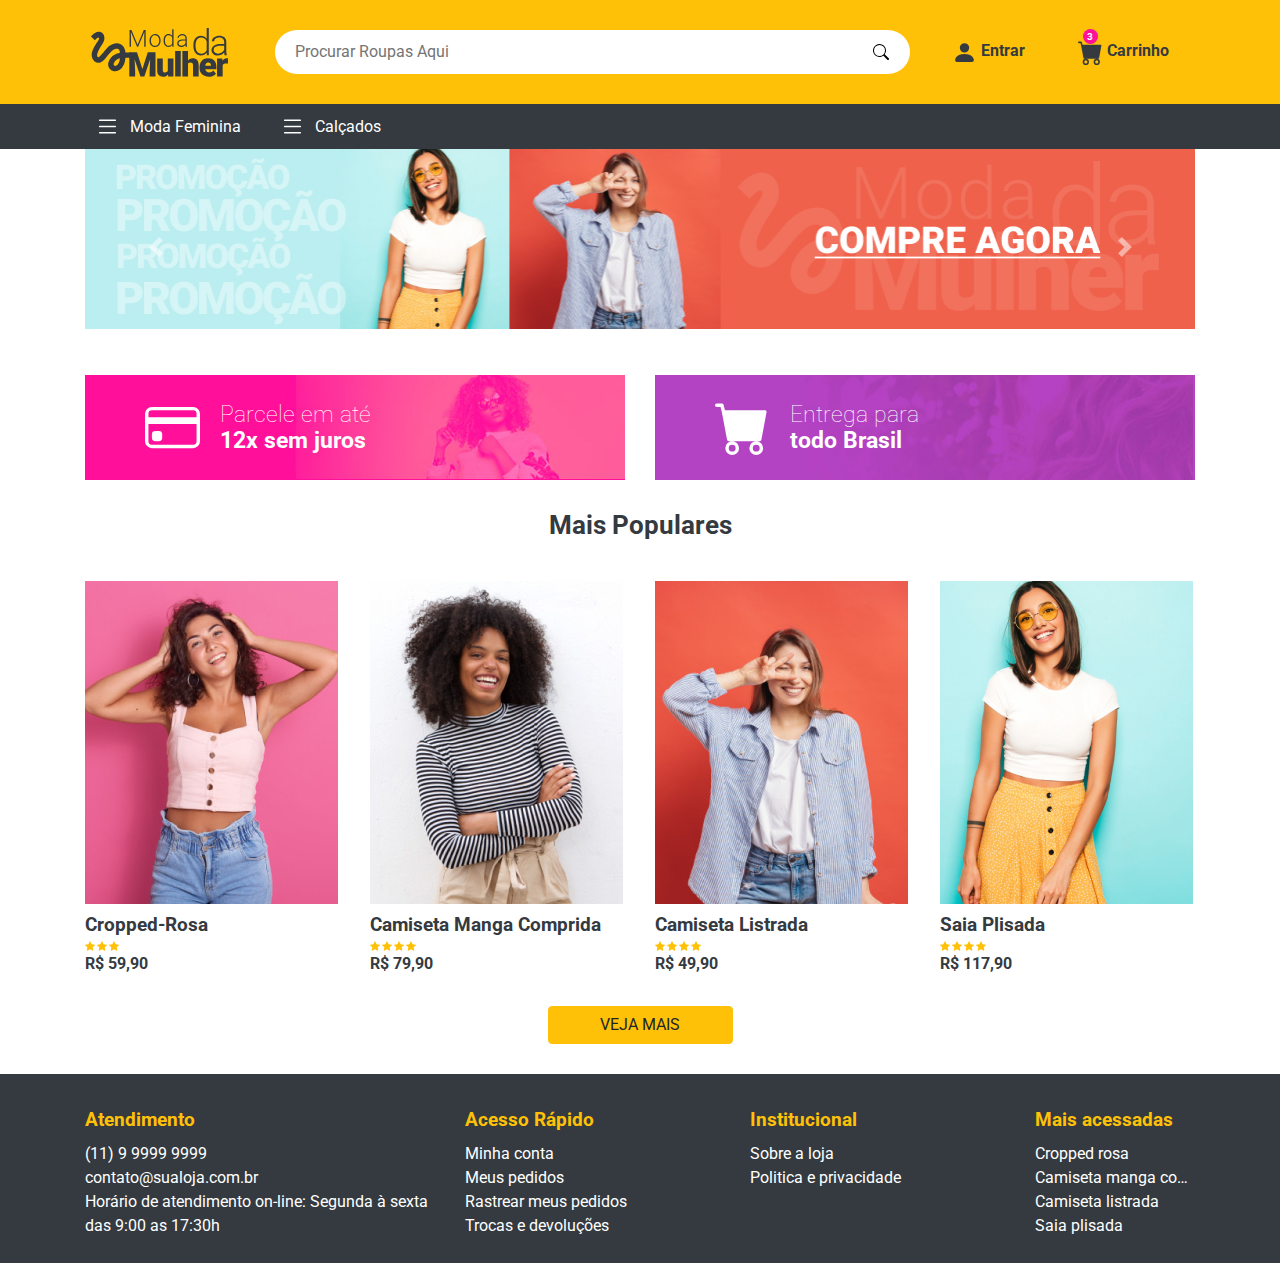
<file: index.html>
<!DOCTYPE html>
<html lang="pr-br">
<head>
  <meta charset="UTF-8">
  <meta name="viewport" content="width=device-width, initial-scale=1.0">
  <title>Loja Virtual</title>
  <link rel="stylesheet" href="./assets/css/style.css">
  <link rel="apple-touch-icon" sizes="57x57" href="./assets/images/favicons/apple-icon-57x57.png">
  <link rel="apple-touch-icon" sizes="60x60" href="./assets/images/favicons/apple-icon-60x60.png">
  <link rel="apple-touch-icon" sizes="72x72" href="./assets/images/favicons/apple-icon-72x72.png">
  <link rel="apple-touch-icon" sizes="76x76" href="./assets/images/favicons/apple-icon-76x76.png">
  <link rel="apple-touch-icon" sizes="114x114" href="./assets/images/favicons/apple-icon-114x114.png">
  <link rel="apple-touch-icon" sizes="120x120" href="./assets/images/favicons/apple-icon-120x120.png">
  <link rel="apple-touch-icon" sizes="144x144" href="./assets/images/favicons/apple-icon-144x144.png">
  <link rel="apple-touch-icon" sizes="152x152" href="./assets/images/favicons/apple-icon-152x152.png">
  <link rel="apple-touch-icon" sizes="180x180" href="./assets/images/favicons/apple-icon-180x180.png">
  <link rel="icon" type="image/png" sizes="192x192"  href="./assets/images/favicons/android-icon-192x192.png">
  <link rel="icon" type="image/png" sizes="32x32" href="./assets/images/favicons/favicon-32x32.png">
  <link rel="icon" type="image/png" sizes="96x96" href="./assets/images/favicons/favicon-96x96.png">
  <link rel="icon" type="image/png" sizes="16x16" href="./assets/images/favicons/favicon-16x16.png">
  <link rel="manifest" href="./assets/images/favicons/manifest.json">
  <meta name="msapplication-TileColor" content="#FFC107">
  <meta name="msapplication-TileImage" content="./assets/images/favicons/ms-icon-144x144.png">
  <meta name="theme-color" content="#FFC107">
</head>
<body>
  
  <header class="container-fluid">
    <section class="container">
      <article class="row d-flex align-items-center">
        <a href="#"
         class="col-md-2">
         <img src="./assets/images/logo.svg" alt="Logo Moda de Mulher">
        </a>
        <form action="#" class="col-md-7 d-flex align-items-center">
          <input type="text" name="name" placeholder="Procurar Roupas Aqui">
          <button class="d-flex align-items-center">
            <svg xmlns="http://www.w3.org/2000/svg" width="1em" height="1em" fill="currentColor" class="bi bi-search" viewBox="0 0 16 16">
              <path d="M11.742 10.344a6.5 6.5 0 1 0-1.397 1.398h-.001q.044.06.098.115l3.85 3.85a1 1 0 0 0 1.415-1.414l-3.85-3.85a1 1 0 0 0-.115-.1zM12 6.5a5.5 5.5 0 1 1-11 0 5.5 5.5 0 0 1 11 0"/>
            </svg>
          </button>
        </form>
        <ul class="col-md-3 nav align-items-center justify-content-around">
          <li class="nav-item">
            <a href="#">
              <svg xmlns="http://www.w3.org/2000/svg" width="1em" height="1em" fill="currentColor" class="bi bi-person-fill" viewBox="0 0 16 16">
                <path d="M3 14s-1 0-1-1 1-4 6-4 6 3 6 4-1 1-1 1zm5-6a3 3 0 1 0 0-6 3 3 0 0 0 0 6"/>
              </svg>
              Entrar
            </a>
          </li>
          <li class="nav-item">
            <a href="#">
              <span class="notificacao d-flex align-items-center justify-content-center">3</span>
              <svg xmlns="http://www.w3.org/2000/svg" width="1em" height="1em" fill="currentColor" class="bi bi-cart-fill" viewBox="0 0 16 16">
                <path d="M0 1.5A.5.5 0 0 1 .5 1H2a.5.5 0 0 1 .485.379L2.89 3H14.5a.5.5 0 0 1 .491.592l-1.5 8A.5.5 0 0 1 13 12H4a.5.5 0 0 1-.491-.408L2.01 3.607 1.61 2H.5a.5.5 0 0 1-.5-.5M5 12a2 2 0 1 0 0 4 2 2 0 0 0 0-4m7 0a2 2 0 1 0 0 4 2 2 0 0 0 0-4m-7 1a1 1 0 1 1 0 2 1 1 0 0 1 0-2m7 0a1 1 0 1 1 0 2 1 1 0 0 1 0-2"/>
              </svg>
              Carrinho
            </a>
          </li>
        </ul>
      </article>
    </section>
  </header>

  <nav class="container-fluid nav-produtos">
    <section class="container">
      <ul class="nav">
        <li class="col-md-2 nav-item d-flex align-items-center">
          <svg xmlns="http://www.w3.org/2000/svg" width="1em" height="1em" fill="currentColor" class="bi bi-list" viewBox="0 0 16 16">
            <path fill-rule="evenodd" d="M2.5 12a.5.5 0 0 1 .5-.5h10a.5.5 0 0 1 0 1H3a.5.5 0 0 1-.5-.5m0-4a.5.5 0 0 1 .5-.5h10a.5.5 0 0 1 0 1H3a.5.5 0 0 1-.5-.5m0-4a.5.5 0 0 1 .5-.5h10a.5.5 0 0 1 0 1H3a.5.5 0 0 1-.5-.5"/>
          </svg>
          Moda Feminina
          <ul class="nav flex-column">
            <li class="nav-item">
              <a href="#">
            Lançamentos
              </a>
            </li>
            <li class="nav-item">
              <a href="#">
            Plus Size
              </a>
            </li>
            <li class="nav-item">
              <a href="#">
            Moda Praia
              </a>
            </li>
            <li class="nav-item">
              <a href="#">
            Acessórios
              </a>
            </li>
            <li class="nav-item">
              <a href="#">
            Promoção
              </a>
            </li>
          </ul>
        </li>
        <li class="ncol-md-2 av-item d-flex align-items-center">
          <svg xmlns="http://www.w3.org/2000/svg" width="1em" height="1em" fill="currentColor" class="bi bi-list" viewBox="0 0 16 16">
            <path fill-rule="evenodd" d="M2.5 12a.5.5 0 0 1 .5-.5h10a.5.5 0 0 1 0 1H3a.5.5 0 0 1-.5-.5m0-4a.5.5 0 0 1 .5-.5h10a.5.5 0 0 1 0 1H3a.5.5 0 0 1-.5-.5m0-4a.5.5 0 0 1 .5-.5h10a.5.5 0 0 1 0 1H3a.5.5 0 0 1-.5-.5"/>
          </svg>
          Calçados
        </li>
      </ul>
    </section>
  </nav>

  <main>
    <section id="banner-promocionais" class="container carousel slide" data-ride="carousel">
      <article class="carousel-inner">
        <figure class="carousel-item active">
          <img src="./assets/images/banner-1.jpg" class="d-block w-100" alt="Banner Promocional Lançamento Verão">
        </figure>

        <figure class="carousel-item">
          <img src="./assets/images/banner-2.jpg" class="d-block w-100" alt="Banner Promocional Diversos itens da Loja">
        </figure>
      </article>
    <button class="carousel-control-prev" type="button" data-target="#banner-promocionais" data-slide="prev">
        <span class="carousel-control-prev-icon" aria-hidden="true"></span>
        <span class="sr-only">Previous</span>
      </button>
      <button class="carousel-control-next" type="button" data-target="#banner-promocionais" data-slide="next">
        <span class="carousel-control-next-icon" aria-hidden="true"></span>
        <span class="sr-only">Next</span>
      </button>
    </section>

    <section class="container banner-promocionais-statico">
      <section class="row">
        
          <article class="col-md-6">
            <div class="banner-promocionais-statico-12x d-flex align-items-center">
              <svg xmlns="http://www.w3.org/2000/svg" width="1em" height="1em" fill="currentColor" class="bi bi-credit-card" viewBox="0 0 16 16">
                <path d="M0 4a2 2 0 0 1 2-2h12a2 2 0 0 1 2 2v8a2 2 0 0 1-2 2H2a2 2 0 0 1-2-2zm2-1a1 1 0 0 0-1 1v1h14V4a1 1 0 0 0-1-1zm13 4H1v5a1 1 0 0 0 1 1h12a1 1 0 0 0 1-1z"/>
                <path d="M2 10a1 1 0 0 1 1-1h1a1 1 0 0 1 1 1v1a1 1 0 0 1-1 1H3a1 1 0 0 1-1-1z"/>
              </svg>
              <p>
                Parcele em até<br>
                <strong>
                  12x sem juros
                </strong>
              </p>
            </div>
          </article>
          <article class="col-md-6">
            <div class="banner-promocionais-statico-todo-br d-flex align-items-center">
              <svg xmlns="http://www.w3.org/2000/svg" width="1em" height="1em" fill="currentColor" class="bi bi-cart-fill" viewBox="0 0 16 16">
                <path d="M0 1.5A.5.5 0 0 1 .5 1H2a.5.5 0 0 1 .485.379L2.89 3H14.5a.5.5 0 0 1 .491.592l-1.5 8A.5.5 0 0 1 13 12H4a.5.5 0 0 1-.491-.408L2.01 3.607 1.61 2H.5a.5.5 0 0 1-.5-.5M5 12a2 2 0 1 0 0 4 2 2 0 0 0 0-4m7 0a2 2 0 1 0 0 4 2 2 0 0 0 0-4m-7 1a1 1 0 1 1 0 2 1 1 0 0 1 0-2m7 0a1 1 0 1 1 0 2 1 1 0 0 1 0-2"/>
              </svg>
              <p>
                Entrega para<br>
                <strong>
                  todo Brasil
                </strong>
              </p>
            </div>
          </article>
      </section>
    </section>

    <section class="container produtos">
      <h1 class="text-center">Mais Populares</h1>
      
      <article class="row">
        <a href="#" class="col-md-3 produtos-container">
        <img src="./assets/images/cropped-rosa.jpg" class="img-fluid" alt="Cropped Rosa">
          <article class="produtos-item">
            <h2>Cropped-Rosa</h2>
            <div class="produtos-stars">
              <svg xmlns="http://www.w3.org/2000/svg" width="1em" height="1em" fill="currentColor" class="bi bi-star-fill" viewBox="0 0 16 16">
                <path d="M3.612 15.443c-.386.198-.824-.149-.746-.592l.83-4.73L.173 6.765c-.329-.314-.158-.888.283-.95l4.898-.696L7.538.792c.197-.39.73-.39.927 0l2.184 4.327 4.898.696c.441.062.612.636.282.95l-3.522 3.356.83 4.73c.078.443-.36.79-.746.592L8 13.187l-4.389 2.256z"/>
              </svg>
              <svg xmlns="http://www.w3.org/2000/svg" width="1em" height="1em" fill="currentColor" class="bi bi-star-fill" viewBox="0 0 16 16">
                <path d="M3.612 15.443c-.386.198-.824-.149-.746-.592l.83-4.73L.173 6.765c-.329-.314-.158-.888.283-.95l4.898-.696L7.538.792c.197-.39.73-.39.927 0l2.184 4.327 4.898.696c.441.062.612.636.282.95l-3.522 3.356.83 4.73c.078.443-.36.79-.746.592L8 13.187l-4.389 2.256z"/>
              </svg>
              <svg xmlns="http://www.w3.org/2000/svg" width="1em" height="1em" fill="currentColor" class="bi bi-star-fill" viewBox="0 0 16 16">
                <path d="M3.612 15.443c-.386.198-.824-.149-.746-.592l.83-4.73L.173 6.765c-.329-.314-.158-.888.283-.95l4.898-.696L7.538.792c.197-.39.73-.39.927 0l2.184 4.327 4.898.696c.441.062.612.636.282.95l-3.522 3.356.83 4.73c.078.443-.36.79-.746.592L8 13.187l-4.389 2.256z"/>
              </svg>
            </div>
            <strong class="produtos-preco">
              R$ 59,90
            </strong>
          </article>
        </a>
        <a href="#" class="col-md-3 produtos-container">
          <img src="./assets/images/camiseta-manga-comprida.jpg" class="img-fluid" alt="Camiseta Manga Comprida">
          <article class="produtos-item">
            <h2>Camiseta Manga Comprida</h2>
            <div class="produtos-stars">
              <svg xmlns="http://www.w3.org/2000/svg" width="1em" height="1em" fill="currentColor" class="bi bi-star-fill" viewBox="0 0 16 16">
                <path d="M3.612 15.443c-.386.198-.824-.149-.746-.592l.83-4.73L.173 6.765c-.329-.314-.158-.888.283-.95l4.898-.696L7.538.792c.197-.39.73-.39.927 0l2.184 4.327 4.898.696c.441.062.612.636.282.95l-3.522 3.356.83 4.73c.078.443-.36.79-.746.592L8 13.187l-4.389 2.256z"/>
              </svg>
              <svg xmlns="http://www.w3.org/2000/svg" width="1em" height="1em" fill="currentColor" class="bi bi-star-fill" viewBox="0 0 16 16">
                <path d="M3.612 15.443c-.386.198-.824-.149-.746-.592l.83-4.73L.173 6.765c-.329-.314-.158-.888.283-.95l4.898-.696L7.538.792c.197-.39.73-.39.927 0l2.184 4.327 4.898.696c.441.062.612.636.282.95l-3.522 3.356.83 4.73c.078.443-.36.79-.746.592L8 13.187l-4.389 2.256z"/>
              </svg>
              <svg xmlns="http://www.w3.org/2000/svg" width="1em" height="1em" fill="currentColor" class="bi bi-star-fill" viewBox="0 0 16 16">
                <path d="M3.612 15.443c-.386.198-.824-.149-.746-.592l.83-4.73L.173 6.765c-.329-.314-.158-.888.283-.95l4.898-.696L7.538.792c.197-.39.73-.39.927 0l2.184 4.327 4.898.696c.441.062.612.636.282.95l-3.522 3.356.83 4.73c.078.443-.36.79-.746.592L8 13.187l-4.389 2.256z"/>
              </svg>
              <svg xmlns="http://www.w3.org/2000/svg" width="1em" height="1em" fill="currentColor" class="bi bi-star-fill" viewBox="0 0 16 16">
                <path d="M3.612 15.443c-.386.198-.824-.149-.746-.592l.83-4.73L.173 6.765c-.329-.314-.158-.888.283-.95l4.898-.696L7.538.792c.197-.39.73-.39.927 0l2.184 4.327 4.898.696c.441.062.612.636.282.95l-3.522 3.356.83 4.73c.078.443-.36.79-.746.592L8 13.187l-4.389 2.256z"/>
              </svg>
            </div>
            <strong class="produtos-preco">
              R$ 79,90
            </strong>
          </article>
        </a>
        <a href="#" class="col-md-3 produtos-container">
          <img src="./assets/images/camiseta-listrada.jpg" class="img-fluid" alt="Camiseta Listrada">
          <article class="produtos-item">
            <h2>Camiseta Listrada</h2>
            <div class="produtos-stars">
              <svg xmlns="http://www.w3.org/2000/svg" width="1em" height="1em" fill="currentColor" class="bi bi-star-fill" viewBox="0 0 16 16">
                <path d="M3.612 15.443c-.386.198-.824-.149-.746-.592l.83-4.73L.173 6.765c-.329-.314-.158-.888.283-.95l4.898-.696L7.538.792c.197-.39.73-.39.927 0l2.184 4.327 4.898.696c.441.062.612.636.282.95l-3.522 3.356.83 4.73c.078.443-.36.79-.746.592L8 13.187l-4.389 2.256z"/>
              </svg>
              <svg xmlns="http://www.w3.org/2000/svg" width="1em" height="1em" fill="currentColor" class="bi bi-star-fill" viewBox="0 0 16 16">
                <path d="M3.612 15.443c-.386.198-.824-.149-.746-.592l.83-4.73L.173 6.765c-.329-.314-.158-.888.283-.95l4.898-.696L7.538.792c.197-.39.73-.39.927 0l2.184 4.327 4.898.696c.441.062.612.636.282.95l-3.522 3.356.83 4.73c.078.443-.36.79-.746.592L8 13.187l-4.389 2.256z"/>
              </svg>
              <svg xmlns="http://www.w3.org/2000/svg" width="1em" height="1em" fill="currentColor" class="bi bi-star-fill" viewBox="0 0 16 16">
                <path d="M3.612 15.443c-.386.198-.824-.149-.746-.592l.83-4.73L.173 6.765c-.329-.314-.158-.888.283-.95l4.898-.696L7.538.792c.197-.39.73-.39.927 0l2.184 4.327 4.898.696c.441.062.612.636.282.95l-3.522 3.356.83 4.73c.078.443-.36.79-.746.592L8 13.187l-4.389 2.256z"/>
              </svg>
              <svg xmlns="http://www.w3.org/2000/svg" width="1em" height="1em" fill="currentColor" class="bi bi-star-fill" viewBox="0 0 16 16">
                <path d="M3.612 15.443c-.386.198-.824-.149-.746-.592l.83-4.73L.173 6.765c-.329-.314-.158-.888.283-.95l4.898-.696L7.538.792c.197-.39.73-.39.927 0l2.184 4.327 4.898.696c.441.062.612.636.282.95l-3.522 3.356.83 4.73c.078.443-.36.79-.746.592L8 13.187l-4.389 2.256z"/>
              </svg>
            </div>
            <strong class="produtos-preco">
              R$ 49,90
            </strong>
          </article>
        </a>
        <a href="#" class="col-md-3 produtos-container">
          <img src="./assets/images/saia-plisada.jpg" class="img-fluid" alt="Saia Plisada">
          <article class="produtos-item">
            <h2>Saia Plisada</h2>
            <div class="produtos-stars">
              <svg xmlns="http://www.w3.org/2000/svg" width="1em" height="1em" fill="currentColor" class="bi bi-star-fill" viewBox="0 0 16 16">
                <path d="M3.612 15.443c-.386.198-.824-.149-.746-.592l.83-4.73L.173 6.765c-.329-.314-.158-.888.283-.95l4.898-.696L7.538.792c.197-.39.73-.39.927 0l2.184 4.327 4.898.696c.441.062.612.636.282.95l-3.522 3.356.83 4.73c.078.443-.36.79-.746.592L8 13.187l-4.389 2.256z"/>
              </svg>
              <svg xmlns="http://www.w3.org/2000/svg" width="1em" height="1em" fill="currentColor" class="bi bi-star-fill" viewBox="0 0 16 16">
                <path d="M3.612 15.443c-.386.198-.824-.149-.746-.592l.83-4.73L.173 6.765c-.329-.314-.158-.888.283-.95l4.898-.696L7.538.792c.197-.39.73-.39.927 0l2.184 4.327 4.898.696c.441.062.612.636.282.95l-3.522 3.356.83 4.73c.078.443-.36.79-.746.592L8 13.187l-4.389 2.256z"/>
              </svg>
              <svg xmlns="http://www.w3.org/2000/svg" width="1em" height="1em" fill="currentColor" class="bi bi-star-fill" viewBox="0 0 16 16">
                <path d="M3.612 15.443c-.386.198-.824-.149-.746-.592l.83-4.73L.173 6.765c-.329-.314-.158-.888.283-.95l4.898-.696L7.538.792c.197-.39.73-.39.927 0l2.184 4.327 4.898.696c.441.062.612.636.282.95l-3.522 3.356.83 4.73c.078.443-.36.79-.746.592L8 13.187l-4.389 2.256z"/>
              </svg>
              <svg xmlns="http://www.w3.org/2000/svg" width="1em" height="1em" fill="currentColor" class="bi bi-star-fill" viewBox="0 0 16 16">
                <path d="M3.612 15.443c-.386.198-.824-.149-.746-.592l.83-4.73L.173 6.765c-.329-.314-.158-.888.283-.95l4.898-.696L7.538.792c.197-.39.73-.39.927 0l2.184 4.327 4.898.696c.441.062.612.636.282.95l-3.522 3.356.83 4.73c.078.443-.36.79-.746.592L8 13.187l-4.389 2.256z"/>
              </svg>
            </div>
            <strong class="produtos-preco">
              R$ 117,90
            </strong>
          </article>
        </a>
      </article>      <div class="d-flex justify-content-center">
      <button type="button" class="btn btn-warning col-md-2">VEJA MAIS</button>
      </div>
    </section>

  </main>
  
  <footer class="container-fluid">
    <section class="container">
      <section class="row">
        <article class="col-md-4">
          <h4>Atendimento</h4>
          <ul class="nav flex-column">
            <li class="nav-item">
              <a href="tel:+5511999999999">(11) 9 9999 9999</a>
            </li>
            <li class="nav-item">
              <a href="mailto:contato@sualoja.com.br">contato@sualoja.com.br</a>
            </li>
            <li class="nav-item">
             Horário de atendimento on-line: Segunda à sexta das 9:00 as 17:30h
            </li>
          </ul>
        </article>
        <article class="col-md-3">
          <h4>Acesso Rápido</h4>
          <ul class="nav flex-column">
            <li class="nav-item">
              <a href="#">Minha conta</a>
            </li>
            <li class="nav-item">
              <a href="#">Meus pedidos</a>
            </li>
            <li class="nav-item">
              <a href="#">Rastrear meus pedidos</a>
            </li>
            <li class="nav-item">
              <a href="#">Trocas e devoluções</a>
            </li>
          </ul>
        </article>
        <article class="col-md-3">
          <h4>Institucional</h4>
          <ul class="nav flex-column">
            <li class="nav-item">
              <a href="#">Sobre a loja</a>
            </li>
            <li class="nav-item">
              <a href="#">Politica e privacidade</a>
            </li>
          </ul>
        </article>
        <article class="col-md-2">
          <h4>Mais acessadas</h4>
          <ul class="nav flex-column">
            <li class="nav-item">
              <a href="#">Cropped rosa</a>
            </li>
            <li class="nav-item ellipsis">
              <a href="#">Camiseta manga comprida</a>
            </li>
            <li class="nav-item">
              <a href="#">Camiseta listrada</a>
            </li>
            <li class="nav-item">
              <a href="#">Saia plisada</a>
            </li>
          </ul>
        </article>
      </section>
    </section>
  </footer>



<script src="./assets/js/jquery.slim.min.js"></script>
<script src="./assets/js/popper.min.js"></script>
<script src="./assets/js/bootstrap.bundle.min.js"></script>
</body>
</html>
</file>
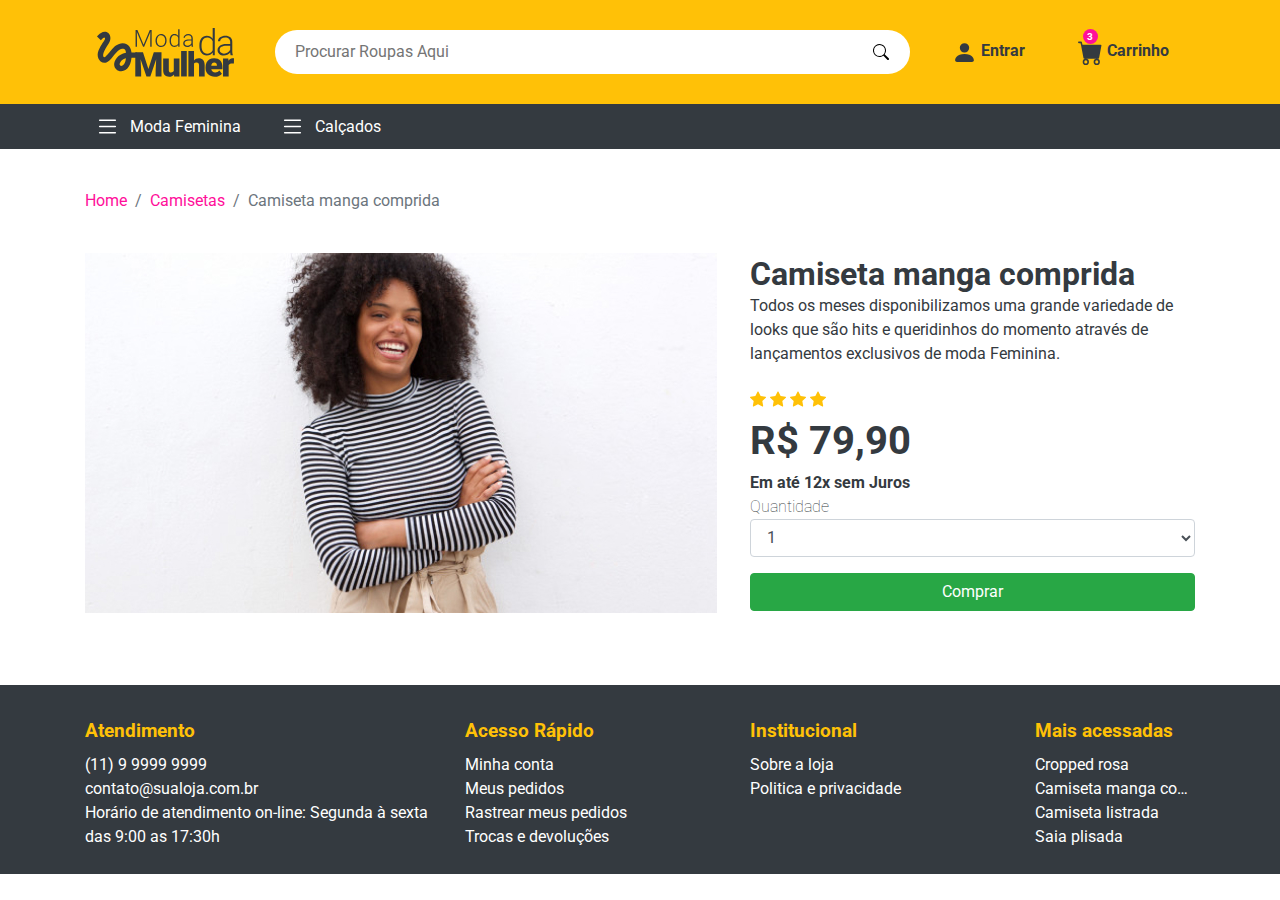
<file: camiseta-manga-comprida.html>
<!DOCTYPE html>
<html lang="pr-br">
<head>
  <meta charset="UTF-8">
  <meta name="viewport" content="width=device-width, initial-scale=1.0">
  <title>Loja Virtual - Camiseta Manga Comprida</title>
  <link rel="stylesheet" href="./assets/css/style.css">
  <link rel="apple-touch-icon" sizes="57x57" href="./assets/images/favicons/apple-icon-57x57.png">
  <link rel="apple-touch-icon" sizes="60x60" href="./assets/images/favicons/apple-icon-60x60.png">
  <link rel="apple-touch-icon" sizes="72x72" href="./assets/images/favicons/apple-icon-72x72.png">
  <link rel="apple-touch-icon" sizes="76x76" href="./assets/images/favicons/apple-icon-76x76.png">
  <link rel="apple-touch-icon" sizes="114x114" href="./assets/images/favicons/apple-icon-114x114.png">
  <link rel="apple-touch-icon" sizes="120x120" href="./assets/images/favicons/apple-icon-120x120.png">
  <link rel="apple-touch-icon" sizes="144x144" href="./assets/images/favicons/apple-icon-144x144.png">
  <link rel="apple-touch-icon" sizes="152x152" href="./assets/images/favicons/apple-icon-152x152.png">
  <link rel="apple-touch-icon" sizes="180x180" href="./assets/images/favicons/apple-icon-180x180.png">
  <link rel="icon" type="image/png" sizes="192x192"  href="./assets/images/favicons/android-icon-192x192.png">
  <link rel="icon" type="image/png" sizes="32x32" href="./assets/images/favicons/favicon-32x32.png">
  <link rel="icon" type="image/png" sizes="96x96" href="./assets/images/favicons/favicon-96x96.png">
  <link rel="icon" type="image/png" sizes="16x16" href="./assets/images/favicons/favicon-16x16.png">
  <link rel="manifest" href="./assets/images/favicons/manifest.json">
  <meta name="msapplication-TileColor" content="#FFC107">
  <meta name="msapplication-TileImage" content="./assets/images/favicons/ms-icon-144x144.png">
  <meta name="theme-color" content="#FFC107">
</head>
<body>
  
  <header class="container-fluid">
    <section class="container">
      <article class="row d-flex align-items-center">
        <a href="./index.html" class="col-md-2 d-flex justify-content-center">
         <img src="./assets/images/logo.svg" class="img-fluid" alt="Logo Moda de Mulher">
        </a>
        <form action="#" class="col-md-7 d-flex align-items-center">
          <input type="text" name="name" placeholder="Procurar Roupas Aqui">
          <button class="d-flex align-items-center">
            <svg xmlns="http://www.w3.org/2000/svg" width="1em" height="1em" fill="currentColor" class="bi bi-search" viewBox="0 0 16 16">
              <path d="M11.742 10.344a6.5 6.5 0 1 0-1.397 1.398h-.001q.044.06.098.115l3.85 3.85a1 1 0 0 0 1.415-1.414l-3.85-3.85a1 1 0 0 0-.115-.1zM12 6.5a5.5 5.5 0 1 1-11 0 5.5 5.5 0 0 1 11 0"/>
            </svg>
          </button>
        </form>
        <ul class="col-md-3 nav align-items-center justify-content-around">
          <li class="nav-item">
            <a href="#">
              <svg xmlns="http://www.w3.org/2000/svg" width="1em" height="1em" fill="currentColor" class="bi bi-person-fill" viewBox="0 0 16 16">
                <path d="M3 14s-1 0-1-1 1-4 6-4 6 3 6 4-1 1-1 1zm5-6a3 3 0 1 0 0-6 3 3 0 0 0 0 6"/>
              </svg>
              Entrar
            </a>
          </li>
          <li class="nav-item">
            <a href="#">
              <span class="notificacao d-flex align-items-center justify-content-center">3</span>
              <svg xmlns="http://www.w3.org/2000/svg" width="1em" height="1em" fill="currentColor" class="bi bi-cart-fill" viewBox="0 0 16 16">
                <path d="M0 1.5A.5.5 0 0 1 .5 1H2a.5.5 0 0 1 .485.379L2.89 3H14.5a.5.5 0 0 1 .491.592l-1.5 8A.5.5 0 0 1 13 12H4a.5.5 0 0 1-.491-.408L2.01 3.607 1.61 2H.5a.5.5 0 0 1-.5-.5M5 12a2 2 0 1 0 0 4 2 2 0 0 0 0-4m7 0a2 2 0 1 0 0 4 2 2 0 0 0 0-4m-7 1a1 1 0 1 1 0 2 1 1 0 0 1 0-2m7 0a1 1 0 1 1 0 2 1 1 0 0 1 0-2"/>
              </svg>
              Carrinho
            </a>
          </li>
        </ul>
      </article>
    </section>
  </header>

  <nav class="container-fluid nav-produtos">
    <section class="container">
      <ul class="nav">
        <li class="col-xl-2 col-lg-3 col-md-12 nav-item d-flex align-items-center">
          <svg xmlns="http://www.w3.org/2000/svg" width="1em" height="1em" fill="currentColor" class="bi bi-list" viewBox="0 0 16 16">
            <path fill-rule="evenodd" d="M2.5 12a.5.5 0 0 1 .5-.5h10a.5.5 0 0 1 0 1H3a.5.5 0 0 1-.5-.5m0-4a.5.5 0 0 1 .5-.5h10a.5.5 0 0 1 0 1H3a.5.5 0 0 1-.5-.5m0-4a.5.5 0 0 1 .5-.5h10a.5.5 0 0 1 0 1H3a.5.5 0 0 1-.5-.5"/>
          </svg>
          Moda Feminina
          <ul class="nav flex-column">
            <li class="nav-item">
              <a href="#">
            Lançamentos
              </a>
            </li>
            <li class="nav-item">
              <a href="#">
            Plus Size
              </a>
            </li>
            <li class="nav-item">
              <a href="#">
            Moda Praia
              </a>
            </li>
            <li class="nav-item">
              <a href="#">
            Acessórios
              </a>
            </li>
            <li class="nav-item">
              <a href="#">
            Promoção
              </a>
            </li>
          </ul>
        </li>
        <li class="col-xl-2 col-lg-3 col-md-12 av-item d-flex align-items-center">
          <svg xmlns="http://www.w3.org/2000/svg" width="1em" height="1em" fill="currentColor" class="bi bi-list" viewBox="0 0 16 16">
            <path fill-rule="evenodd" d="M2.5 12a.5.5 0 0 1 .5-.5h10a.5.5 0 0 1 0 1H3a.5.5 0 0 1-.5-.5m0-4a.5.5 0 0 1 .5-.5h10a.5.5 0 0 1 0 1H3a.5.5 0 0 1-.5-.5m0-4a.5.5 0 0 1 .5-.5h10a.5.5 0 0 1 0 1H3a.5.5 0 0 1-.5-.5"/>
          </svg>
          Calçados
        </li>
      </ul>
    </section>
  </nav>

  <main>
    
    <section class="container">
      <nav aria-label="breadcrumb">
        <ol class="breadcrumb">
          <li class="breadcrumb-item"><a href="./index.html">Home</a></li>
          <li class="breadcrumb-item"><a href="./camisetas.html">Camisetas</a></li>
          <li class="breadcrumb-item active" aria-current="page">Camiseta manga comprida</li>
        </ol>
      </nav>

      <article class="row produtos-compra">
        <figure class="col-md-7 mb-3">
          <img src="./assets/images/foto-carrinho-camiseta-manga-comprida.jpg" class="img-fluid" alt="Camiseta manga comprida">
        </figure>
        <section class="col-md-5 mb-3 d-flex flex-column justify-content-around">
          <article class="produtos-conteudo">
            <h1>Camiseta manga comprida</h1>
            <p>Todos os meses disponibilizamos uma grande variedade de looks que são hits e queridinhos do momento através de lançamentos exclusivos de moda Feminina.
            </p>
          </article>
          <article class="produtos-preco">
            <div class="produtos-stars">
              <svg xmlns="http://www.w3.org/2000/svg" width="1em" height="1em" fill="currentColor" class="bi bi-star-fill" viewBox="0 0 16 16">
                <path d="M3.612 15.443c-.386.198-.824-.149-.746-.592l.83-4.73L.173 6.765c-.329-.314-.158-.888.283-.95l4.898-.696L7.538.792c.197-.39.73-.39.927 0l2.184 4.327 4.898.696c.441.062.612.636.282.95l-3.522 3.356.83 4.73c.078.443-.36.79-.746.592L8 13.187l-4.389 2.256z"/>
              </svg>
              <svg xmlns="http://www.w3.org/2000/svg" width="1em" height="1em" fill="currentColor" class="bi bi-star-fill" viewBox="0 0 16 16">
                <path d="M3.612 15.443c-.386.198-.824-.149-.746-.592l.83-4.73L.173 6.765c-.329-.314-.158-.888.283-.95l4.898-.696L7.538.792c.197-.39.73-.39.927 0l2.184 4.327 4.898.696c.441.062.612.636.282.95l-3.522 3.356.83 4.73c.078.443-.36.79-.746.592L8 13.187l-4.389 2.256z"/>
              </svg>
              <svg xmlns="http://www.w3.org/2000/svg" width="1em" height="1em" fill="currentColor" class="bi bi-star-fill" viewBox="0 0 16 16">
                <path d="M3.612 15.443c-.386.198-.824-.149-.746-.592l.83-4.73L.173 6.765c-.329-.314-.158-.888.283-.95l4.898-.696L7.538.792c.197-.39.73-.39.927 0l2.184 4.327 4.898.696c.441.062.612.636.282.95l-3.522 3.356.83 4.73c.078.443-.36.79-.746.592L8 13.187l-4.389 2.256z"/>
              </svg>
              <svg xmlns="http://www.w3.org/2000/svg" width="1em" height="1em" fill="currentColor" class="bi bi-star-fill" viewBox="0 0 16 16">
                <path d="M3.612 15.443c-.386.198-.824-.149-.746-.592l.83-4.73L.173 6.765c-.329-.314-.158-.888.283-.95l4.898-.696L7.538.792c.197-.39.73-.39.927 0l2.184 4.327 4.898.696c.441.062.612.636.282.95l-3.522 3.356.83 4.73c.078.443-.36.79-.746.592L8 13.187l-4.389 2.256z"/>
              </svg>
            </div>
            <strong>
              R$ 79,90
              <span class="d-block">
                Em até 12x sem Juros
              </span>
            </strong>
            <form action="#">
              <div class="form-group">
                <label for="produtos-quantidade-itens">Quantidade</label>
                <select class="form-control" id="produtos-quantidade-itens">
                  <option>1</option>
                  <option>2</option>
                  <option>3</option>
                  <option>4</option>
                  <option>5</option>
                </select>
              </div>
              <button type="submit" class="btn btn-success col-md-12">Comprar</button>
            </form>
          </article>
        </section>
        <div class="fb-comments col-md-12 mt-2 mb-5" data-href="http://127.0.0.1:5500/Ecommerce/camiseta-manga-comprida.html" data-width="100%" data-numposts="5"></div>
      </article>
    </section>

  </main>
  
  <footer class="container-fluid">
    <section class="container">
      <section class="row">
        <article class="col-md-4">
          <h4>Atendimento</h4>
          <ul class="nav flex-column">
            <li class="nav-item">
              <a href="tel:+5511999999999">(11) 9 9999 9999</a>
            </li>
            <li class="nav-item">
              <a href="mailto:contato@sualoja.com.br">contato@sualoja.com.br</a>
            </li>
            <li class="nav-item">
             Horário de atendimento on-line: Segunda à sexta das 9:00 as 17:30h
            </li>
          </ul>
        </article>
        <article class="col-md-3">
          <h4>Acesso Rápido</h4>
          <ul class="nav flex-column">
            <li class="nav-item">
              <a href="#">Minha conta</a>
            </li>
            <li class="nav-item">
              <a href="#">Meus pedidos</a>
            </li>
            <li class="nav-item">
              <a href="#">Rastrear meus pedidos</a>
            </li>
            <li class="nav-item">
              <a href="#">Trocas e devoluções</a>
            </li>
          </ul>
        </article>
        <article class="col-md-3">
          <h4>Institucional</h4>
          <ul class="nav flex-column">
            <li class="nav-item">
              <a href="#">Sobre a loja</a>
            </li>
            <li class="nav-item">
              <a href="#">Politica e privacidade</a>
            </li>
          </ul>
        </article>
        <article class="col-md-2">
          <h4>Mais acessadas</h4>
          <ul class="nav flex-column">
            <li class="nav-item">
              <a href="#">Cropped rosa</a>
            </li>
            <li class="nav-item ellipsis">
              <a href="#">Camiseta manga comprida</a>
            </li>
            <li class="nav-item">
              <a href="#">Camiseta listrada</a>
            </li>
            <li class="nav-item">
              <a href="#">Saia plisada</a>
            </li>
          </ul>
        </article>
      </section>
    </section>
  </footer>



<script src="./assets/js/jquery.slim.min.js"></script>
<script src="./assets/js/popper.min.js"></script>
<script src="./assets/js/bootstrap.bundle.min.js"></script>
<div id="fb-root"></div>
<script async defer crossorigin="anonymous" src="https://connect.facebook.net/pt_BR/sdk.js#xfbml=1&version=v19.0" nonce="B4TWkwOI"></script>
</body>
</html>
</file>
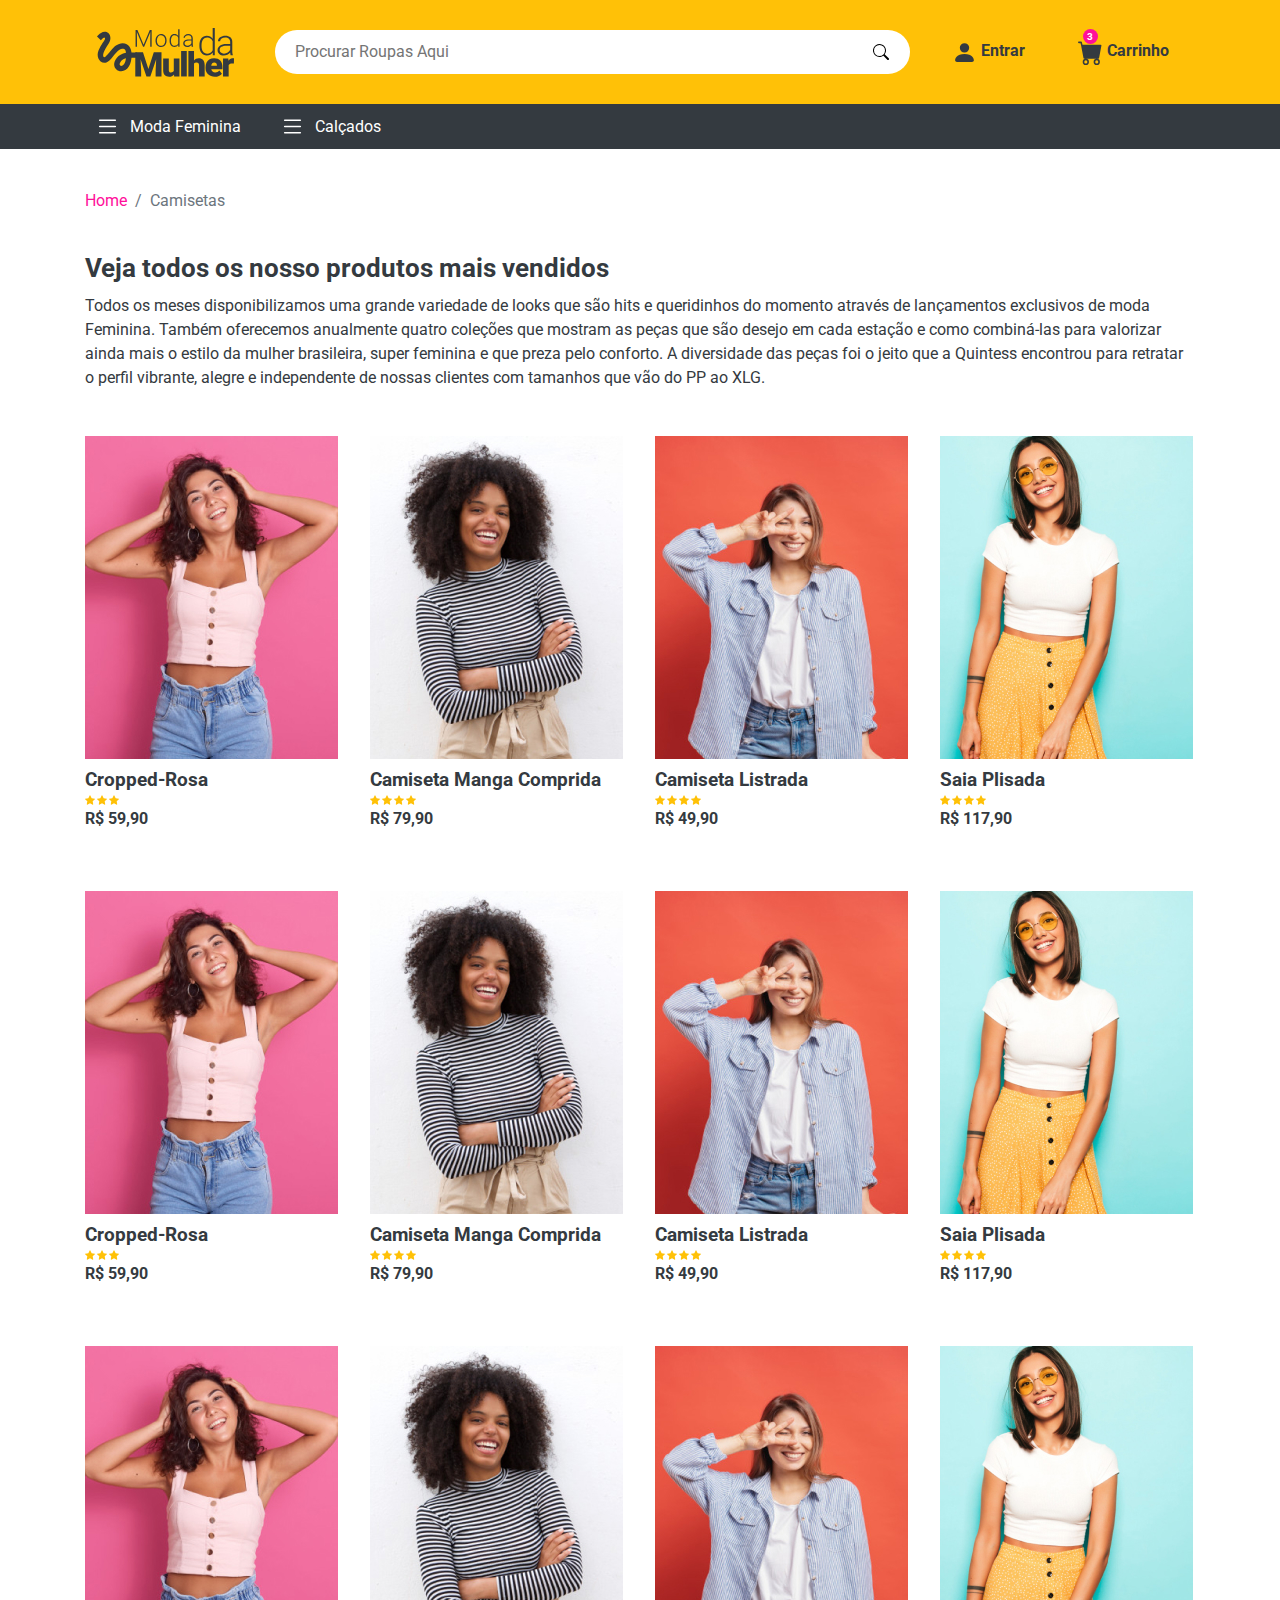
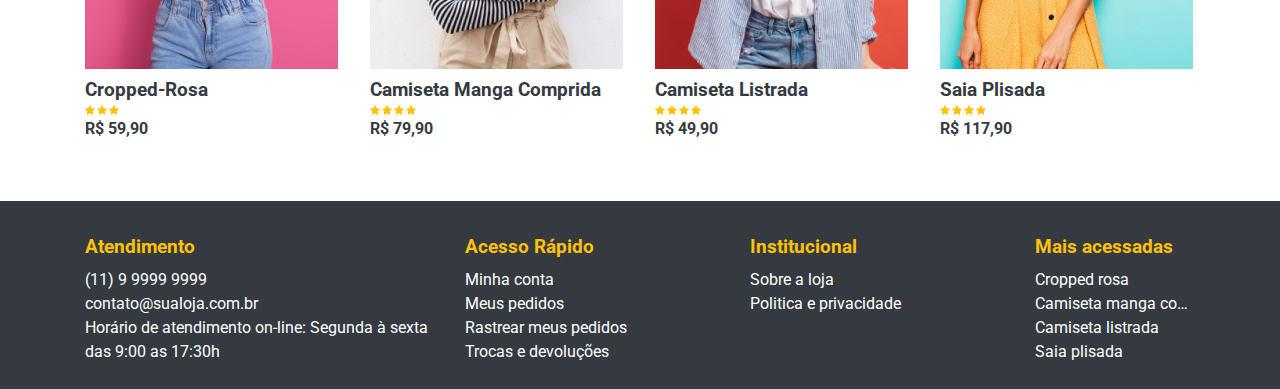
<file: camisetas.html>
<!DOCTYPE html>
<html lang="pr-br">
<head>
  <meta charset="UTF-8">
  <meta name="viewport" content="width=device-width, initial-scale=1.0">
  <title>Loja Virtual - Camisetas</title>
  <link rel="stylesheet" href="./assets/css/style.css">
  <link rel="apple-touch-icon" sizes="57x57" href="./assets/images/favicons/apple-icon-57x57.png">
  <link rel="apple-touch-icon" sizes="60x60" href="./assets/images/favicons/apple-icon-60x60.png">
  <link rel="apple-touch-icon" sizes="72x72" href="./assets/images/favicons/apple-icon-72x72.png">
  <link rel="apple-touch-icon" sizes="76x76" href="./assets/images/favicons/apple-icon-76x76.png">
  <link rel="apple-touch-icon" sizes="114x114" href="./assets/images/favicons/apple-icon-114x114.png">
  <link rel="apple-touch-icon" sizes="120x120" href="./assets/images/favicons/apple-icon-120x120.png">
  <link rel="apple-touch-icon" sizes="144x144" href="./assets/images/favicons/apple-icon-144x144.png">
  <link rel="apple-touch-icon" sizes="152x152" href="./assets/images/favicons/apple-icon-152x152.png">
  <link rel="apple-touch-icon" sizes="180x180" href="./assets/images/favicons/apple-icon-180x180.png">
  <link rel="icon" type="image/png" sizes="192x192"  href="./assets/images/favicons/android-icon-192x192.png">
  <link rel="icon" type="image/png" sizes="32x32" href="./assets/images/favicons/favicon-32x32.png">
  <link rel="icon" type="image/png" sizes="96x96" href="./assets/images/favicons/favicon-96x96.png">
  <link rel="icon" type="image/png" sizes="16x16" href="./assets/images/favicons/favicon-16x16.png">
  <link rel="manifest" href="./assets/images/favicons/manifest.json">
  <meta name="msapplication-TileColor" content="#FFC107">
  <meta name="msapplication-TileImage" content="./assets/images/favicons/ms-icon-144x144.png">
  <meta name="theme-color" content="#FFC107">
</head>
<body>
  
  <header class="container-fluid">
    <section class="container">
      <article class="row d-flex align-items-center">
        <a href="./index.html" class="col-md-2 d-flex justify-content-center">
         <img src="./assets/images/logo.svg" class="img-fluid" alt="Logo Moda de Mulher">
        </a>
        <form action="#" class="col-md-7 d-flex align-items-center">
          <input type="text" name="name" placeholder="Procurar Roupas Aqui">
          <button class="d-flex align-items-center">
            <svg xmlns="http://www.w3.org/2000/svg" width="1em" height="1em" fill="currentColor" class="bi bi-search" viewBox="0 0 16 16">
              <path d="M11.742 10.344a6.5 6.5 0 1 0-1.397 1.398h-.001q.044.06.098.115l3.85 3.85a1 1 0 0 0 1.415-1.414l-3.85-3.85a1 1 0 0 0-.115-.1zM12 6.5a5.5 5.5 0 1 1-11 0 5.5 5.5 0 0 1 11 0"/>
            </svg>
          </button>
        </form>
        <ul class="col-md-3 nav align-items-center justify-content-around">
          <li class="nav-item">
            <a href="#">
              <svg xmlns="http://www.w3.org/2000/svg" width="1em" height="1em" fill="currentColor" class="bi bi-person-fill" viewBox="0 0 16 16">
                <path d="M3 14s-1 0-1-1 1-4 6-4 6 3 6 4-1 1-1 1zm5-6a3 3 0 1 0 0-6 3 3 0 0 0 0 6"/>
              </svg>
              Entrar
            </a>
          </li>
          <li class="nav-item">
            <a href="#">
              <span class="notificacao d-flex align-items-center justify-content-center">3</span>
              <svg xmlns="http://www.w3.org/2000/svg" width="1em" height="1em" fill="currentColor" class="bi bi-cart-fill" viewBox="0 0 16 16">
                <path d="M0 1.5A.5.5 0 0 1 .5 1H2a.5.5 0 0 1 .485.379L2.89 3H14.5a.5.5 0 0 1 .491.592l-1.5 8A.5.5 0 0 1 13 12H4a.5.5 0 0 1-.491-.408L2.01 3.607 1.61 2H.5a.5.5 0 0 1-.5-.5M5 12a2 2 0 1 0 0 4 2 2 0 0 0 0-4m7 0a2 2 0 1 0 0 4 2 2 0 0 0 0-4m-7 1a1 1 0 1 1 0 2 1 1 0 0 1 0-2m7 0a1 1 0 1 1 0 2 1 1 0 0 1 0-2"/>
              </svg>
              Carrinho
            </a>
          </li>
        </ul>
      </article>
    </section>
  </header>

  <nav class="container-fluid nav-produtos">
    <section class="container">
      <ul class="nav">
        <li class="col-xl-2 col-lg-3 col-md-12 nav-item d-flex align-items-center">
          <svg xmlns="http://www.w3.org/2000/svg" width="1em" height="1em" fill="currentColor" class="bi bi-list" viewBox="0 0 16 16">
            <path fill-rule="evenodd" d="M2.5 12a.5.5 0 0 1 .5-.5h10a.5.5 0 0 1 0 1H3a.5.5 0 0 1-.5-.5m0-4a.5.5 0 0 1 .5-.5h10a.5.5 0 0 1 0 1H3a.5.5 0 0 1-.5-.5m0-4a.5.5 0 0 1 .5-.5h10a.5.5 0 0 1 0 1H3a.5.5 0 0 1-.5-.5"/>
          </svg>
          Moda Feminina
          <ul class="nav flex-column">
            <li class="nav-item">
              <a href="#">
            Lançamentos
              </a>
            </li>
            <li class="nav-item">
              <a href="#">
            Plus Size
              </a>
            </li>
            <li class="nav-item">
              <a href="#">
            Moda Praia
              </a>
            </li>
            <li class="nav-item">
              <a href="#">
            Acessórios
              </a>
            </li>
            <li class="nav-item">
              <a href="#">
            Promoção
              </a>
            </li>
          </ul>
        </li>
        <li class="col-xl-2 col-lg-3 col-md-12 av-item d-flex align-items-center">
          <svg xmlns="http://www.w3.org/2000/svg" width="1em" height="1em" fill="currentColor" class="bi bi-list" viewBox="0 0 16 16">
            <path fill-rule="evenodd" d="M2.5 12a.5.5 0 0 1 .5-.5h10a.5.5 0 0 1 0 1H3a.5.5 0 0 1-.5-.5m0-4a.5.5 0 0 1 .5-.5h10a.5.5 0 0 1 0 1H3a.5.5 0 0 1-.5-.5m0-4a.5.5 0 0 1 .5-.5h10a.5.5 0 0 1 0 1H3a.5.5 0 0 1-.5-.5"/>
          </svg>
          Calçados
        </li>
      </ul>
    </section>
  </nav>

  <main>
    
    <section class="container produtos">
      <nav aria-label="breadcrumb">
        <ol class="breadcrumb">
          <li class="breadcrumb-item"><a href="./index.html">Home</a></li>
          <li class="breadcrumb-item active" aria-current="page">Camisetas</li>
        </ol>
      </nav>
      <h1>Veja todos os nosso produtos mais vendidos</h1>
      <p>Todos os meses disponibilizamos uma grande variedade de looks que são hits e queridinhos do momento através de lançamentos exclusivos de moda Feminina. Também oferecemos anualmente quatro coleções que mostram as peças que são desejo em cada estação e como combiná-las para valorizar ainda mais o estilo da mulher brasileira, super feminina e que preza pelo conforto. A diversidade das peças foi o jeito que a Quintess encontrou para retratar o perfil vibrante, alegre e independente de nossas clientes com tamanhos que vão do PP ao XLG.</p>

      
      <article class="row">
        <a href="#" class="col-md-3 produtos-container">
        <img src="./assets/images/cropped-rosa.jpg" class="img-fluid" alt="Cropped Rosa">
          <article class="produtos-item">
            <h2>Cropped-Rosa</h2>
            <div class="produtos-stars">
              <svg xmlns="http://www.w3.org/2000/svg" width="1em" height="1em" fill="currentColor" class="bi bi-star-fill" viewBox="0 0 16 16">
                <path d="M3.612 15.443c-.386.198-.824-.149-.746-.592l.83-4.73L.173 6.765c-.329-.314-.158-.888.283-.95l4.898-.696L7.538.792c.197-.39.73-.39.927 0l2.184 4.327 4.898.696c.441.062.612.636.282.95l-3.522 3.356.83 4.73c.078.443-.36.79-.746.592L8 13.187l-4.389 2.256z"/>
              </svg>
              <svg xmlns="http://www.w3.org/2000/svg" width="1em" height="1em" fill="currentColor" class="bi bi-star-fill" viewBox="0 0 16 16">
                <path d="M3.612 15.443c-.386.198-.824-.149-.746-.592l.83-4.73L.173 6.765c-.329-.314-.158-.888.283-.95l4.898-.696L7.538.792c.197-.39.73-.39.927 0l2.184 4.327 4.898.696c.441.062.612.636.282.95l-3.522 3.356.83 4.73c.078.443-.36.79-.746.592L8 13.187l-4.389 2.256z"/>
              </svg>
              <svg xmlns="http://www.w3.org/2000/svg" width="1em" height="1em" fill="currentColor" class="bi bi-star-fill" viewBox="0 0 16 16">
                <path d="M3.612 15.443c-.386.198-.824-.149-.746-.592l.83-4.73L.173 6.765c-.329-.314-.158-.888.283-.95l4.898-.696L7.538.792c.197-.39.73-.39.927 0l2.184 4.327 4.898.696c.441.062.612.636.282.95l-3.522 3.356.83 4.73c.078.443-.36.79-.746.592L8 13.187l-4.389 2.256z"/>
              </svg>
            </div>
            <strong class="produtos-preco">
              R$ 59,90
            </strong>
          </article>
        </a>
        <a href="./camiseta-manga-comprida.html" class="col-md-3 produtos-container">
          <img src="./assets/images/camiseta-manga-comprida.jpg" class="img-fluid" alt="Camiseta Manga Comprida">
          <article class="produtos-item">
            <h2>Camiseta Manga Comprida</h2>
            <div class="produtos-stars">
              <svg xmlns="http://www.w3.org/2000/svg" width="1em" height="1em" fill="currentColor" class="bi bi-star-fill" viewBox="0 0 16 16">
                <path d="M3.612 15.443c-.386.198-.824-.149-.746-.592l.83-4.73L.173 6.765c-.329-.314-.158-.888.283-.95l4.898-.696L7.538.792c.197-.39.73-.39.927 0l2.184 4.327 4.898.696c.441.062.612.636.282.95l-3.522 3.356.83 4.73c.078.443-.36.79-.746.592L8 13.187l-4.389 2.256z"/>
              </svg>
              <svg xmlns="http://www.w3.org/2000/svg" width="1em" height="1em" fill="currentColor" class="bi bi-star-fill" viewBox="0 0 16 16">
                <path d="M3.612 15.443c-.386.198-.824-.149-.746-.592l.83-4.73L.173 6.765c-.329-.314-.158-.888.283-.95l4.898-.696L7.538.792c.197-.39.73-.39.927 0l2.184 4.327 4.898.696c.441.062.612.636.282.95l-3.522 3.356.83 4.73c.078.443-.36.79-.746.592L8 13.187l-4.389 2.256z"/>
              </svg>
              <svg xmlns="http://www.w3.org/2000/svg" width="1em" height="1em" fill="currentColor" class="bi bi-star-fill" viewBox="0 0 16 16">
                <path d="M3.612 15.443c-.386.198-.824-.149-.746-.592l.83-4.73L.173 6.765c-.329-.314-.158-.888.283-.95l4.898-.696L7.538.792c.197-.39.73-.39.927 0l2.184 4.327 4.898.696c.441.062.612.636.282.95l-3.522 3.356.83 4.73c.078.443-.36.79-.746.592L8 13.187l-4.389 2.256z"/>
              </svg>
              <svg xmlns="http://www.w3.org/2000/svg" width="1em" height="1em" fill="currentColor" class="bi bi-star-fill" viewBox="0 0 16 16">
                <path d="M3.612 15.443c-.386.198-.824-.149-.746-.592l.83-4.73L.173 6.765c-.329-.314-.158-.888.283-.95l4.898-.696L7.538.792c.197-.39.73-.39.927 0l2.184 4.327 4.898.696c.441.062.612.636.282.95l-3.522 3.356.83 4.73c.078.443-.36.79-.746.592L8 13.187l-4.389 2.256z"/>
              </svg>
            </div>
            <strong class="produtos-preco">
              R$ 79,90
            </strong>
          </article>
        </a>
        <a href="#" class="col-md-3 produtos-container">
          <img src="./assets/images/camiseta-listrada.jpg" class="img-fluid" alt="Camiseta Listrada">
          <article class="produtos-item">
            <h2>Camiseta Listrada</h2>
            <div class="produtos-stars">
              <svg xmlns="http://www.w3.org/2000/svg" width="1em" height="1em" fill="currentColor" class="bi bi-star-fill" viewBox="0 0 16 16">
                <path d="M3.612 15.443c-.386.198-.824-.149-.746-.592l.83-4.73L.173 6.765c-.329-.314-.158-.888.283-.95l4.898-.696L7.538.792c.197-.39.73-.39.927 0l2.184 4.327 4.898.696c.441.062.612.636.282.95l-3.522 3.356.83 4.73c.078.443-.36.79-.746.592L8 13.187l-4.389 2.256z"/>
              </svg>
              <svg xmlns="http://www.w3.org/2000/svg" width="1em" height="1em" fill="currentColor" class="bi bi-star-fill" viewBox="0 0 16 16">
                <path d="M3.612 15.443c-.386.198-.824-.149-.746-.592l.83-4.73L.173 6.765c-.329-.314-.158-.888.283-.95l4.898-.696L7.538.792c.197-.39.73-.39.927 0l2.184 4.327 4.898.696c.441.062.612.636.282.95l-3.522 3.356.83 4.73c.078.443-.36.79-.746.592L8 13.187l-4.389 2.256z"/>
              </svg>
              <svg xmlns="http://www.w3.org/2000/svg" width="1em" height="1em" fill="currentColor" class="bi bi-star-fill" viewBox="0 0 16 16">
                <path d="M3.612 15.443c-.386.198-.824-.149-.746-.592l.83-4.73L.173 6.765c-.329-.314-.158-.888.283-.95l4.898-.696L7.538.792c.197-.39.73-.39.927 0l2.184 4.327 4.898.696c.441.062.612.636.282.95l-3.522 3.356.83 4.73c.078.443-.36.79-.746.592L8 13.187l-4.389 2.256z"/>
              </svg>
              <svg xmlns="http://www.w3.org/2000/svg" width="1em" height="1em" fill="currentColor" class="bi bi-star-fill" viewBox="0 0 16 16">
                <path d="M3.612 15.443c-.386.198-.824-.149-.746-.592l.83-4.73L.173 6.765c-.329-.314-.158-.888.283-.95l4.898-.696L7.538.792c.197-.39.73-.39.927 0l2.184 4.327 4.898.696c.441.062.612.636.282.95l-3.522 3.356.83 4.73c.078.443-.36.79-.746.592L8 13.187l-4.389 2.256z"/>
              </svg>
            </div>
            <strong class="produtos-preco">
              R$ 49,90
            </strong>
          </article>
        </a>
        <a href="#" class="col-md-3 produtos-container">
          <img src="./assets/images/saia-plisada.jpg" class="img-fluid" alt="Saia Plisada">
          <article class="produtos-item">
            <h2>Saia Plisada</h2>
            <div class="produtos-stars">
              <svg xmlns="http://www.w3.org/2000/svg" width="1em" height="1em" fill="currentColor" class="bi bi-star-fill" viewBox="0 0 16 16">
                <path d="M3.612 15.443c-.386.198-.824-.149-.746-.592l.83-4.73L.173 6.765c-.329-.314-.158-.888.283-.95l4.898-.696L7.538.792c.197-.39.73-.39.927 0l2.184 4.327 4.898.696c.441.062.612.636.282.95l-3.522 3.356.83 4.73c.078.443-.36.79-.746.592L8 13.187l-4.389 2.256z"/>
              </svg>
              <svg xmlns="http://www.w3.org/2000/svg" width="1em" height="1em" fill="currentColor" class="bi bi-star-fill" viewBox="0 0 16 16">
                <path d="M3.612 15.443c-.386.198-.824-.149-.746-.592l.83-4.73L.173 6.765c-.329-.314-.158-.888.283-.95l4.898-.696L7.538.792c.197-.39.73-.39.927 0l2.184 4.327 4.898.696c.441.062.612.636.282.95l-3.522 3.356.83 4.73c.078.443-.36.79-.746.592L8 13.187l-4.389 2.256z"/>
              </svg>
              <svg xmlns="http://www.w3.org/2000/svg" width="1em" height="1em" fill="currentColor" class="bi bi-star-fill" viewBox="0 0 16 16">
                <path d="M3.612 15.443c-.386.198-.824-.149-.746-.592l.83-4.73L.173 6.765c-.329-.314-.158-.888.283-.95l4.898-.696L7.538.792c.197-.39.73-.39.927 0l2.184 4.327 4.898.696c.441.062.612.636.282.95l-3.522 3.356.83 4.73c.078.443-.36.79-.746.592L8 13.187l-4.389 2.256z"/>
              </svg>
              <svg xmlns="http://www.w3.org/2000/svg" width="1em" height="1em" fill="currentColor" class="bi bi-star-fill" viewBox="0 0 16 16">
                <path d="M3.612 15.443c-.386.198-.824-.149-.746-.592l.83-4.73L.173 6.765c-.329-.314-.158-.888.283-.95l4.898-.696L7.538.792c.197-.39.73-.39.927 0l2.184 4.327 4.898.696c.441.062.612.636.282.95l-3.522 3.356.83 4.73c.078.443-.36.79-.746.592L8 13.187l-4.389 2.256z"/>
              </svg>
            </div>
            <strong class="produtos-preco">
              R$ 117,90
            </strong>
          </article>
        </a>
        <a href="#" class="col-md-3 produtos-container">
        <img src="./assets/images/cropped-rosa.jpg" class="img-fluid" alt="Cropped Rosa">
          <article class="produtos-item">
            <h2>Cropped-Rosa</h2>
            <div class="produtos-stars">
              <svg xmlns="http://www.w3.org/2000/svg" width="1em" height="1em" fill="currentColor" class="bi bi-star-fill" viewBox="0 0 16 16">
                <path d="M3.612 15.443c-.386.198-.824-.149-.746-.592l.83-4.73L.173 6.765c-.329-.314-.158-.888.283-.95l4.898-.696L7.538.792c.197-.39.73-.39.927 0l2.184 4.327 4.898.696c.441.062.612.636.282.95l-3.522 3.356.83 4.73c.078.443-.36.79-.746.592L8 13.187l-4.389 2.256z"/>
              </svg>
              <svg xmlns="http://www.w3.org/2000/svg" width="1em" height="1em" fill="currentColor" class="bi bi-star-fill" viewBox="0 0 16 16">
                <path d="M3.612 15.443c-.386.198-.824-.149-.746-.592l.83-4.73L.173 6.765c-.329-.314-.158-.888.283-.95l4.898-.696L7.538.792c.197-.39.73-.39.927 0l2.184 4.327 4.898.696c.441.062.612.636.282.95l-3.522 3.356.83 4.73c.078.443-.36.79-.746.592L8 13.187l-4.389 2.256z"/>
              </svg>
              <svg xmlns="http://www.w3.org/2000/svg" width="1em" height="1em" fill="currentColor" class="bi bi-star-fill" viewBox="0 0 16 16">
                <path d="M3.612 15.443c-.386.198-.824-.149-.746-.592l.83-4.73L.173 6.765c-.329-.314-.158-.888.283-.95l4.898-.696L7.538.792c.197-.39.73-.39.927 0l2.184 4.327 4.898.696c.441.062.612.636.282.95l-3.522 3.356.83 4.73c.078.443-.36.79-.746.592L8 13.187l-4.389 2.256z"/>
              </svg>
            </div>
            <strong class="produtos-preco">
              R$ 59,90
            </strong>
          </article>
        </a>
        <a href="./camiseta-manga-comprida.html" class="col-md-3 produtos-container">
          <img src="./assets/images/camiseta-manga-comprida.jpg" class="img-fluid" alt="Camiseta Manga Comprida">
          <article class="produtos-item">
            <h2>Camiseta Manga Comprida</h2>
            <div class="produtos-stars">
              <svg xmlns="http://www.w3.org/2000/svg" width="1em" height="1em" fill="currentColor" class="bi bi-star-fill" viewBox="0 0 16 16">
                <path d="M3.612 15.443c-.386.198-.824-.149-.746-.592l.83-4.73L.173 6.765c-.329-.314-.158-.888.283-.95l4.898-.696L7.538.792c.197-.39.73-.39.927 0l2.184 4.327 4.898.696c.441.062.612.636.282.95l-3.522 3.356.83 4.73c.078.443-.36.79-.746.592L8 13.187l-4.389 2.256z"/>
              </svg>
              <svg xmlns="http://www.w3.org/2000/svg" width="1em" height="1em" fill="currentColor" class="bi bi-star-fill" viewBox="0 0 16 16">
                <path d="M3.612 15.443c-.386.198-.824-.149-.746-.592l.83-4.73L.173 6.765c-.329-.314-.158-.888.283-.95l4.898-.696L7.538.792c.197-.39.73-.39.927 0l2.184 4.327 4.898.696c.441.062.612.636.282.95l-3.522 3.356.83 4.73c.078.443-.36.79-.746.592L8 13.187l-4.389 2.256z"/>
              </svg>
              <svg xmlns="http://www.w3.org/2000/svg" width="1em" height="1em" fill="currentColor" class="bi bi-star-fill" viewBox="0 0 16 16">
                <path d="M3.612 15.443c-.386.198-.824-.149-.746-.592l.83-4.73L.173 6.765c-.329-.314-.158-.888.283-.95l4.898-.696L7.538.792c.197-.39.73-.39.927 0l2.184 4.327 4.898.696c.441.062.612.636.282.95l-3.522 3.356.83 4.73c.078.443-.36.79-.746.592L8 13.187l-4.389 2.256z"/>
              </svg>
              <svg xmlns="http://www.w3.org/2000/svg" width="1em" height="1em" fill="currentColor" class="bi bi-star-fill" viewBox="0 0 16 16">
                <path d="M3.612 15.443c-.386.198-.824-.149-.746-.592l.83-4.73L.173 6.765c-.329-.314-.158-.888.283-.95l4.898-.696L7.538.792c.197-.39.73-.39.927 0l2.184 4.327 4.898.696c.441.062.612.636.282.95l-3.522 3.356.83 4.73c.078.443-.36.79-.746.592L8 13.187l-4.389 2.256z"/>
              </svg>
            </div>
            <strong class="produtos-preco">
              R$ 79,90
            </strong>
          </article>
        </a>
        <a href="#" class="col-md-3 produtos-container">
          <img src="./assets/images/camiseta-listrada.jpg" class="img-fluid" alt="Camiseta Listrada">
          <article class="produtos-item">
            <h2>Camiseta Listrada</h2>
            <div class="produtos-stars">
              <svg xmlns="http://www.w3.org/2000/svg" width="1em" height="1em" fill="currentColor" class="bi bi-star-fill" viewBox="0 0 16 16">
                <path d="M3.612 15.443c-.386.198-.824-.149-.746-.592l.83-4.73L.173 6.765c-.329-.314-.158-.888.283-.95l4.898-.696L7.538.792c.197-.39.73-.39.927 0l2.184 4.327 4.898.696c.441.062.612.636.282.95l-3.522 3.356.83 4.73c.078.443-.36.79-.746.592L8 13.187l-4.389 2.256z"/>
              </svg>
              <svg xmlns="http://www.w3.org/2000/svg" width="1em" height="1em" fill="currentColor" class="bi bi-star-fill" viewBox="0 0 16 16">
                <path d="M3.612 15.443c-.386.198-.824-.149-.746-.592l.83-4.73L.173 6.765c-.329-.314-.158-.888.283-.95l4.898-.696L7.538.792c.197-.39.73-.39.927 0l2.184 4.327 4.898.696c.441.062.612.636.282.95l-3.522 3.356.83 4.73c.078.443-.36.79-.746.592L8 13.187l-4.389 2.256z"/>
              </svg>
              <svg xmlns="http://www.w3.org/2000/svg" width="1em" height="1em" fill="currentColor" class="bi bi-star-fill" viewBox="0 0 16 16">
                <path d="M3.612 15.443c-.386.198-.824-.149-.746-.592l.83-4.73L.173 6.765c-.329-.314-.158-.888.283-.95l4.898-.696L7.538.792c.197-.39.73-.39.927 0l2.184 4.327 4.898.696c.441.062.612.636.282.95l-3.522 3.356.83 4.73c.078.443-.36.79-.746.592L8 13.187l-4.389 2.256z"/>
              </svg>
              <svg xmlns="http://www.w3.org/2000/svg" width="1em" height="1em" fill="currentColor" class="bi bi-star-fill" viewBox="0 0 16 16">
                <path d="M3.612 15.443c-.386.198-.824-.149-.746-.592l.83-4.73L.173 6.765c-.329-.314-.158-.888.283-.95l4.898-.696L7.538.792c.197-.39.73-.39.927 0l2.184 4.327 4.898.696c.441.062.612.636.282.95l-3.522 3.356.83 4.73c.078.443-.36.79-.746.592L8 13.187l-4.389 2.256z"/>
              </svg>
            </div>
            <strong class="produtos-preco">
              R$ 49,90
            </strong>
          </article>
        </a>
        <a href="#" class="col-md-3 produtos-container">
          <img src="./assets/images/saia-plisada.jpg" class="img-fluid" alt="Saia Plisada">
          <article class="produtos-item">
            <h2>Saia Plisada</h2>
            <div class="produtos-stars">
              <svg xmlns="http://www.w3.org/2000/svg" width="1em" height="1em" fill="currentColor" class="bi bi-star-fill" viewBox="0 0 16 16">
                <path d="M3.612 15.443c-.386.198-.824-.149-.746-.592l.83-4.73L.173 6.765c-.329-.314-.158-.888.283-.95l4.898-.696L7.538.792c.197-.39.73-.39.927 0l2.184 4.327 4.898.696c.441.062.612.636.282.95l-3.522 3.356.83 4.73c.078.443-.36.79-.746.592L8 13.187l-4.389 2.256z"/>
              </svg>
              <svg xmlns="http://www.w3.org/2000/svg" width="1em" height="1em" fill="currentColor" class="bi bi-star-fill" viewBox="0 0 16 16">
                <path d="M3.612 15.443c-.386.198-.824-.149-.746-.592l.83-4.73L.173 6.765c-.329-.314-.158-.888.283-.95l4.898-.696L7.538.792c.197-.39.73-.39.927 0l2.184 4.327 4.898.696c.441.062.612.636.282.95l-3.522 3.356.83 4.73c.078.443-.36.79-.746.592L8 13.187l-4.389 2.256z"/>
              </svg>
              <svg xmlns="http://www.w3.org/2000/svg" width="1em" height="1em" fill="currentColor" class="bi bi-star-fill" viewBox="0 0 16 16">
                <path d="M3.612 15.443c-.386.198-.824-.149-.746-.592l.83-4.73L.173 6.765c-.329-.314-.158-.888.283-.95l4.898-.696L7.538.792c.197-.39.73-.39.927 0l2.184 4.327 4.898.696c.441.062.612.636.282.95l-3.522 3.356.83 4.73c.078.443-.36.79-.746.592L8 13.187l-4.389 2.256z"/>
              </svg>
              <svg xmlns="http://www.w3.org/2000/svg" width="1em" height="1em" fill="currentColor" class="bi bi-star-fill" viewBox="0 0 16 16">
                <path d="M3.612 15.443c-.386.198-.824-.149-.746-.592l.83-4.73L.173 6.765c-.329-.314-.158-.888.283-.95l4.898-.696L7.538.792c.197-.39.73-.39.927 0l2.184 4.327 4.898.696c.441.062.612.636.282.95l-3.522 3.356.83 4.73c.078.443-.36.79-.746.592L8 13.187l-4.389 2.256z"/>
              </svg>
            </div>
            <strong class="produtos-preco">
              R$ 117,90
            </strong>
          </article>
        </a>
        <a href="#" class="col-md-3 produtos-container">
        <img src="./assets/images/cropped-rosa.jpg" class="img-fluid" alt="Cropped Rosa">
          <article class="produtos-item">
            <h2>Cropped-Rosa</h2>
            <div class="produtos-stars">
              <svg xmlns="http://www.w3.org/2000/svg" width="1em" height="1em" fill="currentColor" class="bi bi-star-fill" viewBox="0 0 16 16">
                <path d="M3.612 15.443c-.386.198-.824-.149-.746-.592l.83-4.73L.173 6.765c-.329-.314-.158-.888.283-.95l4.898-.696L7.538.792c.197-.39.73-.39.927 0l2.184 4.327 4.898.696c.441.062.612.636.282.95l-3.522 3.356.83 4.73c.078.443-.36.79-.746.592L8 13.187l-4.389 2.256z"/>
              </svg>
              <svg xmlns="http://www.w3.org/2000/svg" width="1em" height="1em" fill="currentColor" class="bi bi-star-fill" viewBox="0 0 16 16">
                <path d="M3.612 15.443c-.386.198-.824-.149-.746-.592l.83-4.73L.173 6.765c-.329-.314-.158-.888.283-.95l4.898-.696L7.538.792c.197-.39.73-.39.927 0l2.184 4.327 4.898.696c.441.062.612.636.282.95l-3.522 3.356.83 4.73c.078.443-.36.79-.746.592L8 13.187l-4.389 2.256z"/>
              </svg>
              <svg xmlns="http://www.w3.org/2000/svg" width="1em" height="1em" fill="currentColor" class="bi bi-star-fill" viewBox="0 0 16 16">
                <path d="M3.612 15.443c-.386.198-.824-.149-.746-.592l.83-4.73L.173 6.765c-.329-.314-.158-.888.283-.95l4.898-.696L7.538.792c.197-.39.73-.39.927 0l2.184 4.327 4.898.696c.441.062.612.636.282.95l-3.522 3.356.83 4.73c.078.443-.36.79-.746.592L8 13.187l-4.389 2.256z"/>
              </svg>
            </div>
            <strong class="produtos-preco">
              R$ 59,90
            </strong>
          </article>
        </a>
        <a href="./camiseta-manga-comprida.html" class="col-md-3 produtos-container">
          <img src="./assets/images/camiseta-manga-comprida.jpg" class="img-fluid" alt="Camiseta Manga Comprida">
          <article class="produtos-item">
            <h2>Camiseta Manga Comprida</h2>
            <div class="produtos-stars">
              <svg xmlns="http://www.w3.org/2000/svg" width="1em" height="1em" fill="currentColor" class="bi bi-star-fill" viewBox="0 0 16 16">
                <path d="M3.612 15.443c-.386.198-.824-.149-.746-.592l.83-4.73L.173 6.765c-.329-.314-.158-.888.283-.95l4.898-.696L7.538.792c.197-.39.73-.39.927 0l2.184 4.327 4.898.696c.441.062.612.636.282.95l-3.522 3.356.83 4.73c.078.443-.36.79-.746.592L8 13.187l-4.389 2.256z"/>
              </svg>
              <svg xmlns="http://www.w3.org/2000/svg" width="1em" height="1em" fill="currentColor" class="bi bi-star-fill" viewBox="0 0 16 16">
                <path d="M3.612 15.443c-.386.198-.824-.149-.746-.592l.83-4.73L.173 6.765c-.329-.314-.158-.888.283-.95l4.898-.696L7.538.792c.197-.39.73-.39.927 0l2.184 4.327 4.898.696c.441.062.612.636.282.95l-3.522 3.356.83 4.73c.078.443-.36.79-.746.592L8 13.187l-4.389 2.256z"/>
              </svg>
              <svg xmlns="http://www.w3.org/2000/svg" width="1em" height="1em" fill="currentColor" class="bi bi-star-fill" viewBox="0 0 16 16">
                <path d="M3.612 15.443c-.386.198-.824-.149-.746-.592l.83-4.73L.173 6.765c-.329-.314-.158-.888.283-.95l4.898-.696L7.538.792c.197-.39.73-.39.927 0l2.184 4.327 4.898.696c.441.062.612.636.282.95l-3.522 3.356.83 4.73c.078.443-.36.79-.746.592L8 13.187l-4.389 2.256z"/>
              </svg>
              <svg xmlns="http://www.w3.org/2000/svg" width="1em" height="1em" fill="currentColor" class="bi bi-star-fill" viewBox="0 0 16 16">
                <path d="M3.612 15.443c-.386.198-.824-.149-.746-.592l.83-4.73L.173 6.765c-.329-.314-.158-.888.283-.95l4.898-.696L7.538.792c.197-.39.73-.39.927 0l2.184 4.327 4.898.696c.441.062.612.636.282.95l-3.522 3.356.83 4.73c.078.443-.36.79-.746.592L8 13.187l-4.389 2.256z"/>
              </svg>
            </div>
            <strong class="produtos-preco">
              R$ 79,90
            </strong>
          </article>
        </a>
        <a href="#" class="col-md-3 produtos-container">
          <img src="./assets/images/camiseta-listrada.jpg" class="img-fluid" alt="Camiseta Listrada">
          <article class="produtos-item">
            <h2>Camiseta Listrada</h2>
            <div class="produtos-stars">
              <svg xmlns="http://www.w3.org/2000/svg" width="1em" height="1em" fill="currentColor" class="bi bi-star-fill" viewBox="0 0 16 16">
                <path d="M3.612 15.443c-.386.198-.824-.149-.746-.592l.83-4.73L.173 6.765c-.329-.314-.158-.888.283-.95l4.898-.696L7.538.792c.197-.39.73-.39.927 0l2.184 4.327 4.898.696c.441.062.612.636.282.95l-3.522 3.356.83 4.73c.078.443-.36.79-.746.592L8 13.187l-4.389 2.256z"/>
              </svg>
              <svg xmlns="http://www.w3.org/2000/svg" width="1em" height="1em" fill="currentColor" class="bi bi-star-fill" viewBox="0 0 16 16">
                <path d="M3.612 15.443c-.386.198-.824-.149-.746-.592l.83-4.73L.173 6.765c-.329-.314-.158-.888.283-.95l4.898-.696L7.538.792c.197-.39.73-.39.927 0l2.184 4.327 4.898.696c.441.062.612.636.282.95l-3.522 3.356.83 4.73c.078.443-.36.79-.746.592L8 13.187l-4.389 2.256z"/>
              </svg>
              <svg xmlns="http://www.w3.org/2000/svg" width="1em" height="1em" fill="currentColor" class="bi bi-star-fill" viewBox="0 0 16 16">
                <path d="M3.612 15.443c-.386.198-.824-.149-.746-.592l.83-4.73L.173 6.765c-.329-.314-.158-.888.283-.95l4.898-.696L7.538.792c.197-.39.73-.39.927 0l2.184 4.327 4.898.696c.441.062.612.636.282.95l-3.522 3.356.83 4.73c.078.443-.36.79-.746.592L8 13.187l-4.389 2.256z"/>
              </svg>
              <svg xmlns="http://www.w3.org/2000/svg" width="1em" height="1em" fill="currentColor" class="bi bi-star-fill" viewBox="0 0 16 16">
                <path d="M3.612 15.443c-.386.198-.824-.149-.746-.592l.83-4.73L.173 6.765c-.329-.314-.158-.888.283-.95l4.898-.696L7.538.792c.197-.39.73-.39.927 0l2.184 4.327 4.898.696c.441.062.612.636.282.95l-3.522 3.356.83 4.73c.078.443-.36.79-.746.592L8 13.187l-4.389 2.256z"/>
              </svg>
            </div>
            <strong class="produtos-preco">
              R$ 49,90
            </strong>
          </article>
        </a>
        <a href="#" class="col-md-3 produtos-container">
          <img src="./assets/images/saia-plisada.jpg" class="img-fluid" alt="Saia Plisada">
          <article class="produtos-item">
            <h2>Saia Plisada</h2>
            <div class="produtos-stars">
              <svg xmlns="http://www.w3.org/2000/svg" width="1em" height="1em" fill="currentColor" class="bi bi-star-fill" viewBox="0 0 16 16">
                <path d="M3.612 15.443c-.386.198-.824-.149-.746-.592l.83-4.73L.173 6.765c-.329-.314-.158-.888.283-.95l4.898-.696L7.538.792c.197-.39.73-.39.927 0l2.184 4.327 4.898.696c.441.062.612.636.282.95l-3.522 3.356.83 4.73c.078.443-.36.79-.746.592L8 13.187l-4.389 2.256z"/>
              </svg>
              <svg xmlns="http://www.w3.org/2000/svg" width="1em" height="1em" fill="currentColor" class="bi bi-star-fill" viewBox="0 0 16 16">
                <path d="M3.612 15.443c-.386.198-.824-.149-.746-.592l.83-4.73L.173 6.765c-.329-.314-.158-.888.283-.95l4.898-.696L7.538.792c.197-.39.73-.39.927 0l2.184 4.327 4.898.696c.441.062.612.636.282.95l-3.522 3.356.83 4.73c.078.443-.36.79-.746.592L8 13.187l-4.389 2.256z"/>
              </svg>
              <svg xmlns="http://www.w3.org/2000/svg" width="1em" height="1em" fill="currentColor" class="bi bi-star-fill" viewBox="0 0 16 16">
                <path d="M3.612 15.443c-.386.198-.824-.149-.746-.592l.83-4.73L.173 6.765c-.329-.314-.158-.888.283-.95l4.898-.696L7.538.792c.197-.39.73-.39.927 0l2.184 4.327 4.898.696c.441.062.612.636.282.95l-3.522 3.356.83 4.73c.078.443-.36.79-.746.592L8 13.187l-4.389 2.256z"/>
              </svg>
              <svg xmlns="http://www.w3.org/2000/svg" width="1em" height="1em" fill="currentColor" class="bi bi-star-fill" viewBox="0 0 16 16">
                <path d="M3.612 15.443c-.386.198-.824-.149-.746-.592l.83-4.73L.173 6.765c-.329-.314-.158-.888.283-.95l4.898-.696L7.538.792c.197-.39.73-.39.927 0l2.184 4.327 4.898.696c.441.062.612.636.282.95l-3.522 3.356.83 4.73c.078.443-.36.79-.746.592L8 13.187l-4.389 2.256z"/>
              </svg>
            </div>
            <strong class="produtos-preco">
              R$ 117,90
            </strong>
          </article>
        </a>
      </article>
    </section>

  </main>
  
  <footer class="container-fluid">
    <section class="container">
      <section class="row">
        <article class="col-md-4">
          <h4>Atendimento</h4>
          <ul class="nav flex-column">
            <li class="nav-item">
              <a href="tel:+5511999999999">(11) 9 9999 9999</a>
            </li>
            <li class="nav-item">
              <a href="mailto:contato@sualoja.com.br">contato@sualoja.com.br</a>
            </li>
            <li class="nav-item">
             Horário de atendimento on-line: Segunda à sexta das 9:00 as 17:30h
            </li>
          </ul>
        </article>
        <article class="col-md-3">
          <h4>Acesso Rápido</h4>
          <ul class="nav flex-column">
            <li class="nav-item">
              <a href="#">Minha conta</a>
            </li>
            <li class="nav-item">
              <a href="#">Meus pedidos</a>
            </li>
            <li class="nav-item">
              <a href="#">Rastrear meus pedidos</a>
            </li>
            <li class="nav-item">
              <a href="#">Trocas e devoluções</a>
            </li>
          </ul>
        </article>
        <article class="col-md-3">
          <h4>Institucional</h4>
          <ul class="nav flex-column">
            <li class="nav-item">
              <a href="#">Sobre a loja</a>
            </li>
            <li class="nav-item">
              <a href="#">Politica e privacidade</a>
            </li>
          </ul>
        </article>
        <article class="col-md-2">
          <h4>Mais acessadas</h4>
          <ul class="nav flex-column">
            <li class="nav-item">
              <a href="#">Cropped rosa</a>
            </li>
            <li class="nav-item ellipsis">
              <a href="#">Camiseta manga comprida</a>
            </li>
            <li class="nav-item">
              <a href="#">Camiseta listrada</a>
            </li>
            <li class="nav-item">
              <a href="#">Saia plisada</a>
            </li>
          </ul>
        </article>
      </section>
    </section>
  </footer>



<script src="./assets/js/jquery.slim.min.js"></script>
<script src="./assets/js/popper.min.js"></script>
<script src="./assets/js/bootstrap.bundle.min.js"></script>
</body>
</html>
</file>
<file: assets/css/style.css>
﻿@import"https://fonts.googleapis.com/css2?family=Roboto:wght@300;500;900&display=swap";header{background:#ffc107;padding:25px}header form input[type=text]{background:#fff;width:100%;border-radius:100px;border:none;padding:10px 20px}header form button{background:none;border:none;position:absolute;right:30px}header ul li{position:relative}header ul li span.notificacao{color:#fff;background:#ff0f9a;position:absolute;top:-10px;left:5px;font-size:10px;width:15px;height:15px;border-radius:100%}header ul li a{font-size:16px;font-weight:bold;color:#343a40}header ul li a svg{font-size:25px}header ul li a:hover{color:initial}nav.nav-produtos{background:#343a40;color:#fff}nav.nav-produtos a{color:#fff}nav.nav-produtos ul.nav li{position:relative;padding:10px}nav.nav-produtos ul.nav li svg{margin-right:10px;font-size:25px}nav.nav-produtos ul.nav li:hover{background:#000}nav.nav-produtos ul.nav li:hover ul.nav{display:block}nav.nav-produtos ul.nav li ul.nav{z-index:999;display:none;position:absolute;top:45px;left:0;background:#343a40;border-top:solid #ffc107 10px;width:100%}nav.nav-produtos ul.nav li ul.nav li{padding:10px 25px}.banner-promocionais-statico{margin-top:30px}.banner-promocionais-statico .banner-promocionais-statico-12x{background:#ff0f9a;background-image:url("../images/parcele-em-12x.jpg")}.banner-promocionais-statico .banner-promocionais-statico-todo-br{background:#b343c3;background-image:url("../images/entrega-para-todo-brasil.jpg")}.banner-promocionais-statico .banner-promocionais-statico-todo-br,.banner-promocionais-statico .banner-promocionais-statico-12x{background-size:cover;height:105px;padding:20px 60px;color:#fff}.banner-promocionais-statico .banner-promocionais-statico-todo-br svg,.banner-promocionais-statico .banner-promocionais-statico-todo-br p,.banner-promocionais-statico .banner-promocionais-statico-12x svg,.banner-promocionais-statico .banner-promocionais-statico-12x p{margin:0;padding:0}.banner-promocionais-statico .banner-promocionais-statico-todo-br svg,.banner-promocionais-statico .banner-promocionais-statico-12x svg{font-size:55px}.banner-promocionais-statico .banner-promocionais-statico-todo-br p,.banner-promocionais-statico .banner-promocionais-statico-12x p{font-weight:100;font-size:23px;line-height:110%;margin-left:20px}.banner-promocionais-statico .banner-promocionais-statico-todo-br p strong,.banner-promocionais-statico .banner-promocionais-statico-12x p strong{font-weight:bold}.produtos{margin:30px 0}.produtos .produtos-container{margin:30px 0}.produtos .produtos-container .produtos-item{color:#343a40}.produtos .produtos-container .produtos-item h2{font-size:19px;margin:10px 0 0}.produtos .produtos-container .produtos-item .produtos-stars{font-size:10px}.produtos .produtos-container .produtos-item .produtos-stars svg{fill:#ffc107}.produtos .produtos-container .produtos-item .produtos-preco{font-size:16px}.produtos-compra figure{margin:0}.produtos-compra .produtos-conteudo h1{margin:0;font-size:32px}.produtos-compra .produtos-conteudo p{font-size:16px}.produtos-compra .produtos-preco .produtos-stars svg{fill:#ffc107}.produtos-compra .produtos-preco strong{font-size:40px}.produtos-compra .produtos-preco form{font-weight:100}.produtos-compra .produtos-preco form label{margin:0}.produtos-compra .produtos-preco .produtos-star svg,.produtos-compra .produtos-preco strong span,.produtos-compra .produtos-preco form{font-size:16px}footer{background:#343a40;padding:25px 0;color:#fff}footer a{color:#fff}footer a:hover{color:#fff}footer h4{color:#ffc107;font-size:19px}footer ul li.ellipsis{width:100%;overflow:hidden;text-overflow:ellipsis;white-space:nowrap}@media(max-width: 375px){.banner-promocionais-statico .banner-promocionais-statico-todo-br p,.banner-promocionais-statico .banner-promocionais-statico-12x p{font-size:14px}}@media(max-width: 767px){header form{margin:20px 0}#banner-promocionais{display:none}.produtos-container img{width:100%}}@media(max-width: 991px){header ul li{margin:7px 0}}/*!
 * Bootstrap v4.6.2 (https://getbootstrap.com/)
 * Copyright 2011-2022 The Bootstrap Authors
 * Copyright 2011-2022 Twitter, Inc.
 * Licensed under MIT (https://github.com/twbs/bootstrap/blob/main/LICENSE)
 */:root{--blue:#007bff;--indigo:#6610f2;--purple:#6f42c1;--pink:#e83e8c;--red:#dc3545;--orange:#fd7e14;--yellow:#ffc107;--green:#28a745;--teal:#20c997;--cyan:#17a2b8;--white:#fff;--gray:#6c757d;--gray-dark:#343a40;--primary:#007bff;--secondary:#6c757d;--success:#28a745;--info:#17a2b8;--warning:#ffc107;--danger:#dc3545;--light:#f8f9fa;--dark:#343a40;--breakpoint-xs:0;--breakpoint-sm:576px;--breakpoint-md:768px;--breakpoint-lg:992px;--breakpoint-xl:1200px;--font-family-sans-serif:-apple-system,BlinkMacSystemFont,"Segoe UI",Roboto,"Helvetica Neue",Arial,"Noto Sans","Liberation Sans",sans-serif,"Apple Color Emoji","Segoe UI Emoji","Segoe UI Symbol","Noto Color Emoji";--font-family-monospace:SFMono-Regular,Menlo,Monaco,Consolas,"Liberation Mono","Courier New",monospace}*,::after,::before{box-sizing:border-box}html{font-family:sans-serif;line-height:1.15;-webkit-text-size-adjust:100%;-webkit-tap-highlight-color:rgba(0,0,0,0)}article,aside,figcaption,figure,footer,header,hgroup,main,nav,section{display:block}body{margin:0;font-family:-apple-system,BlinkMacSystemFont,"Segoe UI",Roboto,"Helvetica Neue",Arial,"Noto Sans","Liberation Sans",sans-serif,"Apple Color Emoji","Segoe UI Emoji","Segoe UI Symbol","Noto Color Emoji";font-size:1rem;font-weight:400;line-height:1.5;color:#212529;text-align:left;background-color:#fff}[tabindex="-1"]:focus:not(:focus-visible){outline:0 !important}hr{box-sizing:content-box;height:0;overflow:visible}h1,h2,h3,h4,h5,h6{margin-top:0;margin-bottom:.5rem}p{margin-top:0;margin-bottom:1rem}abbr[data-original-title],abbr[title]{text-decoration:underline;-webkit-text-decoration:underline dotted;text-decoration:underline dotted;cursor:help;border-bottom:0;-webkit-text-decoration-skip-ink:none;text-decoration-skip-ink:none}address{margin-bottom:1rem;font-style:normal;line-height:inherit}dl,ol,ul{margin-top:0;margin-bottom:1rem}ol ol,ol ul,ul ol,ul ul{margin-bottom:0}dt{font-weight:700}dd{margin-bottom:.5rem;margin-left:0}blockquote{margin:0 0 1rem}b,strong{font-weight:bolder}small{font-size:80%}sub,sup{position:relative;font-size:75%;line-height:0;vertical-align:baseline}sub{bottom:-0.25em}sup{top:-0.5em}a{color:#007bff;text-decoration:none;background-color:rgba(0,0,0,0)}a:hover{color:#0056b3;text-decoration:underline}a:not([href]):not([class]){color:inherit;text-decoration:none}a:not([href]):not([class]):hover{color:inherit;text-decoration:none}code,kbd,pre,samp{font-family:SFMono-Regular,Menlo,Monaco,Consolas,"Liberation Mono","Courier New",monospace;font-size:1em}pre{margin-top:0;margin-bottom:1rem;overflow:auto;-ms-overflow-style:scrollbar}figure{margin:0 0 1rem}img{vertical-align:middle;border-style:none}svg{overflow:hidden;vertical-align:middle}table{border-collapse:collapse}caption{padding-top:.75rem;padding-bottom:.75rem;color:#6c757d;text-align:left;caption-side:bottom}th{text-align:inherit;text-align:-webkit-match-parent}label{display:inline-block;margin-bottom:.5rem}button{border-radius:0}button:focus:not(:focus-visible){outline:0}button,input,optgroup,select,textarea{margin:0;font-family:inherit;font-size:inherit;line-height:inherit}button,input{overflow:visible}button,select{text-transform:none}[role=button]{cursor:pointer}select{word-wrap:normal}[type=button],[type=reset],[type=submit],button{-webkit-appearance:button}[type=button]:not(:disabled),[type=reset]:not(:disabled),[type=submit]:not(:disabled),button:not(:disabled){cursor:pointer}[type=button]::-moz-focus-inner,[type=reset]::-moz-focus-inner,[type=submit]::-moz-focus-inner,button::-moz-focus-inner{padding:0;border-style:none}input[type=checkbox],input[type=radio]{box-sizing:border-box;padding:0}textarea{overflow:auto;resize:vertical}fieldset{min-width:0;padding:0;margin:0;border:0}legend{display:block;width:100%;max-width:100%;padding:0;margin-bottom:.5rem;font-size:1.5rem;line-height:inherit;color:inherit;white-space:normal}progress{vertical-align:baseline}[type=number]::-webkit-inner-spin-button,[type=number]::-webkit-outer-spin-button{height:auto}[type=search]{outline-offset:-2px;-webkit-appearance:none}[type=search]::-webkit-search-decoration{-webkit-appearance:none}::-webkit-file-upload-button{font:inherit;-webkit-appearance:button}output{display:inline-block}summary{display:list-item;cursor:pointer}template{display:none}[hidden]{display:none !important}.h1,.h2,.h3,.h4,.h5,.h6,h1,h2,h3,h4,h5,h6{margin-bottom:.5rem;font-weight:500;line-height:1.2}.h1,h1{font-size:2.5rem}.h2,h2{font-size:2rem}.h3,h3{font-size:1.75rem}.h4,h4{font-size:1.5rem}.h5,h5{font-size:1.25rem}.h6,h6{font-size:1rem}.lead{font-size:1.25rem;font-weight:300}.display-1{font-size:6rem;font-weight:300;line-height:1.2}.display-2{font-size:5.5rem;font-weight:300;line-height:1.2}.display-3{font-size:4.5rem;font-weight:300;line-height:1.2}.display-4{font-size:3.5rem;font-weight:300;line-height:1.2}hr{margin-top:1rem;margin-bottom:1rem;border:0;border-top:1px solid rgba(0,0,0,.1)}.small,small{font-size:.875em;font-weight:400}.mark,mark{padding:.2em;background-color:#fcf8e3}.list-unstyled{padding-left:0;list-style:none}.list-inline{padding-left:0;list-style:none}.list-inline-item{display:inline-block}.list-inline-item:not(:last-child){margin-right:.5rem}.initialism{font-size:90%;text-transform:uppercase}.blockquote{margin-bottom:1rem;font-size:1.25rem}.blockquote-footer{display:block;font-size:.875em;color:#6c757d}.blockquote-footer::before{content:"— "}.img-fluid{max-width:100%;height:auto}.img-thumbnail{padding:.25rem;background-color:#fff;border:1px solid #dee2e6;border-radius:.25rem;max-width:100%;height:auto}.figure{display:inline-block}.figure-img{margin-bottom:.5rem;line-height:1}.figure-caption{font-size:90%;color:#6c757d}code{font-size:87.5%;color:#e83e8c;word-wrap:break-word}a>code{color:inherit}kbd{padding:.2rem .4rem;font-size:87.5%;color:#fff;background-color:#212529;border-radius:.2rem}kbd kbd{padding:0;font-size:100%;font-weight:700}pre{display:block;font-size:87.5%;color:#212529}pre code{font-size:inherit;color:inherit;word-break:normal}.pre-scrollable{max-height:340px;overflow-y:scroll}.container,.container-fluid,.container-lg,.container-md,.container-sm,.container-xl{width:100%;padding-right:15px;padding-left:15px;margin-right:auto;margin-left:auto}@media(min-width: 576px){.container,.container-sm{max-width:540px}}@media(min-width: 768px){.container,.container-md,.container-sm{max-width:720px}}@media(min-width: 992px){.container,.container-lg,.container-md,.container-sm{max-width:960px}}@media(min-width: 1200px){.container,.container-lg,.container-md,.container-sm,.container-xl{max-width:1140px}}.row{display:-ms-flexbox;display:flex;-ms-flex-wrap:wrap;flex-wrap:wrap;margin-right:-15px;margin-left:-15px}.no-gutters{margin-right:0;margin-left:0}.no-gutters>.col,.no-gutters>[class*=col-]{padding-right:0;padding-left:0}.col,.col-1,.col-10,.col-11,.col-12,.col-2,.col-3,.col-4,.col-5,.col-6,.col-7,.col-8,.col-9,.col-auto,.col-lg,.col-lg-1,.col-lg-10,.col-lg-11,.col-lg-12,.col-lg-2,.col-lg-3,.col-lg-4,.col-lg-5,.col-lg-6,.col-lg-7,.col-lg-8,.col-lg-9,.col-lg-auto,.col-md,.col-md-1,.col-md-10,.col-md-11,.col-md-12,.col-md-2,.col-md-3,.col-md-4,.col-md-5,.col-md-6,.col-md-7,.col-md-8,.col-md-9,.col-md-auto,.col-sm,.col-sm-1,.col-sm-10,.col-sm-11,.col-sm-12,.col-sm-2,.col-sm-3,.col-sm-4,.col-sm-5,.col-sm-6,.col-sm-7,.col-sm-8,.col-sm-9,.col-sm-auto,.col-xl,.col-xl-1,.col-xl-10,.col-xl-11,.col-xl-12,.col-xl-2,.col-xl-3,.col-xl-4,.col-xl-5,.col-xl-6,.col-xl-7,.col-xl-8,.col-xl-9,.col-xl-auto{position:relative;width:100%;padding-right:15px;padding-left:15px}.col{-ms-flex-preferred-size:0;flex-basis:0;-ms-flex-positive:1;flex-grow:1;max-width:100%}.row-cols-1>*{-ms-flex:0 0 100%;flex:0 0 100%;max-width:100%}.row-cols-2>*{-ms-flex:0 0 50%;flex:0 0 50%;max-width:50%}.row-cols-3>*{-ms-flex:0 0 33.333333%;flex:0 0 33.333333%;max-width:33.333333%}.row-cols-4>*{-ms-flex:0 0 25%;flex:0 0 25%;max-width:25%}.row-cols-5>*{-ms-flex:0 0 20%;flex:0 0 20%;max-width:20%}.row-cols-6>*{-ms-flex:0 0 16.666667%;flex:0 0 16.666667%;max-width:16.666667%}.col-auto{-ms-flex:0 0 auto;flex:0 0 auto;width:auto;max-width:100%}.col-1{-ms-flex:0 0 8.333333%;flex:0 0 8.333333%;max-width:8.333333%}.col-2{-ms-flex:0 0 16.666667%;flex:0 0 16.666667%;max-width:16.666667%}.col-3{-ms-flex:0 0 25%;flex:0 0 25%;max-width:25%}.col-4{-ms-flex:0 0 33.333333%;flex:0 0 33.333333%;max-width:33.333333%}.col-5{-ms-flex:0 0 41.666667%;flex:0 0 41.666667%;max-width:41.666667%}.col-6{-ms-flex:0 0 50%;flex:0 0 50%;max-width:50%}.col-7{-ms-flex:0 0 58.333333%;flex:0 0 58.333333%;max-width:58.333333%}.col-8{-ms-flex:0 0 66.666667%;flex:0 0 66.666667%;max-width:66.666667%}.col-9{-ms-flex:0 0 75%;flex:0 0 75%;max-width:75%}.col-10{-ms-flex:0 0 83.333333%;flex:0 0 83.333333%;max-width:83.333333%}.col-11{-ms-flex:0 0 91.666667%;flex:0 0 91.666667%;max-width:91.666667%}.col-12{-ms-flex:0 0 100%;flex:0 0 100%;max-width:100%}.order-first{-ms-flex-order:-1;order:-1}.order-last{-ms-flex-order:13;order:13}.order-0{-ms-flex-order:0;order:0}.order-1{-ms-flex-order:1;order:1}.order-2{-ms-flex-order:2;order:2}.order-3{-ms-flex-order:3;order:3}.order-4{-ms-flex-order:4;order:4}.order-5{-ms-flex-order:5;order:5}.order-6{-ms-flex-order:6;order:6}.order-7{-ms-flex-order:7;order:7}.order-8{-ms-flex-order:8;order:8}.order-9{-ms-flex-order:9;order:9}.order-10{-ms-flex-order:10;order:10}.order-11{-ms-flex-order:11;order:11}.order-12{-ms-flex-order:12;order:12}.offset-1{margin-left:8.333333%}.offset-2{margin-left:16.666667%}.offset-3{margin-left:25%}.offset-4{margin-left:33.333333%}.offset-5{margin-left:41.666667%}.offset-6{margin-left:50%}.offset-7{margin-left:58.333333%}.offset-8{margin-left:66.666667%}.offset-9{margin-left:75%}.offset-10{margin-left:83.333333%}.offset-11{margin-left:91.666667%}@media(min-width: 576px){.col-sm{-ms-flex-preferred-size:0;flex-basis:0;-ms-flex-positive:1;flex-grow:1;max-width:100%}.row-cols-sm-1>*{-ms-flex:0 0 100%;flex:0 0 100%;max-width:100%}.row-cols-sm-2>*{-ms-flex:0 0 50%;flex:0 0 50%;max-width:50%}.row-cols-sm-3>*{-ms-flex:0 0 33.333333%;flex:0 0 33.333333%;max-width:33.333333%}.row-cols-sm-4>*{-ms-flex:0 0 25%;flex:0 0 25%;max-width:25%}.row-cols-sm-5>*{-ms-flex:0 0 20%;flex:0 0 20%;max-width:20%}.row-cols-sm-6>*{-ms-flex:0 0 16.666667%;flex:0 0 16.666667%;max-width:16.666667%}.col-sm-auto{-ms-flex:0 0 auto;flex:0 0 auto;width:auto;max-width:100%}.col-sm-1{-ms-flex:0 0 8.333333%;flex:0 0 8.333333%;max-width:8.333333%}.col-sm-2{-ms-flex:0 0 16.666667%;flex:0 0 16.666667%;max-width:16.666667%}.col-sm-3{-ms-flex:0 0 25%;flex:0 0 25%;max-width:25%}.col-sm-4{-ms-flex:0 0 33.333333%;flex:0 0 33.333333%;max-width:33.333333%}.col-sm-5{-ms-flex:0 0 41.666667%;flex:0 0 41.666667%;max-width:41.666667%}.col-sm-6{-ms-flex:0 0 50%;flex:0 0 50%;max-width:50%}.col-sm-7{-ms-flex:0 0 58.333333%;flex:0 0 58.333333%;max-width:58.333333%}.col-sm-8{-ms-flex:0 0 66.666667%;flex:0 0 66.666667%;max-width:66.666667%}.col-sm-9{-ms-flex:0 0 75%;flex:0 0 75%;max-width:75%}.col-sm-10{-ms-flex:0 0 83.333333%;flex:0 0 83.333333%;max-width:83.333333%}.col-sm-11{-ms-flex:0 0 91.666667%;flex:0 0 91.666667%;max-width:91.666667%}.col-sm-12{-ms-flex:0 0 100%;flex:0 0 100%;max-width:100%}.order-sm-first{-ms-flex-order:-1;order:-1}.order-sm-last{-ms-flex-order:13;order:13}.order-sm-0{-ms-flex-order:0;order:0}.order-sm-1{-ms-flex-order:1;order:1}.order-sm-2{-ms-flex-order:2;order:2}.order-sm-3{-ms-flex-order:3;order:3}.order-sm-4{-ms-flex-order:4;order:4}.order-sm-5{-ms-flex-order:5;order:5}.order-sm-6{-ms-flex-order:6;order:6}.order-sm-7{-ms-flex-order:7;order:7}.order-sm-8{-ms-flex-order:8;order:8}.order-sm-9{-ms-flex-order:9;order:9}.order-sm-10{-ms-flex-order:10;order:10}.order-sm-11{-ms-flex-order:11;order:11}.order-sm-12{-ms-flex-order:12;order:12}.offset-sm-0{margin-left:0}.offset-sm-1{margin-left:8.333333%}.offset-sm-2{margin-left:16.666667%}.offset-sm-3{margin-left:25%}.offset-sm-4{margin-left:33.333333%}.offset-sm-5{margin-left:41.666667%}.offset-sm-6{margin-left:50%}.offset-sm-7{margin-left:58.333333%}.offset-sm-8{margin-left:66.666667%}.offset-sm-9{margin-left:75%}.offset-sm-10{margin-left:83.333333%}.offset-sm-11{margin-left:91.666667%}}@media(min-width: 768px){.col-md{-ms-flex-preferred-size:0;flex-basis:0;-ms-flex-positive:1;flex-grow:1;max-width:100%}.row-cols-md-1>*{-ms-flex:0 0 100%;flex:0 0 100%;max-width:100%}.row-cols-md-2>*{-ms-flex:0 0 50%;flex:0 0 50%;max-width:50%}.row-cols-md-3>*{-ms-flex:0 0 33.333333%;flex:0 0 33.333333%;max-width:33.333333%}.row-cols-md-4>*{-ms-flex:0 0 25%;flex:0 0 25%;max-width:25%}.row-cols-md-5>*{-ms-flex:0 0 20%;flex:0 0 20%;max-width:20%}.row-cols-md-6>*{-ms-flex:0 0 16.666667%;flex:0 0 16.666667%;max-width:16.666667%}.col-md-auto{-ms-flex:0 0 auto;flex:0 0 auto;width:auto;max-width:100%}.col-md-1{-ms-flex:0 0 8.333333%;flex:0 0 8.333333%;max-width:8.333333%}.col-md-2{-ms-flex:0 0 16.666667%;flex:0 0 16.666667%;max-width:16.666667%}.col-md-3{-ms-flex:0 0 25%;flex:0 0 25%;max-width:25%}.col-md-4{-ms-flex:0 0 33.333333%;flex:0 0 33.333333%;max-width:33.333333%}.col-md-5{-ms-flex:0 0 41.666667%;flex:0 0 41.666667%;max-width:41.666667%}.col-md-6{-ms-flex:0 0 50%;flex:0 0 50%;max-width:50%}.col-md-7{-ms-flex:0 0 58.333333%;flex:0 0 58.333333%;max-width:58.333333%}.col-md-8{-ms-flex:0 0 66.666667%;flex:0 0 66.666667%;max-width:66.666667%}.col-md-9{-ms-flex:0 0 75%;flex:0 0 75%;max-width:75%}.col-md-10{-ms-flex:0 0 83.333333%;flex:0 0 83.333333%;max-width:83.333333%}.col-md-11{-ms-flex:0 0 91.666667%;flex:0 0 91.666667%;max-width:91.666667%}.col-md-12{-ms-flex:0 0 100%;flex:0 0 100%;max-width:100%}.order-md-first{-ms-flex-order:-1;order:-1}.order-md-last{-ms-flex-order:13;order:13}.order-md-0{-ms-flex-order:0;order:0}.order-md-1{-ms-flex-order:1;order:1}.order-md-2{-ms-flex-order:2;order:2}.order-md-3{-ms-flex-order:3;order:3}.order-md-4{-ms-flex-order:4;order:4}.order-md-5{-ms-flex-order:5;order:5}.order-md-6{-ms-flex-order:6;order:6}.order-md-7{-ms-flex-order:7;order:7}.order-md-8{-ms-flex-order:8;order:8}.order-md-9{-ms-flex-order:9;order:9}.order-md-10{-ms-flex-order:10;order:10}.order-md-11{-ms-flex-order:11;order:11}.order-md-12{-ms-flex-order:12;order:12}.offset-md-0{margin-left:0}.offset-md-1{margin-left:8.333333%}.offset-md-2{margin-left:16.666667%}.offset-md-3{margin-left:25%}.offset-md-4{margin-left:33.333333%}.offset-md-5{margin-left:41.666667%}.offset-md-6{margin-left:50%}.offset-md-7{margin-left:58.333333%}.offset-md-8{margin-left:66.666667%}.offset-md-9{margin-left:75%}.offset-md-10{margin-left:83.333333%}.offset-md-11{margin-left:91.666667%}}@media(min-width: 992px){.col-lg{-ms-flex-preferred-size:0;flex-basis:0;-ms-flex-positive:1;flex-grow:1;max-width:100%}.row-cols-lg-1>*{-ms-flex:0 0 100%;flex:0 0 100%;max-width:100%}.row-cols-lg-2>*{-ms-flex:0 0 50%;flex:0 0 50%;max-width:50%}.row-cols-lg-3>*{-ms-flex:0 0 33.333333%;flex:0 0 33.333333%;max-width:33.333333%}.row-cols-lg-4>*{-ms-flex:0 0 25%;flex:0 0 25%;max-width:25%}.row-cols-lg-5>*{-ms-flex:0 0 20%;flex:0 0 20%;max-width:20%}.row-cols-lg-6>*{-ms-flex:0 0 16.666667%;flex:0 0 16.666667%;max-width:16.666667%}.col-lg-auto{-ms-flex:0 0 auto;flex:0 0 auto;width:auto;max-width:100%}.col-lg-1{-ms-flex:0 0 8.333333%;flex:0 0 8.333333%;max-width:8.333333%}.col-lg-2{-ms-flex:0 0 16.666667%;flex:0 0 16.666667%;max-width:16.666667%}.col-lg-3{-ms-flex:0 0 25%;flex:0 0 25%;max-width:25%}.col-lg-4{-ms-flex:0 0 33.333333%;flex:0 0 33.333333%;max-width:33.333333%}.col-lg-5{-ms-flex:0 0 41.666667%;flex:0 0 41.666667%;max-width:41.666667%}.col-lg-6{-ms-flex:0 0 50%;flex:0 0 50%;max-width:50%}.col-lg-7{-ms-flex:0 0 58.333333%;flex:0 0 58.333333%;max-width:58.333333%}.col-lg-8{-ms-flex:0 0 66.666667%;flex:0 0 66.666667%;max-width:66.666667%}.col-lg-9{-ms-flex:0 0 75%;flex:0 0 75%;max-width:75%}.col-lg-10{-ms-flex:0 0 83.333333%;flex:0 0 83.333333%;max-width:83.333333%}.col-lg-11{-ms-flex:0 0 91.666667%;flex:0 0 91.666667%;max-width:91.666667%}.col-lg-12{-ms-flex:0 0 100%;flex:0 0 100%;max-width:100%}.order-lg-first{-ms-flex-order:-1;order:-1}.order-lg-last{-ms-flex-order:13;order:13}.order-lg-0{-ms-flex-order:0;order:0}.order-lg-1{-ms-flex-order:1;order:1}.order-lg-2{-ms-flex-order:2;order:2}.order-lg-3{-ms-flex-order:3;order:3}.order-lg-4{-ms-flex-order:4;order:4}.order-lg-5{-ms-flex-order:5;order:5}.order-lg-6{-ms-flex-order:6;order:6}.order-lg-7{-ms-flex-order:7;order:7}.order-lg-8{-ms-flex-order:8;order:8}.order-lg-9{-ms-flex-order:9;order:9}.order-lg-10{-ms-flex-order:10;order:10}.order-lg-11{-ms-flex-order:11;order:11}.order-lg-12{-ms-flex-order:12;order:12}.offset-lg-0{margin-left:0}.offset-lg-1{margin-left:8.333333%}.offset-lg-2{margin-left:16.666667%}.offset-lg-3{margin-left:25%}.offset-lg-4{margin-left:33.333333%}.offset-lg-5{margin-left:41.666667%}.offset-lg-6{margin-left:50%}.offset-lg-7{margin-left:58.333333%}.offset-lg-8{margin-left:66.666667%}.offset-lg-9{margin-left:75%}.offset-lg-10{margin-left:83.333333%}.offset-lg-11{margin-left:91.666667%}}@media(min-width: 1200px){.col-xl{-ms-flex-preferred-size:0;flex-basis:0;-ms-flex-positive:1;flex-grow:1;max-width:100%}.row-cols-xl-1>*{-ms-flex:0 0 100%;flex:0 0 100%;max-width:100%}.row-cols-xl-2>*{-ms-flex:0 0 50%;flex:0 0 50%;max-width:50%}.row-cols-xl-3>*{-ms-flex:0 0 33.333333%;flex:0 0 33.333333%;max-width:33.333333%}.row-cols-xl-4>*{-ms-flex:0 0 25%;flex:0 0 25%;max-width:25%}.row-cols-xl-5>*{-ms-flex:0 0 20%;flex:0 0 20%;max-width:20%}.row-cols-xl-6>*{-ms-flex:0 0 16.666667%;flex:0 0 16.666667%;max-width:16.666667%}.col-xl-auto{-ms-flex:0 0 auto;flex:0 0 auto;width:auto;max-width:100%}.col-xl-1{-ms-flex:0 0 8.333333%;flex:0 0 8.333333%;max-width:8.333333%}.col-xl-2{-ms-flex:0 0 16.666667%;flex:0 0 16.666667%;max-width:16.666667%}.col-xl-3{-ms-flex:0 0 25%;flex:0 0 25%;max-width:25%}.col-xl-4{-ms-flex:0 0 33.333333%;flex:0 0 33.333333%;max-width:33.333333%}.col-xl-5{-ms-flex:0 0 41.666667%;flex:0 0 41.666667%;max-width:41.666667%}.col-xl-6{-ms-flex:0 0 50%;flex:0 0 50%;max-width:50%}.col-xl-7{-ms-flex:0 0 58.333333%;flex:0 0 58.333333%;max-width:58.333333%}.col-xl-8{-ms-flex:0 0 66.666667%;flex:0 0 66.666667%;max-width:66.666667%}.col-xl-9{-ms-flex:0 0 75%;flex:0 0 75%;max-width:75%}.col-xl-10{-ms-flex:0 0 83.333333%;flex:0 0 83.333333%;max-width:83.333333%}.col-xl-11{-ms-flex:0 0 91.666667%;flex:0 0 91.666667%;max-width:91.666667%}.col-xl-12{-ms-flex:0 0 100%;flex:0 0 100%;max-width:100%}.order-xl-first{-ms-flex-order:-1;order:-1}.order-xl-last{-ms-flex-order:13;order:13}.order-xl-0{-ms-flex-order:0;order:0}.order-xl-1{-ms-flex-order:1;order:1}.order-xl-2{-ms-flex-order:2;order:2}.order-xl-3{-ms-flex-order:3;order:3}.order-xl-4{-ms-flex-order:4;order:4}.order-xl-5{-ms-flex-order:5;order:5}.order-xl-6{-ms-flex-order:6;order:6}.order-xl-7{-ms-flex-order:7;order:7}.order-xl-8{-ms-flex-order:8;order:8}.order-xl-9{-ms-flex-order:9;order:9}.order-xl-10{-ms-flex-order:10;order:10}.order-xl-11{-ms-flex-order:11;order:11}.order-xl-12{-ms-flex-order:12;order:12}.offset-xl-0{margin-left:0}.offset-xl-1{margin-left:8.333333%}.offset-xl-2{margin-left:16.666667%}.offset-xl-3{margin-left:25%}.offset-xl-4{margin-left:33.333333%}.offset-xl-5{margin-left:41.666667%}.offset-xl-6{margin-left:50%}.offset-xl-7{margin-left:58.333333%}.offset-xl-8{margin-left:66.666667%}.offset-xl-9{margin-left:75%}.offset-xl-10{margin-left:83.333333%}.offset-xl-11{margin-left:91.666667%}}.table{width:100%;margin-bottom:1rem;color:#212529}.table td,.table th{padding:.75rem;vertical-align:top;border-top:1px solid #dee2e6}.table thead th{vertical-align:bottom;border-bottom:2px solid #dee2e6}.table tbody+tbody{border-top:2px solid #dee2e6}.table-sm td,.table-sm th{padding:.3rem}.table-bordered{border:1px solid #dee2e6}.table-bordered td,.table-bordered th{border:1px solid #dee2e6}.table-bordered thead td,.table-bordered thead th{border-bottom-width:2px}.table-borderless tbody+tbody,.table-borderless td,.table-borderless th,.table-borderless thead th{border:0}.table-striped tbody tr:nth-of-type(odd){background-color:rgba(0,0,0,.05)}.table-hover tbody tr:hover{color:#212529;background-color:rgba(0,0,0,.075)}.table-primary,.table-primary>td,.table-primary>th{background-color:#b8daff}.table-primary tbody+tbody,.table-primary td,.table-primary th,.table-primary thead th{border-color:#7abaff}.table-hover .table-primary:hover{background-color:#9fcdff}.table-hover .table-primary:hover>td,.table-hover .table-primary:hover>th{background-color:#9fcdff}.table-secondary,.table-secondary>td,.table-secondary>th{background-color:#d6d8db}.table-secondary tbody+tbody,.table-secondary td,.table-secondary th,.table-secondary thead th{border-color:#b3b7bb}.table-hover .table-secondary:hover{background-color:#c8cbcf}.table-hover .table-secondary:hover>td,.table-hover .table-secondary:hover>th{background-color:#c8cbcf}.table-success,.table-success>td,.table-success>th{background-color:#c3e6cb}.table-success tbody+tbody,.table-success td,.table-success th,.table-success thead th{border-color:#8fd19e}.table-hover .table-success:hover{background-color:#b1dfbb}.table-hover .table-success:hover>td,.table-hover .table-success:hover>th{background-color:#b1dfbb}.table-info,.table-info>td,.table-info>th{background-color:#bee5eb}.table-info tbody+tbody,.table-info td,.table-info th,.table-info thead th{border-color:#86cfda}.table-hover .table-info:hover{background-color:#abdde5}.table-hover .table-info:hover>td,.table-hover .table-info:hover>th{background-color:#abdde5}.table-warning,.table-warning>td,.table-warning>th{background-color:#ffeeba}.table-warning tbody+tbody,.table-warning td,.table-warning th,.table-warning thead th{border-color:#ffdf7e}.table-hover .table-warning:hover{background-color:#ffe8a1}.table-hover .table-warning:hover>td,.table-hover .table-warning:hover>th{background-color:#ffe8a1}.table-danger,.table-danger>td,.table-danger>th{background-color:#f5c6cb}.table-danger tbody+tbody,.table-danger td,.table-danger th,.table-danger thead th{border-color:#ed969e}.table-hover .table-danger:hover{background-color:#f1b0b7}.table-hover .table-danger:hover>td,.table-hover .table-danger:hover>th{background-color:#f1b0b7}.table-light,.table-light>td,.table-light>th{background-color:#fdfdfe}.table-light tbody+tbody,.table-light td,.table-light th,.table-light thead th{border-color:#fbfcfc}.table-hover .table-light:hover{background-color:#ececf6}.table-hover .table-light:hover>td,.table-hover .table-light:hover>th{background-color:#ececf6}.table-dark,.table-dark>td,.table-dark>th{background-color:#c6c8ca}.table-dark tbody+tbody,.table-dark td,.table-dark th,.table-dark thead th{border-color:#95999c}.table-hover .table-dark:hover{background-color:#b9bbbe}.table-hover .table-dark:hover>td,.table-hover .table-dark:hover>th{background-color:#b9bbbe}.table-active,.table-active>td,.table-active>th{background-color:rgba(0,0,0,.075)}.table-hover .table-active:hover{background-color:rgba(0,0,0,.075)}.table-hover .table-active:hover>td,.table-hover .table-active:hover>th{background-color:rgba(0,0,0,.075)}.table .thead-dark th{color:#fff;background-color:#343a40;border-color:#454d55}.table .thead-light th{color:#495057;background-color:#e9ecef;border-color:#dee2e6}.table-dark{color:#fff;background-color:#343a40}.table-dark td,.table-dark th,.table-dark thead th{border-color:#454d55}.table-dark.table-bordered{border:0}.table-dark.table-striped tbody tr:nth-of-type(odd){background-color:rgba(255,255,255,.05)}.table-dark.table-hover tbody tr:hover{color:#fff;background-color:rgba(255,255,255,.075)}@media(max-width: 575.98px){.table-responsive-sm{display:block;width:100%;overflow-x:auto;-webkit-overflow-scrolling:touch}.table-responsive-sm>.table-bordered{border:0}}@media(max-width: 767.98px){.table-responsive-md{display:block;width:100%;overflow-x:auto;-webkit-overflow-scrolling:touch}.table-responsive-md>.table-bordered{border:0}}@media(max-width: 991.98px){.table-responsive-lg{display:block;width:100%;overflow-x:auto;-webkit-overflow-scrolling:touch}.table-responsive-lg>.table-bordered{border:0}}@media(max-width: 1199.98px){.table-responsive-xl{display:block;width:100%;overflow-x:auto;-webkit-overflow-scrolling:touch}.table-responsive-xl>.table-bordered{border:0}}.table-responsive{display:block;width:100%;overflow-x:auto;-webkit-overflow-scrolling:touch}.table-responsive>.table-bordered{border:0}.form-control{display:block;width:100%;height:calc(1.5em + .75rem + 2px);padding:.375rem .75rem;font-size:1rem;font-weight:400;line-height:1.5;color:#495057;background-color:#fff;background-clip:padding-box;border:1px solid #ced4da;border-radius:.25rem;transition:border-color .15s ease-in-out,box-shadow .15s ease-in-out}@media(prefers-reduced-motion: reduce){.form-control{transition:none}}.form-control::-ms-expand{background-color:rgba(0,0,0,0);border:0}.form-control:focus{color:#495057;background-color:#fff;border-color:#80bdff;outline:0;box-shadow:0 0 0 .2rem rgba(0,123,255,.25)}.form-control::-webkit-input-placeholder{color:#6c757d;opacity:1}.form-control::-moz-placeholder{color:#6c757d;opacity:1}.form-control:-ms-input-placeholder{color:#6c757d;opacity:1}.form-control::-ms-input-placeholder{color:#6c757d;opacity:1}.form-control::placeholder{color:#6c757d;opacity:1}.form-control:disabled,.form-control[readonly]{background-color:#e9ecef;opacity:1}input[type=date].form-control,input[type=datetime-local].form-control,input[type=month].form-control,input[type=time].form-control{-webkit-appearance:none;-moz-appearance:none;appearance:none}select.form-control:-moz-focusring{color:rgba(0,0,0,0);text-shadow:0 0 0 #495057}select.form-control:focus::-ms-value{color:#495057;background-color:#fff}.form-control-file,.form-control-range{display:block;width:100%}.col-form-label{padding-top:calc(.375rem + 1px);padding-bottom:calc(.375rem + 1px);margin-bottom:0;font-size:inherit;line-height:1.5}.col-form-label-lg{padding-top:calc(.5rem + 1px);padding-bottom:calc(.5rem + 1px);font-size:1.25rem;line-height:1.5}.col-form-label-sm{padding-top:calc(.25rem + 1px);padding-bottom:calc(.25rem + 1px);font-size:.875rem;line-height:1.5}.form-control-plaintext{display:block;width:100%;padding:.375rem 0;margin-bottom:0;font-size:1rem;line-height:1.5;color:#212529;background-color:rgba(0,0,0,0);border:solid rgba(0,0,0,0);border-width:1px 0}.form-control-plaintext.form-control-lg,.form-control-plaintext.form-control-sm{padding-right:0;padding-left:0}.form-control-sm{height:calc(1.5em + .5rem + 2px);padding:.25rem .5rem;font-size:.875rem;line-height:1.5;border-radius:.2rem}.form-control-lg{height:calc(1.5em + 1rem + 2px);padding:.5rem 1rem;font-size:1.25rem;line-height:1.5;border-radius:.3rem}select.form-control[multiple],select.form-control[size]{height:auto}textarea.form-control{height:auto}.form-group{margin-bottom:1rem}.form-text{display:block;margin-top:.25rem}.form-row{display:-ms-flexbox;display:flex;-ms-flex-wrap:wrap;flex-wrap:wrap;margin-right:-5px;margin-left:-5px}.form-row>.col,.form-row>[class*=col-]{padding-right:5px;padding-left:5px}.form-check{position:relative;display:block;padding-left:1.25rem}.form-check-input{position:absolute;margin-top:.3rem;margin-left:-1.25rem}.form-check-input:disabled~.form-check-label,.form-check-input[disabled]~.form-check-label{color:#6c757d}.form-check-label{margin-bottom:0}.form-check-inline{display:-ms-inline-flexbox;display:inline-flex;-ms-flex-align:center;align-items:center;padding-left:0;margin-right:.75rem}.form-check-inline .form-check-input{position:static;margin-top:0;margin-right:.3125rem;margin-left:0}.valid-feedback{display:none;width:100%;margin-top:.25rem;font-size:.875em;color:#28a745}.valid-tooltip{position:absolute;top:100%;left:0;z-index:5;display:none;max-width:100%;padding:.25rem .5rem;margin-top:.1rem;font-size:.875rem;line-height:1.5;color:#fff;background-color:rgba(40,167,69,.9);border-radius:.25rem}.form-row>.col>.valid-tooltip,.form-row>[class*=col-]>.valid-tooltip{left:5px}.is-valid~.valid-feedback,.is-valid~.valid-tooltip,.was-validated :valid~.valid-feedback,.was-validated :valid~.valid-tooltip{display:block}.form-control.is-valid,.was-validated .form-control:valid{border-color:#28a745;padding-right:calc(1.5em + .75rem) !important;background-image:url("data:image/svg+xml,%3csvg xmlns='http://www.w3.org/2000/svg' width='8' height='8' viewBox='0 0 8 8'%3e%3cpath fill='%2328a745' d='M2.3 6.73L.6 4.53c-.4-1.04.46-1.4 1.1-.8l1.1 1.4 3.4-3.8c.6-.63 1.6-.27 1.2.7l-4 4.6c-.43.5-.8.4-1.1.1z'/%3e%3c/svg%3e");background-repeat:no-repeat;background-position:right calc(.375em + .1875rem) center;background-size:calc(.75em + .375rem) calc(.75em + .375rem)}.form-control.is-valid:focus,.was-validated .form-control:valid:focus{border-color:#28a745;box-shadow:0 0 0 .2rem rgba(40,167,69,.25)}.was-validated select.form-control:valid,select.form-control.is-valid{padding-right:3rem !important;background-position:right 1.5rem center}.was-validated textarea.form-control:valid,textarea.form-control.is-valid{padding-right:calc(1.5em + .75rem);background-position:top calc(.375em + .1875rem) right calc(.375em + .1875rem)}.custom-select.is-valid,.was-validated .custom-select:valid{border-color:#28a745;padding-right:calc(.75em + 2.3125rem) !important;background:url("data:image/svg+xml,%3csvg xmlns='http://www.w3.org/2000/svg' width='4' height='5' viewBox='0 0 4 5'%3e%3cpath fill='%23343a40' d='M2 0L0 2h4zm0 5L0 3h4z'/%3e%3c/svg%3e") right .75rem center/8px 10px no-repeat,#fff url("data:image/svg+xml,%3csvg xmlns='http://www.w3.org/2000/svg' width='8' height='8' viewBox='0 0 8 8'%3e%3cpath fill='%2328a745' d='M2.3 6.73L.6 4.53c-.4-1.04.46-1.4 1.1-.8l1.1 1.4 3.4-3.8c.6-.63 1.6-.27 1.2.7l-4 4.6c-.43.5-.8.4-1.1.1z'/%3e%3c/svg%3e") center right 1.75rem/calc(0.75em + 0.375rem) calc(.75em + .375rem) no-repeat}.custom-select.is-valid:focus,.was-validated .custom-select:valid:focus{border-color:#28a745;box-shadow:0 0 0 .2rem rgba(40,167,69,.25)}.form-check-input.is-valid~.form-check-label,.was-validated .form-check-input:valid~.form-check-label{color:#28a745}.form-check-input.is-valid~.valid-feedback,.form-check-input.is-valid~.valid-tooltip,.was-validated .form-check-input:valid~.valid-feedback,.was-validated .form-check-input:valid~.valid-tooltip{display:block}.custom-control-input.is-valid~.custom-control-label,.was-validated .custom-control-input:valid~.custom-control-label{color:#28a745}.custom-control-input.is-valid~.custom-control-label::before,.was-validated .custom-control-input:valid~.custom-control-label::before{border-color:#28a745}.custom-control-input.is-valid:checked~.custom-control-label::before,.was-validated .custom-control-input:valid:checked~.custom-control-label::before{border-color:#34ce57;background-color:#34ce57}.custom-control-input.is-valid:focus~.custom-control-label::before,.was-validated .custom-control-input:valid:focus~.custom-control-label::before{box-shadow:0 0 0 .2rem rgba(40,167,69,.25)}.custom-control-input.is-valid:focus:not(:checked)~.custom-control-label::before,.was-validated .custom-control-input:valid:focus:not(:checked)~.custom-control-label::before{border-color:#28a745}.custom-file-input.is-valid~.custom-file-label,.was-validated .custom-file-input:valid~.custom-file-label{border-color:#28a745}.custom-file-input.is-valid:focus~.custom-file-label,.was-validated .custom-file-input:valid:focus~.custom-file-label{border-color:#28a745;box-shadow:0 0 0 .2rem rgba(40,167,69,.25)}.invalid-feedback{display:none;width:100%;margin-top:.25rem;font-size:.875em;color:#dc3545}.invalid-tooltip{position:absolute;top:100%;left:0;z-index:5;display:none;max-width:100%;padding:.25rem .5rem;margin-top:.1rem;font-size:.875rem;line-height:1.5;color:#fff;background-color:rgba(220,53,69,.9);border-radius:.25rem}.form-row>.col>.invalid-tooltip,.form-row>[class*=col-]>.invalid-tooltip{left:5px}.is-invalid~.invalid-feedback,.is-invalid~.invalid-tooltip,.was-validated :invalid~.invalid-feedback,.was-validated :invalid~.invalid-tooltip{display:block}.form-control.is-invalid,.was-validated .form-control:invalid{border-color:#dc3545;padding-right:calc(1.5em + .75rem) !important;background-image:url("data:image/svg+xml,%3csvg xmlns='http://www.w3.org/2000/svg' width='12' height='12' fill='none' stroke='%23dc3545' viewBox='0 0 12 12'%3e%3ccircle cx='6' cy='6' r='4.5'/%3e%3cpath stroke-linejoin='round' d='M5.8 3.6h.4L6 6.5z'/%3e%3ccircle cx='6' cy='8.2' r='.6' fill='%23dc3545' stroke='none'/%3e%3c/svg%3e");background-repeat:no-repeat;background-position:right calc(.375em + .1875rem) center;background-size:calc(.75em + .375rem) calc(.75em + .375rem)}.form-control.is-invalid:focus,.was-validated .form-control:invalid:focus{border-color:#dc3545;box-shadow:0 0 0 .2rem rgba(220,53,69,.25)}.was-validated select.form-control:invalid,select.form-control.is-invalid{padding-right:3rem !important;background-position:right 1.5rem center}.was-validated textarea.form-control:invalid,textarea.form-control.is-invalid{padding-right:calc(1.5em + .75rem);background-position:top calc(.375em + .1875rem) right calc(.375em + .1875rem)}.custom-select.is-invalid,.was-validated .custom-select:invalid{border-color:#dc3545;padding-right:calc(.75em + 2.3125rem) !important;background:url("data:image/svg+xml,%3csvg xmlns='http://www.w3.org/2000/svg' width='4' height='5' viewBox='0 0 4 5'%3e%3cpath fill='%23343a40' d='M2 0L0 2h4zm0 5L0 3h4z'/%3e%3c/svg%3e") right .75rem center/8px 10px no-repeat,#fff url("data:image/svg+xml,%3csvg xmlns='http://www.w3.org/2000/svg' width='12' height='12' fill='none' stroke='%23dc3545' viewBox='0 0 12 12'%3e%3ccircle cx='6' cy='6' r='4.5'/%3e%3cpath stroke-linejoin='round' d='M5.8 3.6h.4L6 6.5z'/%3e%3ccircle cx='6' cy='8.2' r='.6' fill='%23dc3545' stroke='none'/%3e%3c/svg%3e") center right 1.75rem/calc(0.75em + 0.375rem) calc(.75em + .375rem) no-repeat}.custom-select.is-invalid:focus,.was-validated .custom-select:invalid:focus{border-color:#dc3545;box-shadow:0 0 0 .2rem rgba(220,53,69,.25)}.form-check-input.is-invalid~.form-check-label,.was-validated .form-check-input:invalid~.form-check-label{color:#dc3545}.form-check-input.is-invalid~.invalid-feedback,.form-check-input.is-invalid~.invalid-tooltip,.was-validated .form-check-input:invalid~.invalid-feedback,.was-validated .form-check-input:invalid~.invalid-tooltip{display:block}.custom-control-input.is-invalid~.custom-control-label,.was-validated .custom-control-input:invalid~.custom-control-label{color:#dc3545}.custom-control-input.is-invalid~.custom-control-label::before,.was-validated .custom-control-input:invalid~.custom-control-label::before{border-color:#dc3545}.custom-control-input.is-invalid:checked~.custom-control-label::before,.was-validated .custom-control-input:invalid:checked~.custom-control-label::before{border-color:#e4606d;background-color:#e4606d}.custom-control-input.is-invalid:focus~.custom-control-label::before,.was-validated .custom-control-input:invalid:focus~.custom-control-label::before{box-shadow:0 0 0 .2rem rgba(220,53,69,.25)}.custom-control-input.is-invalid:focus:not(:checked)~.custom-control-label::before,.was-validated .custom-control-input:invalid:focus:not(:checked)~.custom-control-label::before{border-color:#dc3545}.custom-file-input.is-invalid~.custom-file-label,.was-validated .custom-file-input:invalid~.custom-file-label{border-color:#dc3545}.custom-file-input.is-invalid:focus~.custom-file-label,.was-validated .custom-file-input:invalid:focus~.custom-file-label{border-color:#dc3545;box-shadow:0 0 0 .2rem rgba(220,53,69,.25)}.form-inline{display:-ms-flexbox;display:flex;-ms-flex-flow:row wrap;flex-flow:row wrap;-ms-flex-align:center;align-items:center}.form-inline .form-check{width:100%}@media(min-width: 576px){.form-inline label{display:-ms-flexbox;display:flex;-ms-flex-align:center;align-items:center;-ms-flex-pack:center;justify-content:center;margin-bottom:0}.form-inline .form-group{display:-ms-flexbox;display:flex;-ms-flex:0 0 auto;flex:0 0 auto;-ms-flex-flow:row wrap;flex-flow:row wrap;-ms-flex-align:center;align-items:center;margin-bottom:0}.form-inline .form-control{display:inline-block;width:auto;vertical-align:middle}.form-inline .form-control-plaintext{display:inline-block}.form-inline .custom-select,.form-inline .input-group{width:auto}.form-inline .form-check{display:-ms-flexbox;display:flex;-ms-flex-align:center;align-items:center;-ms-flex-pack:center;justify-content:center;width:auto;padding-left:0}.form-inline .form-check-input{position:relative;-ms-flex-negative:0;flex-shrink:0;margin-top:0;margin-right:.25rem;margin-left:0}.form-inline .custom-control{-ms-flex-align:center;align-items:center;-ms-flex-pack:center;justify-content:center}.form-inline .custom-control-label{margin-bottom:0}}.btn{display:inline-block;font-weight:400;color:#212529;text-align:center;vertical-align:middle;-webkit-user-select:none;-moz-user-select:none;-ms-user-select:none;user-select:none;background-color:rgba(0,0,0,0);border:1px solid rgba(0,0,0,0);padding:.375rem .75rem;font-size:1rem;line-height:1.5;border-radius:.25rem;transition:color .15s ease-in-out,background-color .15s ease-in-out,border-color .15s ease-in-out,box-shadow .15s ease-in-out}@media(prefers-reduced-motion: reduce){.btn{transition:none}}.btn:hover{color:#212529;text-decoration:none}.btn.focus,.btn:focus{outline:0;box-shadow:0 0 0 .2rem rgba(0,123,255,.25)}.btn.disabled,.btn:disabled{opacity:.65}.btn:not(:disabled):not(.disabled){cursor:pointer}a.btn.disabled,fieldset:disabled a.btn{pointer-events:none}.btn-primary{color:#fff;background-color:#007bff;border-color:#007bff}.btn-primary:hover{color:#fff;background-color:#0069d9;border-color:#0062cc}.btn-primary.focus,.btn-primary:focus{color:#fff;background-color:#0069d9;border-color:#0062cc;box-shadow:0 0 0 .2rem rgba(38,143,255,.5)}.btn-primary.disabled,.btn-primary:disabled{color:#fff;background-color:#007bff;border-color:#007bff}.btn-primary:not(:disabled):not(.disabled).active,.btn-primary:not(:disabled):not(.disabled):active,.show>.btn-primary.dropdown-toggle{color:#fff;background-color:#0062cc;border-color:#005cbf}.btn-primary:not(:disabled):not(.disabled).active:focus,.btn-primary:not(:disabled):not(.disabled):active:focus,.show>.btn-primary.dropdown-toggle:focus{box-shadow:0 0 0 .2rem rgba(38,143,255,.5)}.btn-secondary{color:#fff;background-color:#6c757d;border-color:#6c757d}.btn-secondary:hover{color:#fff;background-color:#5a6268;border-color:#545b62}.btn-secondary.focus,.btn-secondary:focus{color:#fff;background-color:#5a6268;border-color:#545b62;box-shadow:0 0 0 .2rem rgba(130,138,145,.5)}.btn-secondary.disabled,.btn-secondary:disabled{color:#fff;background-color:#6c757d;border-color:#6c757d}.btn-secondary:not(:disabled):not(.disabled).active,.btn-secondary:not(:disabled):not(.disabled):active,.show>.btn-secondary.dropdown-toggle{color:#fff;background-color:#545b62;border-color:#4e555b}.btn-secondary:not(:disabled):not(.disabled).active:focus,.btn-secondary:not(:disabled):not(.disabled):active:focus,.show>.btn-secondary.dropdown-toggle:focus{box-shadow:0 0 0 .2rem rgba(130,138,145,.5)}.btn-success{color:#fff;background-color:#28a745;border-color:#28a745}.btn-success:hover{color:#fff;background-color:#218838;border-color:#1e7e34}.btn-success.focus,.btn-success:focus{color:#fff;background-color:#218838;border-color:#1e7e34;box-shadow:0 0 0 .2rem rgba(72,180,97,.5)}.btn-success.disabled,.btn-success:disabled{color:#fff;background-color:#28a745;border-color:#28a745}.btn-success:not(:disabled):not(.disabled).active,.btn-success:not(:disabled):not(.disabled):active,.show>.btn-success.dropdown-toggle{color:#fff;background-color:#1e7e34;border-color:#1c7430}.btn-success:not(:disabled):not(.disabled).active:focus,.btn-success:not(:disabled):not(.disabled):active:focus,.show>.btn-success.dropdown-toggle:focus{box-shadow:0 0 0 .2rem rgba(72,180,97,.5)}.btn-info{color:#fff;background-color:#17a2b8;border-color:#17a2b8}.btn-info:hover{color:#fff;background-color:#138496;border-color:#117a8b}.btn-info.focus,.btn-info:focus{color:#fff;background-color:#138496;border-color:#117a8b;box-shadow:0 0 0 .2rem rgba(58,176,195,.5)}.btn-info.disabled,.btn-info:disabled{color:#fff;background-color:#17a2b8;border-color:#17a2b8}.btn-info:not(:disabled):not(.disabled).active,.btn-info:not(:disabled):not(.disabled):active,.show>.btn-info.dropdown-toggle{color:#fff;background-color:#117a8b;border-color:#10707f}.btn-info:not(:disabled):not(.disabled).active:focus,.btn-info:not(:disabled):not(.disabled):active:focus,.show>.btn-info.dropdown-toggle:focus{box-shadow:0 0 0 .2rem rgba(58,176,195,.5)}.btn-warning{color:#212529;background-color:#ffc107;border-color:#ffc107}.btn-warning:hover{color:#212529;background-color:#e0a800;border-color:#d39e00}.btn-warning.focus,.btn-warning:focus{color:#212529;background-color:#e0a800;border-color:#d39e00;box-shadow:0 0 0 .2rem rgba(222,170,12,.5)}.btn-warning.disabled,.btn-warning:disabled{color:#212529;background-color:#ffc107;border-color:#ffc107}.btn-warning:not(:disabled):not(.disabled).active,.btn-warning:not(:disabled):not(.disabled):active,.show>.btn-warning.dropdown-toggle{color:#212529;background-color:#d39e00;border-color:#c69500}.btn-warning:not(:disabled):not(.disabled).active:focus,.btn-warning:not(:disabled):not(.disabled):active:focus,.show>.btn-warning.dropdown-toggle:focus{box-shadow:0 0 0 .2rem rgba(222,170,12,.5)}.btn-danger{color:#fff;background-color:#dc3545;border-color:#dc3545}.btn-danger:hover{color:#fff;background-color:#c82333;border-color:#bd2130}.btn-danger.focus,.btn-danger:focus{color:#fff;background-color:#c82333;border-color:#bd2130;box-shadow:0 0 0 .2rem rgba(225,83,97,.5)}.btn-danger.disabled,.btn-danger:disabled{color:#fff;background-color:#dc3545;border-color:#dc3545}.btn-danger:not(:disabled):not(.disabled).active,.btn-danger:not(:disabled):not(.disabled):active,.show>.btn-danger.dropdown-toggle{color:#fff;background-color:#bd2130;border-color:#b21f2d}.btn-danger:not(:disabled):not(.disabled).active:focus,.btn-danger:not(:disabled):not(.disabled):active:focus,.show>.btn-danger.dropdown-toggle:focus{box-shadow:0 0 0 .2rem rgba(225,83,97,.5)}.btn-light{color:#212529;background-color:#f8f9fa;border-color:#f8f9fa}.btn-light:hover{color:#212529;background-color:#e2e6ea;border-color:#dae0e5}.btn-light.focus,.btn-light:focus{color:#212529;background-color:#e2e6ea;border-color:#dae0e5;box-shadow:0 0 0 .2rem rgba(216,217,219,.5)}.btn-light.disabled,.btn-light:disabled{color:#212529;background-color:#f8f9fa;border-color:#f8f9fa}.btn-light:not(:disabled):not(.disabled).active,.btn-light:not(:disabled):not(.disabled):active,.show>.btn-light.dropdown-toggle{color:#212529;background-color:#dae0e5;border-color:#d3d9df}.btn-light:not(:disabled):not(.disabled).active:focus,.btn-light:not(:disabled):not(.disabled):active:focus,.show>.btn-light.dropdown-toggle:focus{box-shadow:0 0 0 .2rem rgba(216,217,219,.5)}.btn-dark{color:#fff;background-color:#343a40;border-color:#343a40}.btn-dark:hover{color:#fff;background-color:#23272b;border-color:#1d2124}.btn-dark.focus,.btn-dark:focus{color:#fff;background-color:#23272b;border-color:#1d2124;box-shadow:0 0 0 .2rem rgba(82,88,93,.5)}.btn-dark.disabled,.btn-dark:disabled{color:#fff;background-color:#343a40;border-color:#343a40}.btn-dark:not(:disabled):not(.disabled).active,.btn-dark:not(:disabled):not(.disabled):active,.show>.btn-dark.dropdown-toggle{color:#fff;background-color:#1d2124;border-color:#171a1d}.btn-dark:not(:disabled):not(.disabled).active:focus,.btn-dark:not(:disabled):not(.disabled):active:focus,.show>.btn-dark.dropdown-toggle:focus{box-shadow:0 0 0 .2rem rgba(82,88,93,.5)}.btn-outline-primary{color:#007bff;border-color:#007bff}.btn-outline-primary:hover{color:#fff;background-color:#007bff;border-color:#007bff}.btn-outline-primary.focus,.btn-outline-primary:focus{box-shadow:0 0 0 .2rem rgba(0,123,255,.5)}.btn-outline-primary.disabled,.btn-outline-primary:disabled{color:#007bff;background-color:rgba(0,0,0,0)}.btn-outline-primary:not(:disabled):not(.disabled).active,.btn-outline-primary:not(:disabled):not(.disabled):active,.show>.btn-outline-primary.dropdown-toggle{color:#fff;background-color:#007bff;border-color:#007bff}.btn-outline-primary:not(:disabled):not(.disabled).active:focus,.btn-outline-primary:not(:disabled):not(.disabled):active:focus,.show>.btn-outline-primary.dropdown-toggle:focus{box-shadow:0 0 0 .2rem rgba(0,123,255,.5)}.btn-outline-secondary{color:#6c757d;border-color:#6c757d}.btn-outline-secondary:hover{color:#fff;background-color:#6c757d;border-color:#6c757d}.btn-outline-secondary.focus,.btn-outline-secondary:focus{box-shadow:0 0 0 .2rem rgba(108,117,125,.5)}.btn-outline-secondary.disabled,.btn-outline-secondary:disabled{color:#6c757d;background-color:rgba(0,0,0,0)}.btn-outline-secondary:not(:disabled):not(.disabled).active,.btn-outline-secondary:not(:disabled):not(.disabled):active,.show>.btn-outline-secondary.dropdown-toggle{color:#fff;background-color:#6c757d;border-color:#6c757d}.btn-outline-secondary:not(:disabled):not(.disabled).active:focus,.btn-outline-secondary:not(:disabled):not(.disabled):active:focus,.show>.btn-outline-secondary.dropdown-toggle:focus{box-shadow:0 0 0 .2rem rgba(108,117,125,.5)}.btn-outline-success{color:#28a745;border-color:#28a745}.btn-outline-success:hover{color:#fff;background-color:#28a745;border-color:#28a745}.btn-outline-success.focus,.btn-outline-success:focus{box-shadow:0 0 0 .2rem rgba(40,167,69,.5)}.btn-outline-success.disabled,.btn-outline-success:disabled{color:#28a745;background-color:rgba(0,0,0,0)}.btn-outline-success:not(:disabled):not(.disabled).active,.btn-outline-success:not(:disabled):not(.disabled):active,.show>.btn-outline-success.dropdown-toggle{color:#fff;background-color:#28a745;border-color:#28a745}.btn-outline-success:not(:disabled):not(.disabled).active:focus,.btn-outline-success:not(:disabled):not(.disabled):active:focus,.show>.btn-outline-success.dropdown-toggle:focus{box-shadow:0 0 0 .2rem rgba(40,167,69,.5)}.btn-outline-info{color:#17a2b8;border-color:#17a2b8}.btn-outline-info:hover{color:#fff;background-color:#17a2b8;border-color:#17a2b8}.btn-outline-info.focus,.btn-outline-info:focus{box-shadow:0 0 0 .2rem rgba(23,162,184,.5)}.btn-outline-info.disabled,.btn-outline-info:disabled{color:#17a2b8;background-color:rgba(0,0,0,0)}.btn-outline-info:not(:disabled):not(.disabled).active,.btn-outline-info:not(:disabled):not(.disabled):active,.show>.btn-outline-info.dropdown-toggle{color:#fff;background-color:#17a2b8;border-color:#17a2b8}.btn-outline-info:not(:disabled):not(.disabled).active:focus,.btn-outline-info:not(:disabled):not(.disabled):active:focus,.show>.btn-outline-info.dropdown-toggle:focus{box-shadow:0 0 0 .2rem rgba(23,162,184,.5)}.btn-outline-warning{color:#ffc107;border-color:#ffc107}.btn-outline-warning:hover{color:#212529;background-color:#ffc107;border-color:#ffc107}.btn-outline-warning.focus,.btn-outline-warning:focus{box-shadow:0 0 0 .2rem rgba(255,193,7,.5)}.btn-outline-warning.disabled,.btn-outline-warning:disabled{color:#ffc107;background-color:rgba(0,0,0,0)}.btn-outline-warning:not(:disabled):not(.disabled).active,.btn-outline-warning:not(:disabled):not(.disabled):active,.show>.btn-outline-warning.dropdown-toggle{color:#212529;background-color:#ffc107;border-color:#ffc107}.btn-outline-warning:not(:disabled):not(.disabled).active:focus,.btn-outline-warning:not(:disabled):not(.disabled):active:focus,.show>.btn-outline-warning.dropdown-toggle:focus{box-shadow:0 0 0 .2rem rgba(255,193,7,.5)}.btn-outline-danger{color:#dc3545;border-color:#dc3545}.btn-outline-danger:hover{color:#fff;background-color:#dc3545;border-color:#dc3545}.btn-outline-danger.focus,.btn-outline-danger:focus{box-shadow:0 0 0 .2rem rgba(220,53,69,.5)}.btn-outline-danger.disabled,.btn-outline-danger:disabled{color:#dc3545;background-color:rgba(0,0,0,0)}.btn-outline-danger:not(:disabled):not(.disabled).active,.btn-outline-danger:not(:disabled):not(.disabled):active,.show>.btn-outline-danger.dropdown-toggle{color:#fff;background-color:#dc3545;border-color:#dc3545}.btn-outline-danger:not(:disabled):not(.disabled).active:focus,.btn-outline-danger:not(:disabled):not(.disabled):active:focus,.show>.btn-outline-danger.dropdown-toggle:focus{box-shadow:0 0 0 .2rem rgba(220,53,69,.5)}.btn-outline-light{color:#f8f9fa;border-color:#f8f9fa}.btn-outline-light:hover{color:#212529;background-color:#f8f9fa;border-color:#f8f9fa}.btn-outline-light.focus,.btn-outline-light:focus{box-shadow:0 0 0 .2rem rgba(248,249,250,.5)}.btn-outline-light.disabled,.btn-outline-light:disabled{color:#f8f9fa;background-color:rgba(0,0,0,0)}.btn-outline-light:not(:disabled):not(.disabled).active,.btn-outline-light:not(:disabled):not(.disabled):active,.show>.btn-outline-light.dropdown-toggle{color:#212529;background-color:#f8f9fa;border-color:#f8f9fa}.btn-outline-light:not(:disabled):not(.disabled).active:focus,.btn-outline-light:not(:disabled):not(.disabled):active:focus,.show>.btn-outline-light.dropdown-toggle:focus{box-shadow:0 0 0 .2rem rgba(248,249,250,.5)}.btn-outline-dark{color:#343a40;border-color:#343a40}.btn-outline-dark:hover{color:#fff;background-color:#343a40;border-color:#343a40}.btn-outline-dark.focus,.btn-outline-dark:focus{box-shadow:0 0 0 .2rem rgba(52,58,64,.5)}.btn-outline-dark.disabled,.btn-outline-dark:disabled{color:#343a40;background-color:rgba(0,0,0,0)}.btn-outline-dark:not(:disabled):not(.disabled).active,.btn-outline-dark:not(:disabled):not(.disabled):active,.show>.btn-outline-dark.dropdown-toggle{color:#fff;background-color:#343a40;border-color:#343a40}.btn-outline-dark:not(:disabled):not(.disabled).active:focus,.btn-outline-dark:not(:disabled):not(.disabled):active:focus,.show>.btn-outline-dark.dropdown-toggle:focus{box-shadow:0 0 0 .2rem rgba(52,58,64,.5)}.btn-link{font-weight:400;color:#007bff;text-decoration:none}.btn-link:hover{color:#0056b3;text-decoration:underline}.btn-link.focus,.btn-link:focus{text-decoration:underline}.btn-link.disabled,.btn-link:disabled{color:#6c757d;pointer-events:none}.btn-group-lg>.btn,.btn-lg{padding:.5rem 1rem;font-size:1.25rem;line-height:1.5;border-radius:.3rem}.btn-group-sm>.btn,.btn-sm{padding:.25rem .5rem;font-size:.875rem;line-height:1.5;border-radius:.2rem}.btn-block{display:block;width:100%}.btn-block+.btn-block{margin-top:.5rem}input[type=button].btn-block,input[type=reset].btn-block,input[type=submit].btn-block{width:100%}.fade{transition:opacity .15s linear}@media(prefers-reduced-motion: reduce){.fade{transition:none}}.fade:not(.show){opacity:0}.collapse:not(.show){display:none}.collapsing{position:relative;height:0;overflow:hidden;transition:height .35s ease}@media(prefers-reduced-motion: reduce){.collapsing{transition:none}}.collapsing.width{width:0;height:auto;transition:width .35s ease}@media(prefers-reduced-motion: reduce){.collapsing.width{transition:none}}.dropdown,.dropleft,.dropright,.dropup{position:relative}.dropdown-toggle{white-space:nowrap}.dropdown-toggle::after{display:inline-block;margin-left:.255em;vertical-align:.255em;content:"";border-top:.3em solid;border-right:.3em solid rgba(0,0,0,0);border-bottom:0;border-left:.3em solid rgba(0,0,0,0)}.dropdown-toggle:empty::after{margin-left:0}.dropdown-menu{position:absolute;top:100%;left:0;z-index:1000;display:none;float:left;min-width:10rem;padding:.5rem 0;margin:.125rem 0 0;font-size:1rem;color:#212529;text-align:left;list-style:none;background-color:#fff;background-clip:padding-box;border:1px solid rgba(0,0,0,.15);border-radius:.25rem}.dropdown-menu-left{right:auto;left:0}.dropdown-menu-right{right:0;left:auto}@media(min-width: 576px){.dropdown-menu-sm-left{right:auto;left:0}.dropdown-menu-sm-right{right:0;left:auto}}@media(min-width: 768px){.dropdown-menu-md-left{right:auto;left:0}.dropdown-menu-md-right{right:0;left:auto}}@media(min-width: 992px){.dropdown-menu-lg-left{right:auto;left:0}.dropdown-menu-lg-right{right:0;left:auto}}@media(min-width: 1200px){.dropdown-menu-xl-left{right:auto;left:0}.dropdown-menu-xl-right{right:0;left:auto}}.dropup .dropdown-menu{top:auto;bottom:100%;margin-top:0;margin-bottom:.125rem}.dropup .dropdown-toggle::after{display:inline-block;margin-left:.255em;vertical-align:.255em;content:"";border-top:0;border-right:.3em solid rgba(0,0,0,0);border-bottom:.3em solid;border-left:.3em solid rgba(0,0,0,0)}.dropup .dropdown-toggle:empty::after{margin-left:0}.dropright .dropdown-menu{top:0;right:auto;left:100%;margin-top:0;margin-left:.125rem}.dropright .dropdown-toggle::after{display:inline-block;margin-left:.255em;vertical-align:.255em;content:"";border-top:.3em solid rgba(0,0,0,0);border-right:0;border-bottom:.3em solid rgba(0,0,0,0);border-left:.3em solid}.dropright .dropdown-toggle:empty::after{margin-left:0}.dropright .dropdown-toggle::after{vertical-align:0}.dropleft .dropdown-menu{top:0;right:100%;left:auto;margin-top:0;margin-right:.125rem}.dropleft .dropdown-toggle::after{display:inline-block;margin-left:.255em;vertical-align:.255em;content:""}.dropleft .dropdown-toggle::after{display:none}.dropleft .dropdown-toggle::before{display:inline-block;margin-right:.255em;vertical-align:.255em;content:"";border-top:.3em solid rgba(0,0,0,0);border-right:.3em solid;border-bottom:.3em solid rgba(0,0,0,0)}.dropleft .dropdown-toggle:empty::after{margin-left:0}.dropleft .dropdown-toggle::before{vertical-align:0}.dropdown-menu[x-placement^=bottom],.dropdown-menu[x-placement^=left],.dropdown-menu[x-placement^=right],.dropdown-menu[x-placement^=top]{right:auto;bottom:auto}.dropdown-divider{height:0;margin:.5rem 0;overflow:hidden;border-top:1px solid #e9ecef}.dropdown-item{display:block;width:100%;padding:.25rem 1.5rem;clear:both;font-weight:400;color:#212529;text-align:inherit;white-space:nowrap;background-color:rgba(0,0,0,0);border:0}.dropdown-item:focus,.dropdown-item:hover{color:#16181b;text-decoration:none;background-color:#e9ecef}.dropdown-item.active,.dropdown-item:active{color:#fff;text-decoration:none;background-color:#007bff}.dropdown-item.disabled,.dropdown-item:disabled{color:#adb5bd;pointer-events:none;background-color:rgba(0,0,0,0)}.dropdown-menu.show{display:block}.dropdown-header{display:block;padding:.5rem 1.5rem;margin-bottom:0;font-size:.875rem;color:#6c757d;white-space:nowrap}.dropdown-item-text{display:block;padding:.25rem 1.5rem;color:#212529}.btn-group,.btn-group-vertical{position:relative;display:-ms-inline-flexbox;display:inline-flex;vertical-align:middle}.btn-group-vertical>.btn,.btn-group>.btn{position:relative;-ms-flex:1 1 auto;flex:1 1 auto}.btn-group-vertical>.btn:hover,.btn-group>.btn:hover{z-index:1}.btn-group-vertical>.btn.active,.btn-group-vertical>.btn:active,.btn-group-vertical>.btn:focus,.btn-group>.btn.active,.btn-group>.btn:active,.btn-group>.btn:focus{z-index:1}.btn-toolbar{display:-ms-flexbox;display:flex;-ms-flex-wrap:wrap;flex-wrap:wrap;-ms-flex-pack:start;justify-content:flex-start}.btn-toolbar .input-group{width:auto}.btn-group>.btn-group:not(:first-child),.btn-group>.btn:not(:first-child){margin-left:-1px}.btn-group>.btn-group:not(:last-child)>.btn,.btn-group>.btn:not(:last-child):not(.dropdown-toggle){border-top-right-radius:0;border-bottom-right-radius:0}.btn-group>.btn-group:not(:first-child)>.btn,.btn-group>.btn:not(:first-child){border-top-left-radius:0;border-bottom-left-radius:0}.dropdown-toggle-split{padding-right:.5625rem;padding-left:.5625rem}.dropdown-toggle-split::after,.dropright .dropdown-toggle-split::after,.dropup .dropdown-toggle-split::after{margin-left:0}.dropleft .dropdown-toggle-split::before{margin-right:0}.btn-group-sm>.btn+.dropdown-toggle-split,.btn-sm+.dropdown-toggle-split{padding-right:.375rem;padding-left:.375rem}.btn-group-lg>.btn+.dropdown-toggle-split,.btn-lg+.dropdown-toggle-split{padding-right:.75rem;padding-left:.75rem}.btn-group-vertical{-ms-flex-direction:column;flex-direction:column;-ms-flex-align:start;align-items:flex-start;-ms-flex-pack:center;justify-content:center}.btn-group-vertical>.btn,.btn-group-vertical>.btn-group{width:100%}.btn-group-vertical>.btn-group:not(:first-child),.btn-group-vertical>.btn:not(:first-child){margin-top:-1px}.btn-group-vertical>.btn-group:not(:last-child)>.btn,.btn-group-vertical>.btn:not(:last-child):not(.dropdown-toggle){border-bottom-right-radius:0;border-bottom-left-radius:0}.btn-group-vertical>.btn-group:not(:first-child)>.btn,.btn-group-vertical>.btn:not(:first-child){border-top-left-radius:0;border-top-right-radius:0}.btn-group-toggle>.btn,.btn-group-toggle>.btn-group>.btn{margin-bottom:0}.btn-group-toggle>.btn input[type=checkbox],.btn-group-toggle>.btn input[type=radio],.btn-group-toggle>.btn-group>.btn input[type=checkbox],.btn-group-toggle>.btn-group>.btn input[type=radio]{position:absolute;clip:rect(0, 0, 0, 0);pointer-events:none}.input-group{position:relative;display:-ms-flexbox;display:flex;-ms-flex-wrap:wrap;flex-wrap:wrap;-ms-flex-align:stretch;align-items:stretch;width:100%}.input-group>.custom-file,.input-group>.custom-select,.input-group>.form-control,.input-group>.form-control-plaintext{position:relative;-ms-flex:1 1 auto;flex:1 1 auto;width:1%;min-width:0;margin-bottom:0}.input-group>.custom-file+.custom-file,.input-group>.custom-file+.custom-select,.input-group>.custom-file+.form-control,.input-group>.custom-select+.custom-file,.input-group>.custom-select+.custom-select,.input-group>.custom-select+.form-control,.input-group>.form-control+.custom-file,.input-group>.form-control+.custom-select,.input-group>.form-control+.form-control,.input-group>.form-control-plaintext+.custom-file,.input-group>.form-control-plaintext+.custom-select,.input-group>.form-control-plaintext+.form-control{margin-left:-1px}.input-group>.custom-file .custom-file-input:focus~.custom-file-label,.input-group>.custom-select:focus,.input-group>.form-control:focus{z-index:3}.input-group>.custom-file .custom-file-input:focus{z-index:4}.input-group>.custom-select:not(:first-child),.input-group>.form-control:not(:first-child){border-top-left-radius:0;border-bottom-left-radius:0}.input-group>.custom-file{display:-ms-flexbox;display:flex;-ms-flex-align:center;align-items:center}.input-group>.custom-file:not(:last-child) .custom-file-label,.input-group>.custom-file:not(:last-child) .custom-file-label::after{border-top-right-radius:0;border-bottom-right-radius:0}.input-group>.custom-file:not(:first-child) .custom-file-label{border-top-left-radius:0;border-bottom-left-radius:0}.input-group:not(.has-validation)>.custom-file:not(:last-child) .custom-file-label,.input-group:not(.has-validation)>.custom-file:not(:last-child) .custom-file-label::after,.input-group:not(.has-validation)>.custom-select:not(:last-child),.input-group:not(.has-validation)>.form-control:not(:last-child){border-top-right-radius:0;border-bottom-right-radius:0}.input-group.has-validation>.custom-file:nth-last-child(n+3) .custom-file-label,.input-group.has-validation>.custom-file:nth-last-child(n+3) .custom-file-label::after,.input-group.has-validation>.custom-select:nth-last-child(n+3),.input-group.has-validation>.form-control:nth-last-child(n+3){border-top-right-radius:0;border-bottom-right-radius:0}.input-group-append,.input-group-prepend{display:-ms-flexbox;display:flex}.input-group-append .btn,.input-group-prepend .btn{position:relative;z-index:2}.input-group-append .btn:focus,.input-group-prepend .btn:focus{z-index:3}.input-group-append .btn+.btn,.input-group-append .btn+.input-group-text,.input-group-append .input-group-text+.btn,.input-group-append .input-group-text+.input-group-text,.input-group-prepend .btn+.btn,.input-group-prepend .btn+.input-group-text,.input-group-prepend .input-group-text+.btn,.input-group-prepend .input-group-text+.input-group-text{margin-left:-1px}.input-group-prepend{margin-right:-1px}.input-group-append{margin-left:-1px}.input-group-text{display:-ms-flexbox;display:flex;-ms-flex-align:center;align-items:center;padding:.375rem .75rem;margin-bottom:0;font-size:1rem;font-weight:400;line-height:1.5;color:#495057;text-align:center;white-space:nowrap;background-color:#e9ecef;border:1px solid #ced4da;border-radius:.25rem}.input-group-text input[type=checkbox],.input-group-text input[type=radio]{margin-top:0}.input-group-lg>.custom-select,.input-group-lg>.form-control:not(textarea){height:calc(1.5em + 1rem + 2px)}.input-group-lg>.custom-select,.input-group-lg>.form-control,.input-group-lg>.input-group-append>.btn,.input-group-lg>.input-group-append>.input-group-text,.input-group-lg>.input-group-prepend>.btn,.input-group-lg>.input-group-prepend>.input-group-text{padding:.5rem 1rem;font-size:1.25rem;line-height:1.5;border-radius:.3rem}.input-group-sm>.custom-select,.input-group-sm>.form-control:not(textarea){height:calc(1.5em + .5rem + 2px)}.input-group-sm>.custom-select,.input-group-sm>.form-control,.input-group-sm>.input-group-append>.btn,.input-group-sm>.input-group-append>.input-group-text,.input-group-sm>.input-group-prepend>.btn,.input-group-sm>.input-group-prepend>.input-group-text{padding:.25rem .5rem;font-size:.875rem;line-height:1.5;border-radius:.2rem}.input-group-lg>.custom-select,.input-group-sm>.custom-select{padding-right:1.75rem}.input-group.has-validation>.input-group-append:nth-last-child(n+3)>.btn,.input-group.has-validation>.input-group-append:nth-last-child(n+3)>.input-group-text,.input-group:not(.has-validation)>.input-group-append:not(:last-child)>.btn,.input-group:not(.has-validation)>.input-group-append:not(:last-child)>.input-group-text,.input-group>.input-group-append:last-child>.btn:not(:last-child):not(.dropdown-toggle),.input-group>.input-group-append:last-child>.input-group-text:not(:last-child),.input-group>.input-group-prepend>.btn,.input-group>.input-group-prepend>.input-group-text{border-top-right-radius:0;border-bottom-right-radius:0}.input-group>.input-group-append>.btn,.input-group>.input-group-append>.input-group-text,.input-group>.input-group-prepend:first-child>.btn:not(:first-child),.input-group>.input-group-prepend:first-child>.input-group-text:not(:first-child),.input-group>.input-group-prepend:not(:first-child)>.btn,.input-group>.input-group-prepend:not(:first-child)>.input-group-text{border-top-left-radius:0;border-bottom-left-radius:0}.custom-control{position:relative;z-index:1;display:block;min-height:1.5rem;padding-left:1.5rem;-webkit-print-color-adjust:exact;color-adjust:exact;print-color-adjust:exact}.custom-control-inline{display:-ms-inline-flexbox;display:inline-flex;margin-right:1rem}.custom-control-input{position:absolute;left:0;z-index:-1;width:1rem;height:1.25rem;opacity:0}.custom-control-input:checked~.custom-control-label::before{color:#fff;border-color:#007bff;background-color:#007bff}.custom-control-input:focus~.custom-control-label::before{box-shadow:0 0 0 .2rem rgba(0,123,255,.25)}.custom-control-input:focus:not(:checked)~.custom-control-label::before{border-color:#80bdff}.custom-control-input:not(:disabled):active~.custom-control-label::before{color:#fff;background-color:#b3d7ff;border-color:#b3d7ff}.custom-control-input:disabled~.custom-control-label,.custom-control-input[disabled]~.custom-control-label{color:#6c757d}.custom-control-input:disabled~.custom-control-label::before,.custom-control-input[disabled]~.custom-control-label::before{background-color:#e9ecef}.custom-control-label{position:relative;margin-bottom:0;vertical-align:top}.custom-control-label::before{position:absolute;top:.25rem;left:-1.5rem;display:block;width:1rem;height:1rem;pointer-events:none;content:"";background-color:#fff;border:1px solid #adb5bd}.custom-control-label::after{position:absolute;top:.25rem;left:-1.5rem;display:block;width:1rem;height:1rem;content:"";background:50%/50% 50% no-repeat}.custom-checkbox .custom-control-label::before{border-radius:.25rem}.custom-checkbox .custom-control-input:checked~.custom-control-label::after{background-image:url("data:image/svg+xml,%3csvg xmlns='http://www.w3.org/2000/svg' width='8' height='8' viewBox='0 0 8 8'%3e%3cpath fill='%23fff' d='M6.564.75l-3.59 3.612-1.538-1.55L0 4.26l2.974 2.99L8 2.193z'/%3e%3c/svg%3e")}.custom-checkbox .custom-control-input:indeterminate~.custom-control-label::before{border-color:#007bff;background-color:#007bff}.custom-checkbox .custom-control-input:indeterminate~.custom-control-label::after{background-image:url("data:image/svg+xml,%3csvg xmlns='http://www.w3.org/2000/svg' width='4' height='4' viewBox='0 0 4 4'%3e%3cpath stroke='%23fff' d='M0 2h4'/%3e%3c/svg%3e")}.custom-checkbox .custom-control-input:disabled:checked~.custom-control-label::before{background-color:rgba(0,123,255,.5)}.custom-checkbox .custom-control-input:disabled:indeterminate~.custom-control-label::before{background-color:rgba(0,123,255,.5)}.custom-radio .custom-control-label::before{border-radius:50%}.custom-radio .custom-control-input:checked~.custom-control-label::after{background-image:url("data:image/svg+xml,%3csvg xmlns='http://www.w3.org/2000/svg' width='12' height='12' viewBox='-4 -4 8 8'%3e%3ccircle r='3' fill='%23fff'/%3e%3c/svg%3e")}.custom-radio .custom-control-input:disabled:checked~.custom-control-label::before{background-color:rgba(0,123,255,.5)}.custom-switch{padding-left:2.25rem}.custom-switch .custom-control-label::before{left:-2.25rem;width:1.75rem;pointer-events:all;border-radius:.5rem}.custom-switch .custom-control-label::after{top:calc(.25rem + 2px);left:calc(-2.25rem + 2px);width:calc(1rem - 4px);height:calc(1rem - 4px);background-color:#adb5bd;border-radius:.5rem;transition:background-color .15s ease-in-out,border-color .15s ease-in-out,box-shadow .15s ease-in-out,-webkit-transform .15s ease-in-out;transition:transform .15s ease-in-out,background-color .15s ease-in-out,border-color .15s ease-in-out,box-shadow .15s ease-in-out;transition:transform .15s ease-in-out,background-color .15s ease-in-out,border-color .15s ease-in-out,box-shadow .15s ease-in-out,-webkit-transform .15s ease-in-out}@media(prefers-reduced-motion: reduce){.custom-switch .custom-control-label::after{transition:none}}.custom-switch .custom-control-input:checked~.custom-control-label::after{background-color:#fff;-webkit-transform:translateX(0.75rem);transform:translateX(0.75rem)}.custom-switch .custom-control-input:disabled:checked~.custom-control-label::before{background-color:rgba(0,123,255,.5)}.custom-select{display:inline-block;width:100%;height:calc(1.5em + .75rem + 2px);padding:.375rem 1.75rem .375rem .75rem;font-size:1rem;font-weight:400;line-height:1.5;color:#495057;vertical-align:middle;background:#fff url("data:image/svg+xml,%3csvg xmlns='http://www.w3.org/2000/svg' width='4' height='5' viewBox='0 0 4 5'%3e%3cpath fill='%23343a40' d='M2 0L0 2h4zm0 5L0 3h4z'/%3e%3c/svg%3e") right .75rem center/8px 10px no-repeat;border:1px solid #ced4da;border-radius:.25rem;-webkit-appearance:none;-moz-appearance:none;appearance:none}.custom-select:focus{border-color:#80bdff;outline:0;box-shadow:0 0 0 .2rem rgba(0,123,255,.25)}.custom-select:focus::-ms-value{color:#495057;background-color:#fff}.custom-select[multiple],.custom-select[size]:not([size="1"]){height:auto;padding-right:.75rem;background-image:none}.custom-select:disabled{color:#6c757d;background-color:#e9ecef}.custom-select::-ms-expand{display:none}.custom-select:-moz-focusring{color:rgba(0,0,0,0);text-shadow:0 0 0 #495057}.custom-select-sm{height:calc(1.5em + .5rem + 2px);padding-top:.25rem;padding-bottom:.25rem;padding-left:.5rem;font-size:.875rem}.custom-select-lg{height:calc(1.5em + 1rem + 2px);padding-top:.5rem;padding-bottom:.5rem;padding-left:1rem;font-size:1.25rem}.custom-file{position:relative;display:inline-block;width:100%;height:calc(1.5em + .75rem + 2px);margin-bottom:0}.custom-file-input{position:relative;z-index:2;width:100%;height:calc(1.5em + .75rem + 2px);margin:0;overflow:hidden;opacity:0}.custom-file-input:focus~.custom-file-label{border-color:#80bdff;box-shadow:0 0 0 .2rem rgba(0,123,255,.25)}.custom-file-input:disabled~.custom-file-label,.custom-file-input[disabled]~.custom-file-label{background-color:#e9ecef}.custom-file-input:lang(en)~.custom-file-label::after{content:"Browse"}.custom-file-input~.custom-file-label[data-browse]::after{content:attr(data-browse)}.custom-file-label{position:absolute;top:0;right:0;left:0;z-index:1;height:calc(1.5em + .75rem + 2px);padding:.375rem .75rem;overflow:hidden;font-weight:400;line-height:1.5;color:#495057;background-color:#fff;border:1px solid #ced4da;border-radius:.25rem}.custom-file-label::after{position:absolute;top:0;right:0;bottom:0;z-index:3;display:block;height:calc(1.5em + .75rem);padding:.375rem .75rem;line-height:1.5;color:#495057;content:"Browse";background-color:#e9ecef;border-left:inherit;border-radius:0 .25rem .25rem 0}.custom-range{width:100%;height:1.4rem;padding:0;background-color:rgba(0,0,0,0);-webkit-appearance:none;-moz-appearance:none;appearance:none}.custom-range:focus{outline:0}.custom-range:focus::-webkit-slider-thumb{box-shadow:0 0 0 1px #fff,0 0 0 .2rem rgba(0,123,255,.25)}.custom-range:focus::-moz-range-thumb{box-shadow:0 0 0 1px #fff,0 0 0 .2rem rgba(0,123,255,.25)}.custom-range:focus::-ms-thumb{box-shadow:0 0 0 1px #fff,0 0 0 .2rem rgba(0,123,255,.25)}.custom-range::-moz-focus-outer{border:0}.custom-range::-webkit-slider-thumb{width:1rem;height:1rem;margin-top:-0.25rem;background-color:#007bff;border:0;border-radius:1rem;-webkit-transition:background-color .15s ease-in-out,border-color .15s ease-in-out,box-shadow .15s ease-in-out;transition:background-color .15s ease-in-out,border-color .15s ease-in-out,box-shadow .15s ease-in-out;-webkit-appearance:none;appearance:none}@media(prefers-reduced-motion: reduce){.custom-range::-webkit-slider-thumb{-webkit-transition:none;transition:none}}.custom-range::-webkit-slider-thumb:active{background-color:#b3d7ff}.custom-range::-webkit-slider-runnable-track{width:100%;height:.5rem;color:rgba(0,0,0,0);cursor:pointer;background-color:#dee2e6;border-color:rgba(0,0,0,0);border-radius:1rem}.custom-range::-moz-range-thumb{width:1rem;height:1rem;background-color:#007bff;border:0;border-radius:1rem;-moz-transition:background-color .15s ease-in-out,border-color .15s ease-in-out,box-shadow .15s ease-in-out;transition:background-color .15s ease-in-out,border-color .15s ease-in-out,box-shadow .15s ease-in-out;-moz-appearance:none;appearance:none}@media(prefers-reduced-motion: reduce){.custom-range::-moz-range-thumb{-moz-transition:none;transition:none}}.custom-range::-moz-range-thumb:active{background-color:#b3d7ff}.custom-range::-moz-range-track{width:100%;height:.5rem;color:rgba(0,0,0,0);cursor:pointer;background-color:#dee2e6;border-color:rgba(0,0,0,0);border-radius:1rem}.custom-range::-ms-thumb{width:1rem;height:1rem;margin-top:0;margin-right:.2rem;margin-left:.2rem;background-color:#007bff;border:0;border-radius:1rem;-ms-transition:background-color .15s ease-in-out,border-color .15s ease-in-out,box-shadow .15s ease-in-out;transition:background-color .15s ease-in-out,border-color .15s ease-in-out,box-shadow .15s ease-in-out;appearance:none}@media(prefers-reduced-motion: reduce){.custom-range::-ms-thumb{-ms-transition:none;transition:none}}.custom-range::-ms-thumb:active{background-color:#b3d7ff}.custom-range::-ms-track{width:100%;height:.5rem;color:rgba(0,0,0,0);cursor:pointer;background-color:rgba(0,0,0,0);border-color:rgba(0,0,0,0);border-width:.5rem}.custom-range::-ms-fill-lower{background-color:#dee2e6;border-radius:1rem}.custom-range::-ms-fill-upper{margin-right:15px;background-color:#dee2e6;border-radius:1rem}.custom-range:disabled::-webkit-slider-thumb{background-color:#adb5bd}.custom-range:disabled::-webkit-slider-runnable-track{cursor:default}.custom-range:disabled::-moz-range-thumb{background-color:#adb5bd}.custom-range:disabled::-moz-range-track{cursor:default}.custom-range:disabled::-ms-thumb{background-color:#adb5bd}.custom-control-label::before,.custom-file-label,.custom-select{transition:background-color .15s ease-in-out,border-color .15s ease-in-out,box-shadow .15s ease-in-out}@media(prefers-reduced-motion: reduce){.custom-control-label::before,.custom-file-label,.custom-select{transition:none}}.nav{display:-ms-flexbox;display:flex;-ms-flex-wrap:wrap;flex-wrap:wrap;padding-left:0;margin-bottom:0;list-style:none}.nav-link{display:block;padding:.5rem 1rem}.nav-link:focus,.nav-link:hover{text-decoration:none}.nav-link.disabled{color:#6c757d;pointer-events:none;cursor:default}.nav-tabs{border-bottom:1px solid #dee2e6}.nav-tabs .nav-link{margin-bottom:-1px;background-color:rgba(0,0,0,0);border:1px solid rgba(0,0,0,0);border-top-left-radius:.25rem;border-top-right-radius:.25rem}.nav-tabs .nav-link:focus,.nav-tabs .nav-link:hover{isolation:isolate;border-color:#e9ecef #e9ecef #dee2e6}.nav-tabs .nav-link.disabled{color:#6c757d;background-color:rgba(0,0,0,0);border-color:rgba(0,0,0,0)}.nav-tabs .nav-item.show .nav-link,.nav-tabs .nav-link.active{color:#495057;background-color:#fff;border-color:#dee2e6 #dee2e6 #fff}.nav-tabs .dropdown-menu{margin-top:-1px;border-top-left-radius:0;border-top-right-radius:0}.nav-pills .nav-link{background:0 0;border:0;border-radius:.25rem}.nav-pills .nav-link.active,.nav-pills .show>.nav-link{color:#fff;background-color:#007bff}.nav-fill .nav-item,.nav-fill>.nav-link{-ms-flex:1 1 auto;flex:1 1 auto;text-align:center}.nav-justified .nav-item,.nav-justified>.nav-link{-ms-flex-preferred-size:0;flex-basis:0;-ms-flex-positive:1;flex-grow:1;text-align:center}.tab-content>.tab-pane{display:none}.tab-content>.active{display:block}.navbar{position:relative;display:-ms-flexbox;display:flex;-ms-flex-wrap:wrap;flex-wrap:wrap;-ms-flex-align:center;align-items:center;-ms-flex-pack:justify;justify-content:space-between;padding:.5rem 1rem}.navbar .container,.navbar .container-fluid,.navbar .container-lg,.navbar .container-md,.navbar .container-sm,.navbar .container-xl{display:-ms-flexbox;display:flex;-ms-flex-wrap:wrap;flex-wrap:wrap;-ms-flex-align:center;align-items:center;-ms-flex-pack:justify;justify-content:space-between}.navbar-brand{display:inline-block;padding-top:.3125rem;padding-bottom:.3125rem;margin-right:1rem;font-size:1.25rem;line-height:inherit;white-space:nowrap}.navbar-brand:focus,.navbar-brand:hover{text-decoration:none}.navbar-nav{display:-ms-flexbox;display:flex;-ms-flex-direction:column;flex-direction:column;padding-left:0;margin-bottom:0;list-style:none}.navbar-nav .nav-link{padding-right:0;padding-left:0}.navbar-nav .dropdown-menu{position:static;float:none}.navbar-text{display:inline-block;padding-top:.5rem;padding-bottom:.5rem}.navbar-collapse{-ms-flex-preferred-size:100%;flex-basis:100%;-ms-flex-positive:1;flex-grow:1;-ms-flex-align:center;align-items:center}.navbar-toggler{padding:.25rem .75rem;font-size:1.25rem;line-height:1;background-color:rgba(0,0,0,0);border:1px solid rgba(0,0,0,0);border-radius:.25rem}.navbar-toggler:focus,.navbar-toggler:hover{text-decoration:none}.navbar-toggler-icon{display:inline-block;width:1.5em;height:1.5em;vertical-align:middle;content:"";background:50%/100% 100% no-repeat}.navbar-nav-scroll{max-height:75vh;overflow-y:auto}@media(max-width: 575.98px){.navbar-expand-sm>.container,.navbar-expand-sm>.container-fluid,.navbar-expand-sm>.container-lg,.navbar-expand-sm>.container-md,.navbar-expand-sm>.container-sm,.navbar-expand-sm>.container-xl{padding-right:0;padding-left:0}}@media(min-width: 576px){.navbar-expand-sm{-ms-flex-flow:row nowrap;flex-flow:row nowrap;-ms-flex-pack:start;justify-content:flex-start}.navbar-expand-sm .navbar-nav{-ms-flex-direction:row;flex-direction:row}.navbar-expand-sm .navbar-nav .dropdown-menu{position:absolute}.navbar-expand-sm .navbar-nav .nav-link{padding-right:.5rem;padding-left:.5rem}.navbar-expand-sm>.container,.navbar-expand-sm>.container-fluid,.navbar-expand-sm>.container-lg,.navbar-expand-sm>.container-md,.navbar-expand-sm>.container-sm,.navbar-expand-sm>.container-xl{-ms-flex-wrap:nowrap;flex-wrap:nowrap}.navbar-expand-sm .navbar-nav-scroll{overflow:visible}.navbar-expand-sm .navbar-collapse{display:-ms-flexbox !important;display:flex !important;-ms-flex-preferred-size:auto;flex-basis:auto}.navbar-expand-sm .navbar-toggler{display:none}}@media(max-width: 767.98px){.navbar-expand-md>.container,.navbar-expand-md>.container-fluid,.navbar-expand-md>.container-lg,.navbar-expand-md>.container-md,.navbar-expand-md>.container-sm,.navbar-expand-md>.container-xl{padding-right:0;padding-left:0}}@media(min-width: 768px){.navbar-expand-md{-ms-flex-flow:row nowrap;flex-flow:row nowrap;-ms-flex-pack:start;justify-content:flex-start}.navbar-expand-md .navbar-nav{-ms-flex-direction:row;flex-direction:row}.navbar-expand-md .navbar-nav .dropdown-menu{position:absolute}.navbar-expand-md .navbar-nav .nav-link{padding-right:.5rem;padding-left:.5rem}.navbar-expand-md>.container,.navbar-expand-md>.container-fluid,.navbar-expand-md>.container-lg,.navbar-expand-md>.container-md,.navbar-expand-md>.container-sm,.navbar-expand-md>.container-xl{-ms-flex-wrap:nowrap;flex-wrap:nowrap}.navbar-expand-md .navbar-nav-scroll{overflow:visible}.navbar-expand-md .navbar-collapse{display:-ms-flexbox !important;display:flex !important;-ms-flex-preferred-size:auto;flex-basis:auto}.navbar-expand-md .navbar-toggler{display:none}}@media(max-width: 991.98px){.navbar-expand-lg>.container,.navbar-expand-lg>.container-fluid,.navbar-expand-lg>.container-lg,.navbar-expand-lg>.container-md,.navbar-expand-lg>.container-sm,.navbar-expand-lg>.container-xl{padding-right:0;padding-left:0}}@media(min-width: 992px){.navbar-expand-lg{-ms-flex-flow:row nowrap;flex-flow:row nowrap;-ms-flex-pack:start;justify-content:flex-start}.navbar-expand-lg .navbar-nav{-ms-flex-direction:row;flex-direction:row}.navbar-expand-lg .navbar-nav .dropdown-menu{position:absolute}.navbar-expand-lg .navbar-nav .nav-link{padding-right:.5rem;padding-left:.5rem}.navbar-expand-lg>.container,.navbar-expand-lg>.container-fluid,.navbar-expand-lg>.container-lg,.navbar-expand-lg>.container-md,.navbar-expand-lg>.container-sm,.navbar-expand-lg>.container-xl{-ms-flex-wrap:nowrap;flex-wrap:nowrap}.navbar-expand-lg .navbar-nav-scroll{overflow:visible}.navbar-expand-lg .navbar-collapse{display:-ms-flexbox !important;display:flex !important;-ms-flex-preferred-size:auto;flex-basis:auto}.navbar-expand-lg .navbar-toggler{display:none}}@media(max-width: 1199.98px){.navbar-expand-xl>.container,.navbar-expand-xl>.container-fluid,.navbar-expand-xl>.container-lg,.navbar-expand-xl>.container-md,.navbar-expand-xl>.container-sm,.navbar-expand-xl>.container-xl{padding-right:0;padding-left:0}}@media(min-width: 1200px){.navbar-expand-xl{-ms-flex-flow:row nowrap;flex-flow:row nowrap;-ms-flex-pack:start;justify-content:flex-start}.navbar-expand-xl .navbar-nav{-ms-flex-direction:row;flex-direction:row}.navbar-expand-xl .navbar-nav .dropdown-menu{position:absolute}.navbar-expand-xl .navbar-nav .nav-link{padding-right:.5rem;padding-left:.5rem}.navbar-expand-xl>.container,.navbar-expand-xl>.container-fluid,.navbar-expand-xl>.container-lg,.navbar-expand-xl>.container-md,.navbar-expand-xl>.container-sm,.navbar-expand-xl>.container-xl{-ms-flex-wrap:nowrap;flex-wrap:nowrap}.navbar-expand-xl .navbar-nav-scroll{overflow:visible}.navbar-expand-xl .navbar-collapse{display:-ms-flexbox !important;display:flex !important;-ms-flex-preferred-size:auto;flex-basis:auto}.navbar-expand-xl .navbar-toggler{display:none}}.navbar-expand{-ms-flex-flow:row nowrap;flex-flow:row nowrap;-ms-flex-pack:start;justify-content:flex-start}.navbar-expand>.container,.navbar-expand>.container-fluid,.navbar-expand>.container-lg,.navbar-expand>.container-md,.navbar-expand>.container-sm,.navbar-expand>.container-xl{padding-right:0;padding-left:0}.navbar-expand .navbar-nav{-ms-flex-direction:row;flex-direction:row}.navbar-expand .navbar-nav .dropdown-menu{position:absolute}.navbar-expand .navbar-nav .nav-link{padding-right:.5rem;padding-left:.5rem}.navbar-expand>.container,.navbar-expand>.container-fluid,.navbar-expand>.container-lg,.navbar-expand>.container-md,.navbar-expand>.container-sm,.navbar-expand>.container-xl{-ms-flex-wrap:nowrap;flex-wrap:nowrap}.navbar-expand .navbar-nav-scroll{overflow:visible}.navbar-expand .navbar-collapse{display:-ms-flexbox !important;display:flex !important;-ms-flex-preferred-size:auto;flex-basis:auto}.navbar-expand .navbar-toggler{display:none}.navbar-light .navbar-brand{color:rgba(0,0,0,.9)}.navbar-light .navbar-brand:focus,.navbar-light .navbar-brand:hover{color:rgba(0,0,0,.9)}.navbar-light .navbar-nav .nav-link{color:rgba(0,0,0,.5)}.navbar-light .navbar-nav .nav-link:focus,.navbar-light .navbar-nav .nav-link:hover{color:rgba(0,0,0,.7)}.navbar-light .navbar-nav .nav-link.disabled{color:rgba(0,0,0,.3)}.navbar-light .navbar-nav .active>.nav-link,.navbar-light .navbar-nav .nav-link.active,.navbar-light .navbar-nav .nav-link.show,.navbar-light .navbar-nav .show>.nav-link{color:rgba(0,0,0,.9)}.navbar-light .navbar-toggler{color:rgba(0,0,0,.5);border-color:rgba(0,0,0,.1)}.navbar-light .navbar-toggler-icon{background-image:url("data:image/svg+xml,%3csvg xmlns='http://www.w3.org/2000/svg' width='30' height='30' viewBox='0 0 30 30'%3e%3cpath stroke='rgba%280, 0, 0, 0.5%29' stroke-linecap='round' stroke-miterlimit='10' stroke-width='2' d='M4 7h22M4 15h22M4 23h22'/%3e%3c/svg%3e")}.navbar-light .navbar-text{color:rgba(0,0,0,.5)}.navbar-light .navbar-text a{color:rgba(0,0,0,.9)}.navbar-light .navbar-text a:focus,.navbar-light .navbar-text a:hover{color:rgba(0,0,0,.9)}.navbar-dark .navbar-brand{color:#fff}.navbar-dark .navbar-brand:focus,.navbar-dark .navbar-brand:hover{color:#fff}.navbar-dark .navbar-nav .nav-link{color:rgba(255,255,255,.5)}.navbar-dark .navbar-nav .nav-link:focus,.navbar-dark .navbar-nav .nav-link:hover{color:rgba(255,255,255,.75)}.navbar-dark .navbar-nav .nav-link.disabled{color:rgba(255,255,255,.25)}.navbar-dark .navbar-nav .active>.nav-link,.navbar-dark .navbar-nav .nav-link.active,.navbar-dark .navbar-nav .nav-link.show,.navbar-dark .navbar-nav .show>.nav-link{color:#fff}.navbar-dark .navbar-toggler{color:rgba(255,255,255,.5);border-color:rgba(255,255,255,.1)}.navbar-dark .navbar-toggler-icon{background-image:url("data:image/svg+xml,%3csvg xmlns='http://www.w3.org/2000/svg' width='30' height='30' viewBox='0 0 30 30'%3e%3cpath stroke='rgba%28255, 255, 255, 0.5%29' stroke-linecap='round' stroke-miterlimit='10' stroke-width='2' d='M4 7h22M4 15h22M4 23h22'/%3e%3c/svg%3e")}.navbar-dark .navbar-text{color:rgba(255,255,255,.5)}.navbar-dark .navbar-text a{color:#fff}.navbar-dark .navbar-text a:focus,.navbar-dark .navbar-text a:hover{color:#fff}.card{position:relative;display:-ms-flexbox;display:flex;-ms-flex-direction:column;flex-direction:column;min-width:0;word-wrap:break-word;background-color:#fff;background-clip:border-box;border:1px solid rgba(0,0,0,.125);border-radius:.25rem}.card>hr{margin-right:0;margin-left:0}.card>.list-group{border-top:inherit;border-bottom:inherit}.card>.list-group:first-child{border-top-width:0;border-top-left-radius:calc(.25rem - 1px);border-top-right-radius:calc(.25rem - 1px)}.card>.list-group:last-child{border-bottom-width:0;border-bottom-right-radius:calc(.25rem - 1px);border-bottom-left-radius:calc(.25rem - 1px)}.card>.card-header+.list-group,.card>.list-group+.card-footer{border-top:0}.card-body{-ms-flex:1 1 auto;flex:1 1 auto;min-height:1px;padding:1.25rem}.card-title{margin-bottom:.75rem}.card-subtitle{margin-top:-0.375rem;margin-bottom:0}.card-text:last-child{margin-bottom:0}.card-link:hover{text-decoration:none}.card-link+.card-link{margin-left:1.25rem}.card-header{padding:.75rem 1.25rem;margin-bottom:0;background-color:rgba(0,0,0,.03);border-bottom:1px solid rgba(0,0,0,.125)}.card-header:first-child{border-radius:calc(.25rem - 1px) calc(.25rem - 1px) 0 0}.card-footer{padding:.75rem 1.25rem;background-color:rgba(0,0,0,.03);border-top:1px solid rgba(0,0,0,.125)}.card-footer:last-child{border-radius:0 0 calc(.25rem - 1px) calc(.25rem - 1px)}.card-header-tabs{margin-right:-0.625rem;margin-bottom:-0.75rem;margin-left:-0.625rem;border-bottom:0}.card-header-pills{margin-right:-0.625rem;margin-left:-0.625rem}.card-img-overlay{position:absolute;top:0;right:0;bottom:0;left:0;padding:1.25rem;border-radius:calc(.25rem - 1px)}.card-img,.card-img-bottom,.card-img-top{-ms-flex-negative:0;flex-shrink:0;width:100%}.card-img,.card-img-top{border-top-left-radius:calc(.25rem - 1px);border-top-right-radius:calc(.25rem - 1px)}.card-img,.card-img-bottom{border-bottom-right-radius:calc(.25rem - 1px);border-bottom-left-radius:calc(.25rem - 1px)}.card-deck .card{margin-bottom:15px}@media(min-width: 576px){.card-deck{display:-ms-flexbox;display:flex;-ms-flex-flow:row wrap;flex-flow:row wrap;margin-right:-15px;margin-left:-15px}.card-deck .card{-ms-flex:1 0 0%;flex:1 0 0%;margin-right:15px;margin-bottom:0;margin-left:15px}}.card-group>.card{margin-bottom:15px}@media(min-width: 576px){.card-group{display:-ms-flexbox;display:flex;-ms-flex-flow:row wrap;flex-flow:row wrap}.card-group>.card{-ms-flex:1 0 0%;flex:1 0 0%;margin-bottom:0}.card-group>.card+.card{margin-left:0;border-left:0}.card-group>.card:not(:last-child){border-top-right-radius:0;border-bottom-right-radius:0}.card-group>.card:not(:last-child) .card-header,.card-group>.card:not(:last-child) .card-img-top{border-top-right-radius:0}.card-group>.card:not(:last-child) .card-footer,.card-group>.card:not(:last-child) .card-img-bottom{border-bottom-right-radius:0}.card-group>.card:not(:first-child){border-top-left-radius:0;border-bottom-left-radius:0}.card-group>.card:not(:first-child) .card-header,.card-group>.card:not(:first-child) .card-img-top{border-top-left-radius:0}.card-group>.card:not(:first-child) .card-footer,.card-group>.card:not(:first-child) .card-img-bottom{border-bottom-left-radius:0}}.card-columns .card{margin-bottom:.75rem}@media(min-width: 576px){.card-columns{-webkit-column-count:3;-moz-column-count:3;column-count:3;-webkit-column-gap:1.25rem;-moz-column-gap:1.25rem;column-gap:1.25rem;orphans:1;widows:1}.card-columns .card{display:inline-block;width:100%}}.accordion{overflow-anchor:none}.accordion>.card{overflow:hidden}.accordion>.card:not(:last-of-type){border-bottom:0;border-bottom-right-radius:0;border-bottom-left-radius:0}.accordion>.card:not(:first-of-type){border-top-left-radius:0;border-top-right-radius:0}.accordion>.card>.card-header{border-radius:0;margin-bottom:-1px}.breadcrumb{display:-ms-flexbox;display:flex;-ms-flex-wrap:wrap;flex-wrap:wrap;padding:.75rem 1rem;margin-bottom:1rem;list-style:none;background-color:#e9ecef;border-radius:.25rem}.breadcrumb-item+.breadcrumb-item{padding-left:.5rem}.breadcrumb-item+.breadcrumb-item::before{float:left;padding-right:.5rem;color:#6c757d;content:"/"}.breadcrumb-item+.breadcrumb-item:hover::before{text-decoration:underline}.breadcrumb-item+.breadcrumb-item:hover::before{text-decoration:none}.breadcrumb-item.active{color:#6c757d}.pagination{display:-ms-flexbox;display:flex;padding-left:0;list-style:none;border-radius:.25rem}.page-link{position:relative;display:block;padding:.5rem .75rem;margin-left:-1px;line-height:1.25;color:#007bff;background-color:#fff;border:1px solid #dee2e6}.page-link:hover{z-index:2;color:#0056b3;text-decoration:none;background-color:#e9ecef;border-color:#dee2e6}.page-link:focus{z-index:3;outline:0;box-shadow:0 0 0 .2rem rgba(0,123,255,.25)}.page-item:first-child .page-link{margin-left:0;border-top-left-radius:.25rem;border-bottom-left-radius:.25rem}.page-item:last-child .page-link{border-top-right-radius:.25rem;border-bottom-right-radius:.25rem}.page-item.active .page-link{z-index:3;color:#fff;background-color:#007bff;border-color:#007bff}.page-item.disabled .page-link{color:#6c757d;pointer-events:none;cursor:auto;background-color:#fff;border-color:#dee2e6}.pagination-lg .page-link{padding:.75rem 1.5rem;font-size:1.25rem;line-height:1.5}.pagination-lg .page-item:first-child .page-link{border-top-left-radius:.3rem;border-bottom-left-radius:.3rem}.pagination-lg .page-item:last-child .page-link{border-top-right-radius:.3rem;border-bottom-right-radius:.3rem}.pagination-sm .page-link{padding:.25rem .5rem;font-size:.875rem;line-height:1.5}.pagination-sm .page-item:first-child .page-link{border-top-left-radius:.2rem;border-bottom-left-radius:.2rem}.pagination-sm .page-item:last-child .page-link{border-top-right-radius:.2rem;border-bottom-right-radius:.2rem}.badge{display:inline-block;padding:.25em .4em;font-size:75%;font-weight:700;line-height:1;text-align:center;white-space:nowrap;vertical-align:baseline;border-radius:.25rem;transition:color .15s ease-in-out,background-color .15s ease-in-out,border-color .15s ease-in-out,box-shadow .15s ease-in-out}@media(prefers-reduced-motion: reduce){.badge{transition:none}}a.badge:focus,a.badge:hover{text-decoration:none}.badge:empty{display:none}.btn .badge{position:relative;top:-1px}.badge-pill{padding-right:.6em;padding-left:.6em;border-radius:10rem}.badge-primary{color:#fff;background-color:#007bff}a.badge-primary:focus,a.badge-primary:hover{color:#fff;background-color:#0062cc}a.badge-primary.focus,a.badge-primary:focus{outline:0;box-shadow:0 0 0 .2rem rgba(0,123,255,.5)}.badge-secondary{color:#fff;background-color:#6c757d}a.badge-secondary:focus,a.badge-secondary:hover{color:#fff;background-color:#545b62}a.badge-secondary.focus,a.badge-secondary:focus{outline:0;box-shadow:0 0 0 .2rem rgba(108,117,125,.5)}.badge-success{color:#fff;background-color:#28a745}a.badge-success:focus,a.badge-success:hover{color:#fff;background-color:#1e7e34}a.badge-success.focus,a.badge-success:focus{outline:0;box-shadow:0 0 0 .2rem rgba(40,167,69,.5)}.badge-info{color:#fff;background-color:#17a2b8}a.badge-info:focus,a.badge-info:hover{color:#fff;background-color:#117a8b}a.badge-info.focus,a.badge-info:focus{outline:0;box-shadow:0 0 0 .2rem rgba(23,162,184,.5)}.badge-warning{color:#212529;background-color:#ffc107}a.badge-warning:focus,a.badge-warning:hover{color:#212529;background-color:#d39e00}a.badge-warning.focus,a.badge-warning:focus{outline:0;box-shadow:0 0 0 .2rem rgba(255,193,7,.5)}.badge-danger{color:#fff;background-color:#dc3545}a.badge-danger:focus,a.badge-danger:hover{color:#fff;background-color:#bd2130}a.badge-danger.focus,a.badge-danger:focus{outline:0;box-shadow:0 0 0 .2rem rgba(220,53,69,.5)}.badge-light{color:#212529;background-color:#f8f9fa}a.badge-light:focus,a.badge-light:hover{color:#212529;background-color:#dae0e5}a.badge-light.focus,a.badge-light:focus{outline:0;box-shadow:0 0 0 .2rem rgba(248,249,250,.5)}.badge-dark{color:#fff;background-color:#343a40}a.badge-dark:focus,a.badge-dark:hover{color:#fff;background-color:#1d2124}a.badge-dark.focus,a.badge-dark:focus{outline:0;box-shadow:0 0 0 .2rem rgba(52,58,64,.5)}.jumbotron{padding:2rem 1rem;margin-bottom:2rem;background-color:#e9ecef;border-radius:.3rem}@media(min-width: 576px){.jumbotron{padding:4rem 2rem}}.jumbotron-fluid{padding-right:0;padding-left:0;border-radius:0}.alert{position:relative;padding:.75rem 1.25rem;margin-bottom:1rem;border:1px solid rgba(0,0,0,0);border-radius:.25rem}.alert-heading{color:inherit}.alert-link{font-weight:700}.alert-dismissible{padding-right:4rem}.alert-dismissible .close{position:absolute;top:0;right:0;z-index:2;padding:.75rem 1.25rem;color:inherit}.alert-primary{color:#004085;background-color:#cce5ff;border-color:#b8daff}.alert-primary hr{border-top-color:#9fcdff}.alert-primary .alert-link{color:#002752}.alert-secondary{color:#383d41;background-color:#e2e3e5;border-color:#d6d8db}.alert-secondary hr{border-top-color:#c8cbcf}.alert-secondary .alert-link{color:#202326}.alert-success{color:#155724;background-color:#d4edda;border-color:#c3e6cb}.alert-success hr{border-top-color:#b1dfbb}.alert-success .alert-link{color:#0b2e13}.alert-info{color:#0c5460;background-color:#d1ecf1;border-color:#bee5eb}.alert-info hr{border-top-color:#abdde5}.alert-info .alert-link{color:#062c33}.alert-warning{color:#856404;background-color:#fff3cd;border-color:#ffeeba}.alert-warning hr{border-top-color:#ffe8a1}.alert-warning .alert-link{color:#533f03}.alert-danger{color:#721c24;background-color:#f8d7da;border-color:#f5c6cb}.alert-danger hr{border-top-color:#f1b0b7}.alert-danger .alert-link{color:#491217}.alert-light{color:#818182;background-color:#fefefe;border-color:#fdfdfe}.alert-light hr{border-top-color:#ececf6}.alert-light .alert-link{color:#686868}.alert-dark{color:#1b1e21;background-color:#d6d8d9;border-color:#c6c8ca}.alert-dark hr{border-top-color:#b9bbbe}.alert-dark .alert-link{color:#040505}@-webkit-keyframes progress-bar-stripes{from{background-position:1rem 0}to{background-position:0 0}}@keyframes progress-bar-stripes{from{background-position:1rem 0}to{background-position:0 0}}.progress{display:-ms-flexbox;display:flex;height:1rem;overflow:hidden;line-height:0;font-size:.75rem;background-color:#e9ecef;border-radius:.25rem}.progress-bar{display:-ms-flexbox;display:flex;-ms-flex-direction:column;flex-direction:column;-ms-flex-pack:center;justify-content:center;overflow:hidden;color:#fff;text-align:center;white-space:nowrap;background-color:#007bff;transition:width .6s ease}@media(prefers-reduced-motion: reduce){.progress-bar{transition:none}}.progress-bar-striped{background-image:linear-gradient(45deg, rgba(255, 255, 255, 0.15) 25%, transparent 25%, transparent 50%, rgba(255, 255, 255, 0.15) 50%, rgba(255, 255, 255, 0.15) 75%, transparent 75%, transparent);background-size:1rem 1rem}.progress-bar-animated{-webkit-animation:1s linear infinite progress-bar-stripes;animation:1s linear infinite progress-bar-stripes}@media(prefers-reduced-motion: reduce){.progress-bar-animated{-webkit-animation:none;animation:none}}.media{display:-ms-flexbox;display:flex;-ms-flex-align:start;align-items:flex-start}.media-body{-ms-flex:1;flex:1}.list-group{display:-ms-flexbox;display:flex;-ms-flex-direction:column;flex-direction:column;padding-left:0;margin-bottom:0;border-radius:.25rem}.list-group-item-action{width:100%;color:#495057;text-align:inherit}.list-group-item-action:focus,.list-group-item-action:hover{z-index:1;color:#495057;text-decoration:none;background-color:#f8f9fa}.list-group-item-action:active{color:#212529;background-color:#e9ecef}.list-group-item{position:relative;display:block;padding:.75rem 1.25rem;background-color:#fff;border:1px solid rgba(0,0,0,.125)}.list-group-item:first-child{border-top-left-radius:inherit;border-top-right-radius:inherit}.list-group-item:last-child{border-bottom-right-radius:inherit;border-bottom-left-radius:inherit}.list-group-item.disabled,.list-group-item:disabled{color:#6c757d;pointer-events:none;background-color:#fff}.list-group-item.active{z-index:2;color:#fff;background-color:#007bff;border-color:#007bff}.list-group-item+.list-group-item{border-top-width:0}.list-group-item+.list-group-item.active{margin-top:-1px;border-top-width:1px}.list-group-horizontal{-ms-flex-direction:row;flex-direction:row}.list-group-horizontal>.list-group-item:first-child{border-bottom-left-radius:.25rem;border-top-right-radius:0}.list-group-horizontal>.list-group-item:last-child{border-top-right-radius:.25rem;border-bottom-left-radius:0}.list-group-horizontal>.list-group-item.active{margin-top:0}.list-group-horizontal>.list-group-item+.list-group-item{border-top-width:1px;border-left-width:0}.list-group-horizontal>.list-group-item+.list-group-item.active{margin-left:-1px;border-left-width:1px}@media(min-width: 576px){.list-group-horizontal-sm{-ms-flex-direction:row;flex-direction:row}.list-group-horizontal-sm>.list-group-item:first-child{border-bottom-left-radius:.25rem;border-top-right-radius:0}.list-group-horizontal-sm>.list-group-item:last-child{border-top-right-radius:.25rem;border-bottom-left-radius:0}.list-group-horizontal-sm>.list-group-item.active{margin-top:0}.list-group-horizontal-sm>.list-group-item+.list-group-item{border-top-width:1px;border-left-width:0}.list-group-horizontal-sm>.list-group-item+.list-group-item.active{margin-left:-1px;border-left-width:1px}}@media(min-width: 768px){.list-group-horizontal-md{-ms-flex-direction:row;flex-direction:row}.list-group-horizontal-md>.list-group-item:first-child{border-bottom-left-radius:.25rem;border-top-right-radius:0}.list-group-horizontal-md>.list-group-item:last-child{border-top-right-radius:.25rem;border-bottom-left-radius:0}.list-group-horizontal-md>.list-group-item.active{margin-top:0}.list-group-horizontal-md>.list-group-item+.list-group-item{border-top-width:1px;border-left-width:0}.list-group-horizontal-md>.list-group-item+.list-group-item.active{margin-left:-1px;border-left-width:1px}}@media(min-width: 992px){.list-group-horizontal-lg{-ms-flex-direction:row;flex-direction:row}.list-group-horizontal-lg>.list-group-item:first-child{border-bottom-left-radius:.25rem;border-top-right-radius:0}.list-group-horizontal-lg>.list-group-item:last-child{border-top-right-radius:.25rem;border-bottom-left-radius:0}.list-group-horizontal-lg>.list-group-item.active{margin-top:0}.list-group-horizontal-lg>.list-group-item+.list-group-item{border-top-width:1px;border-left-width:0}.list-group-horizontal-lg>.list-group-item+.list-group-item.active{margin-left:-1px;border-left-width:1px}}@media(min-width: 1200px){.list-group-horizontal-xl{-ms-flex-direction:row;flex-direction:row}.list-group-horizontal-xl>.list-group-item:first-child{border-bottom-left-radius:.25rem;border-top-right-radius:0}.list-group-horizontal-xl>.list-group-item:last-child{border-top-right-radius:.25rem;border-bottom-left-radius:0}.list-group-horizontal-xl>.list-group-item.active{margin-top:0}.list-group-horizontal-xl>.list-group-item+.list-group-item{border-top-width:1px;border-left-width:0}.list-group-horizontal-xl>.list-group-item+.list-group-item.active{margin-left:-1px;border-left-width:1px}}.list-group-flush{border-radius:0}.list-group-flush>.list-group-item{border-width:0 0 1px}.list-group-flush>.list-group-item:last-child{border-bottom-width:0}.list-group-item-primary{color:#004085;background-color:#b8daff}.list-group-item-primary.list-group-item-action:focus,.list-group-item-primary.list-group-item-action:hover{color:#004085;background-color:#9fcdff}.list-group-item-primary.list-group-item-action.active{color:#fff;background-color:#004085;border-color:#004085}.list-group-item-secondary{color:#383d41;background-color:#d6d8db}.list-group-item-secondary.list-group-item-action:focus,.list-group-item-secondary.list-group-item-action:hover{color:#383d41;background-color:#c8cbcf}.list-group-item-secondary.list-group-item-action.active{color:#fff;background-color:#383d41;border-color:#383d41}.list-group-item-success{color:#155724;background-color:#c3e6cb}.list-group-item-success.list-group-item-action:focus,.list-group-item-success.list-group-item-action:hover{color:#155724;background-color:#b1dfbb}.list-group-item-success.list-group-item-action.active{color:#fff;background-color:#155724;border-color:#155724}.list-group-item-info{color:#0c5460;background-color:#bee5eb}.list-group-item-info.list-group-item-action:focus,.list-group-item-info.list-group-item-action:hover{color:#0c5460;background-color:#abdde5}.list-group-item-info.list-group-item-action.active{color:#fff;background-color:#0c5460;border-color:#0c5460}.list-group-item-warning{color:#856404;background-color:#ffeeba}.list-group-item-warning.list-group-item-action:focus,.list-group-item-warning.list-group-item-action:hover{color:#856404;background-color:#ffe8a1}.list-group-item-warning.list-group-item-action.active{color:#fff;background-color:#856404;border-color:#856404}.list-group-item-danger{color:#721c24;background-color:#f5c6cb}.list-group-item-danger.list-group-item-action:focus,.list-group-item-danger.list-group-item-action:hover{color:#721c24;background-color:#f1b0b7}.list-group-item-danger.list-group-item-action.active{color:#fff;background-color:#721c24;border-color:#721c24}.list-group-item-light{color:#818182;background-color:#fdfdfe}.list-group-item-light.list-group-item-action:focus,.list-group-item-light.list-group-item-action:hover{color:#818182;background-color:#ececf6}.list-group-item-light.list-group-item-action.active{color:#fff;background-color:#818182;border-color:#818182}.list-group-item-dark{color:#1b1e21;background-color:#c6c8ca}.list-group-item-dark.list-group-item-action:focus,.list-group-item-dark.list-group-item-action:hover{color:#1b1e21;background-color:#b9bbbe}.list-group-item-dark.list-group-item-action.active{color:#fff;background-color:#1b1e21;border-color:#1b1e21}.close{float:right;font-size:1.5rem;font-weight:700;line-height:1;color:#000;text-shadow:0 1px 0 #fff;opacity:.5}.close:hover{color:#000;text-decoration:none}.close:not(:disabled):not(.disabled):focus,.close:not(:disabled):not(.disabled):hover{opacity:.75}button.close{padding:0;background-color:rgba(0,0,0,0);border:0}a.close.disabled{pointer-events:none}.toast{-ms-flex-preferred-size:350px;flex-basis:350px;max-width:350px;font-size:.875rem;background-color:rgba(255,255,255,.85);background-clip:padding-box;border:1px solid rgba(0,0,0,.1);box-shadow:0 .25rem .75rem rgba(0,0,0,.1);opacity:0;border-radius:.25rem}.toast:not(:last-child){margin-bottom:.75rem}.toast.showing{opacity:1}.toast.show{display:block;opacity:1}.toast.hide{display:none}.toast-header{display:-ms-flexbox;display:flex;-ms-flex-align:center;align-items:center;padding:.25rem .75rem;color:#6c757d;background-color:rgba(255,255,255,.85);background-clip:padding-box;border-bottom:1px solid rgba(0,0,0,.05);border-top-left-radius:calc(.25rem - 1px);border-top-right-radius:calc(.25rem - 1px)}.toast-body{padding:.75rem}.modal-open{overflow:hidden}.modal-open .modal{overflow-x:hidden;overflow-y:auto}.modal{position:fixed;top:0;left:0;z-index:1050;display:none;width:100%;height:100%;overflow:hidden;outline:0}.modal-dialog{position:relative;width:auto;margin:.5rem;pointer-events:none}.modal.fade .modal-dialog{transition:-webkit-transform .3s ease-out;transition:transform .3s ease-out;transition:transform .3s ease-out,-webkit-transform .3s ease-out;-webkit-transform:translate(0, -50px);transform:translate(0, -50px)}@media(prefers-reduced-motion: reduce){.modal.fade .modal-dialog{transition:none}}.modal.show .modal-dialog{-webkit-transform:none;transform:none}.modal.modal-static .modal-dialog{-webkit-transform:scale(1.02);transform:scale(1.02)}.modal-dialog-scrollable{display:-ms-flexbox;display:flex;max-height:calc(100% - 1rem)}.modal-dialog-scrollable .modal-content{max-height:calc(100vh - 1rem);overflow:hidden}.modal-dialog-scrollable .modal-footer,.modal-dialog-scrollable .modal-header{-ms-flex-negative:0;flex-shrink:0}.modal-dialog-scrollable .modal-body{overflow-y:auto}.modal-dialog-centered{display:-ms-flexbox;display:flex;-ms-flex-align:center;align-items:center;min-height:calc(100% - 1rem)}.modal-dialog-centered::before{display:block;height:calc(100vh - 1rem);height:-webkit-min-content;height:-moz-min-content;height:min-content;content:""}.modal-dialog-centered.modal-dialog-scrollable{-ms-flex-direction:column;flex-direction:column;-ms-flex-pack:center;justify-content:center;height:100%}.modal-dialog-centered.modal-dialog-scrollable .modal-content{max-height:none}.modal-dialog-centered.modal-dialog-scrollable::before{content:none}.modal-content{position:relative;display:-ms-flexbox;display:flex;-ms-flex-direction:column;flex-direction:column;width:100%;pointer-events:auto;background-color:#fff;background-clip:padding-box;border:1px solid rgba(0,0,0,.2);border-radius:.3rem;outline:0}.modal-backdrop{position:fixed;top:0;left:0;z-index:1040;width:100vw;height:100vh;background-color:#000}.modal-backdrop.fade{opacity:0}.modal-backdrop.show{opacity:.5}.modal-header{display:-ms-flexbox;display:flex;-ms-flex-align:start;align-items:flex-start;-ms-flex-pack:justify;justify-content:space-between;padding:1rem 1rem;border-bottom:1px solid #dee2e6;border-top-left-radius:calc(.3rem - 1px);border-top-right-radius:calc(.3rem - 1px)}.modal-header .close{padding:1rem 1rem;margin:-1rem -1rem -1rem auto}.modal-title{margin-bottom:0;line-height:1.5}.modal-body{position:relative;-ms-flex:1 1 auto;flex:1 1 auto;padding:1rem}.modal-footer{display:-ms-flexbox;display:flex;-ms-flex-wrap:wrap;flex-wrap:wrap;-ms-flex-align:center;align-items:center;-ms-flex-pack:end;justify-content:flex-end;padding:.75rem;border-top:1px solid #dee2e6;border-bottom-right-radius:calc(.3rem - 1px);border-bottom-left-radius:calc(.3rem - 1px)}.modal-footer>*{margin:.25rem}.modal-scrollbar-measure{position:absolute;top:-9999px;width:50px;height:50px;overflow:scroll}@media(min-width: 576px){.modal-dialog{max-width:500px;margin:1.75rem auto}.modal-dialog-scrollable{max-height:calc(100% - 3.5rem)}.modal-dialog-scrollable .modal-content{max-height:calc(100vh - 3.5rem)}.modal-dialog-centered{min-height:calc(100% - 3.5rem)}.modal-dialog-centered::before{height:calc(100vh - 3.5rem);height:-webkit-min-content;height:-moz-min-content;height:min-content}.modal-sm{max-width:300px}}@media(min-width: 992px){.modal-lg,.modal-xl{max-width:800px}}@media(min-width: 1200px){.modal-xl{max-width:1140px}}.tooltip{position:absolute;z-index:1070;display:block;margin:0;font-family:-apple-system,BlinkMacSystemFont,"Segoe UI",Roboto,"Helvetica Neue",Arial,"Noto Sans","Liberation Sans",sans-serif,"Apple Color Emoji","Segoe UI Emoji","Segoe UI Symbol","Noto Color Emoji";font-style:normal;font-weight:400;line-height:1.5;text-align:left;text-align:start;text-decoration:none;text-shadow:none;text-transform:none;letter-spacing:normal;word-break:normal;white-space:normal;word-spacing:normal;line-break:auto;font-size:.875rem;word-wrap:break-word;opacity:0}.tooltip.show{opacity:.9}.tooltip .arrow{position:absolute;display:block;width:.8rem;height:.4rem}.tooltip .arrow::before{position:absolute;content:"";border-color:rgba(0,0,0,0);border-style:solid}.bs-tooltip-auto[x-placement^=top],.bs-tooltip-top{padding:.4rem 0}.bs-tooltip-auto[x-placement^=top] .arrow,.bs-tooltip-top .arrow{bottom:0}.bs-tooltip-auto[x-placement^=top] .arrow::before,.bs-tooltip-top .arrow::before{top:0;border-width:.4rem .4rem 0;border-top-color:#000}.bs-tooltip-auto[x-placement^=right],.bs-tooltip-right{padding:0 .4rem}.bs-tooltip-auto[x-placement^=right] .arrow,.bs-tooltip-right .arrow{left:0;width:.4rem;height:.8rem}.bs-tooltip-auto[x-placement^=right] .arrow::before,.bs-tooltip-right .arrow::before{right:0;border-width:.4rem .4rem .4rem 0;border-right-color:#000}.bs-tooltip-auto[x-placement^=bottom],.bs-tooltip-bottom{padding:.4rem 0}.bs-tooltip-auto[x-placement^=bottom] .arrow,.bs-tooltip-bottom .arrow{top:0}.bs-tooltip-auto[x-placement^=bottom] .arrow::before,.bs-tooltip-bottom .arrow::before{bottom:0;border-width:0 .4rem .4rem;border-bottom-color:#000}.bs-tooltip-auto[x-placement^=left],.bs-tooltip-left{padding:0 .4rem}.bs-tooltip-auto[x-placement^=left] .arrow,.bs-tooltip-left .arrow{right:0;width:.4rem;height:.8rem}.bs-tooltip-auto[x-placement^=left] .arrow::before,.bs-tooltip-left .arrow::before{left:0;border-width:.4rem 0 .4rem .4rem;border-left-color:#000}.tooltip-inner{max-width:200px;padding:.25rem .5rem;color:#fff;text-align:center;background-color:#000;border-radius:.25rem}.popover{position:absolute;top:0;left:0;z-index:1060;display:block;max-width:276px;font-family:-apple-system,BlinkMacSystemFont,"Segoe UI",Roboto,"Helvetica Neue",Arial,"Noto Sans","Liberation Sans",sans-serif,"Apple Color Emoji","Segoe UI Emoji","Segoe UI Symbol","Noto Color Emoji";font-style:normal;font-weight:400;line-height:1.5;text-align:left;text-align:start;text-decoration:none;text-shadow:none;text-transform:none;letter-spacing:normal;word-break:normal;white-space:normal;word-spacing:normal;line-break:auto;font-size:.875rem;word-wrap:break-word;background-color:#fff;background-clip:padding-box;border:1px solid rgba(0,0,0,.2);border-radius:.3rem}.popover .arrow{position:absolute;display:block;width:1rem;height:.5rem;margin:0 .3rem}.popover .arrow::after,.popover .arrow::before{position:absolute;display:block;content:"";border-color:rgba(0,0,0,0);border-style:solid}.bs-popover-auto[x-placement^=top],.bs-popover-top{margin-bottom:.5rem}.bs-popover-auto[x-placement^=top]>.arrow,.bs-popover-top>.arrow{bottom:calc(-0.5rem - 1px)}.bs-popover-auto[x-placement^=top]>.arrow::before,.bs-popover-top>.arrow::before{bottom:0;border-width:.5rem .5rem 0;border-top-color:rgba(0,0,0,.25)}.bs-popover-auto[x-placement^=top]>.arrow::after,.bs-popover-top>.arrow::after{bottom:1px;border-width:.5rem .5rem 0;border-top-color:#fff}.bs-popover-auto[x-placement^=right],.bs-popover-right{margin-left:.5rem}.bs-popover-auto[x-placement^=right]>.arrow,.bs-popover-right>.arrow{left:calc(-0.5rem - 1px);width:.5rem;height:1rem;margin:.3rem 0}.bs-popover-auto[x-placement^=right]>.arrow::before,.bs-popover-right>.arrow::before{left:0;border-width:.5rem .5rem .5rem 0;border-right-color:rgba(0,0,0,.25)}.bs-popover-auto[x-placement^=right]>.arrow::after,.bs-popover-right>.arrow::after{left:1px;border-width:.5rem .5rem .5rem 0;border-right-color:#fff}.bs-popover-auto[x-placement^=bottom],.bs-popover-bottom{margin-top:.5rem}.bs-popover-auto[x-placement^=bottom]>.arrow,.bs-popover-bottom>.arrow{top:calc(-0.5rem - 1px)}.bs-popover-auto[x-placement^=bottom]>.arrow::before,.bs-popover-bottom>.arrow::before{top:0;border-width:0 .5rem .5rem .5rem;border-bottom-color:rgba(0,0,0,.25)}.bs-popover-auto[x-placement^=bottom]>.arrow::after,.bs-popover-bottom>.arrow::after{top:1px;border-width:0 .5rem .5rem .5rem;border-bottom-color:#fff}.bs-popover-auto[x-placement^=bottom] .popover-header::before,.bs-popover-bottom .popover-header::before{position:absolute;top:0;left:50%;display:block;width:1rem;margin-left:-0.5rem;content:"";border-bottom:1px solid #f7f7f7}.bs-popover-auto[x-placement^=left],.bs-popover-left{margin-right:.5rem}.bs-popover-auto[x-placement^=left]>.arrow,.bs-popover-left>.arrow{right:calc(-0.5rem - 1px);width:.5rem;height:1rem;margin:.3rem 0}.bs-popover-auto[x-placement^=left]>.arrow::before,.bs-popover-left>.arrow::before{right:0;border-width:.5rem 0 .5rem .5rem;border-left-color:rgba(0,0,0,.25)}.bs-popover-auto[x-placement^=left]>.arrow::after,.bs-popover-left>.arrow::after{right:1px;border-width:.5rem 0 .5rem .5rem;border-left-color:#fff}.popover-header{padding:.5rem .75rem;margin-bottom:0;font-size:1rem;background-color:#f7f7f7;border-bottom:1px solid #ebebeb;border-top-left-radius:calc(.3rem - 1px);border-top-right-radius:calc(.3rem - 1px)}.popover-header:empty{display:none}.popover-body{padding:.5rem .75rem;color:#212529}.carousel{position:relative}.carousel.pointer-event{-ms-touch-action:pan-y;touch-action:pan-y}.carousel-inner{position:relative;width:100%;overflow:hidden}.carousel-inner::after{display:block;clear:both;content:""}.carousel-item{position:relative;display:none;float:left;width:100%;margin-right:-100%;-webkit-backface-visibility:hidden;backface-visibility:hidden;transition:-webkit-transform .6s ease-in-out;transition:transform .6s ease-in-out;transition:transform .6s ease-in-out,-webkit-transform .6s ease-in-out}@media(prefers-reduced-motion: reduce){.carousel-item{transition:none}}.carousel-item-next,.carousel-item-prev,.carousel-item.active{display:block}.active.carousel-item-right,.carousel-item-next:not(.carousel-item-left){-webkit-transform:translateX(100%);transform:translateX(100%)}.active.carousel-item-left,.carousel-item-prev:not(.carousel-item-right){-webkit-transform:translateX(-100%);transform:translateX(-100%)}.carousel-fade .carousel-item{opacity:0;transition-property:opacity;-webkit-transform:none;transform:none}.carousel-fade .carousel-item-next.carousel-item-left,.carousel-fade .carousel-item-prev.carousel-item-right,.carousel-fade .carousel-item.active{z-index:1;opacity:1}.carousel-fade .active.carousel-item-left,.carousel-fade .active.carousel-item-right{z-index:0;opacity:0;transition:opacity 0s .6s}@media(prefers-reduced-motion: reduce){.carousel-fade .active.carousel-item-left,.carousel-fade .active.carousel-item-right{transition:none}}.carousel-control-next,.carousel-control-prev{position:absolute;top:0;bottom:0;z-index:1;display:-ms-flexbox;display:flex;-ms-flex-align:center;align-items:center;-ms-flex-pack:center;justify-content:center;width:15%;padding:0;color:#fff;text-align:center;background:0 0;border:0;opacity:.5;transition:opacity .15s ease}@media(prefers-reduced-motion: reduce){.carousel-control-next,.carousel-control-prev{transition:none}}.carousel-control-next:focus,.carousel-control-next:hover,.carousel-control-prev:focus,.carousel-control-prev:hover{color:#fff;text-decoration:none;outline:0;opacity:.9}.carousel-control-prev{left:0}.carousel-control-next{right:0}.carousel-control-next-icon,.carousel-control-prev-icon{display:inline-block;width:20px;height:20px;background:50%/100% 100% no-repeat}.carousel-control-prev-icon{background-image:url("data:image/svg+xml,%3csvg xmlns='http://www.w3.org/2000/svg' fill='%23fff' width='8' height='8' viewBox='0 0 8 8'%3e%3cpath d='M5.25 0l-4 4 4 4 1.5-1.5L4.25 4l2.5-2.5L5.25 0z'/%3e%3c/svg%3e")}.carousel-control-next-icon{background-image:url("data:image/svg+xml,%3csvg xmlns='http://www.w3.org/2000/svg' fill='%23fff' width='8' height='8' viewBox='0 0 8 8'%3e%3cpath d='M2.75 0l-1.5 1.5L3.75 4l-2.5 2.5L2.75 8l4-4-4-4z'/%3e%3c/svg%3e")}.carousel-indicators{position:absolute;right:0;bottom:0;left:0;z-index:15;display:-ms-flexbox;display:flex;-ms-flex-pack:center;justify-content:center;padding-left:0;margin-right:15%;margin-left:15%;list-style:none}.carousel-indicators li{box-sizing:content-box;-ms-flex:0 1 auto;flex:0 1 auto;width:30px;height:3px;margin-right:3px;margin-left:3px;text-indent:-999px;cursor:pointer;background-color:#fff;background-clip:padding-box;border-top:10px solid rgba(0,0,0,0);border-bottom:10px solid rgba(0,0,0,0);opacity:.5;transition:opacity .6s ease}@media(prefers-reduced-motion: reduce){.carousel-indicators li{transition:none}}.carousel-indicators .active{opacity:1}.carousel-caption{position:absolute;right:15%;bottom:20px;left:15%;z-index:10;padding-top:20px;padding-bottom:20px;color:#fff;text-align:center}@-webkit-keyframes spinner-border{to{-webkit-transform:rotate(360deg);transform:rotate(360deg)}}@keyframes spinner-border{to{-webkit-transform:rotate(360deg);transform:rotate(360deg)}}.spinner-border{display:inline-block;width:2rem;height:2rem;vertical-align:-0.125em;border:.25em solid currentcolor;border-right-color:rgba(0,0,0,0);border-radius:50%;-webkit-animation:.75s linear infinite spinner-border;animation:.75s linear infinite spinner-border}.spinner-border-sm{width:1rem;height:1rem;border-width:.2em}@-webkit-keyframes spinner-grow{0%{-webkit-transform:scale(0);transform:scale(0)}50%{opacity:1;-webkit-transform:none;transform:none}}@keyframes spinner-grow{0%{-webkit-transform:scale(0);transform:scale(0)}50%{opacity:1;-webkit-transform:none;transform:none}}.spinner-grow{display:inline-block;width:2rem;height:2rem;vertical-align:-0.125em;background-color:currentcolor;border-radius:50%;opacity:0;-webkit-animation:.75s linear infinite spinner-grow;animation:.75s linear infinite spinner-grow}.spinner-grow-sm{width:1rem;height:1rem}@media(prefers-reduced-motion: reduce){.spinner-border,.spinner-grow{-webkit-animation-duration:1.5s;animation-duration:1.5s}}.align-baseline{vertical-align:baseline !important}.align-top{vertical-align:top !important}.align-middle{vertical-align:middle !important}.align-bottom{vertical-align:bottom !important}.align-text-bottom{vertical-align:text-bottom !important}.align-text-top{vertical-align:text-top !important}.bg-primary{background-color:#007bff !important}a.bg-primary:focus,a.bg-primary:hover,button.bg-primary:focus,button.bg-primary:hover{background-color:#0062cc !important}.bg-secondary{background-color:#6c757d !important}a.bg-secondary:focus,a.bg-secondary:hover,button.bg-secondary:focus,button.bg-secondary:hover{background-color:#545b62 !important}.bg-success{background-color:#28a745 !important}a.bg-success:focus,a.bg-success:hover,button.bg-success:focus,button.bg-success:hover{background-color:#1e7e34 !important}.bg-info{background-color:#17a2b8 !important}a.bg-info:focus,a.bg-info:hover,button.bg-info:focus,button.bg-info:hover{background-color:#117a8b !important}.bg-warning{background-color:#ffc107 !important}a.bg-warning:focus,a.bg-warning:hover,button.bg-warning:focus,button.bg-warning:hover{background-color:#d39e00 !important}.bg-danger{background-color:#dc3545 !important}a.bg-danger:focus,a.bg-danger:hover,button.bg-danger:focus,button.bg-danger:hover{background-color:#bd2130 !important}.bg-light{background-color:#f8f9fa !important}a.bg-light:focus,a.bg-light:hover,button.bg-light:focus,button.bg-light:hover{background-color:#dae0e5 !important}.bg-dark{background-color:#343a40 !important}a.bg-dark:focus,a.bg-dark:hover,button.bg-dark:focus,button.bg-dark:hover{background-color:#1d2124 !important}.bg-white{background-color:#fff !important}.bg-transparent{background-color:rgba(0,0,0,0) !important}.border{border:1px solid #dee2e6 !important}.border-top{border-top:1px solid #dee2e6 !important}.border-right{border-right:1px solid #dee2e6 !important}.border-bottom{border-bottom:1px solid #dee2e6 !important}.border-left{border-left:1px solid #dee2e6 !important}.border-0{border:0 !important}.border-top-0{border-top:0 !important}.border-right-0{border-right:0 !important}.border-bottom-0{border-bottom:0 !important}.border-left-0{border-left:0 !important}.border-primary{border-color:#007bff !important}.border-secondary{border-color:#6c757d !important}.border-success{border-color:#28a745 !important}.border-info{border-color:#17a2b8 !important}.border-warning{border-color:#ffc107 !important}.border-danger{border-color:#dc3545 !important}.border-light{border-color:#f8f9fa !important}.border-dark{border-color:#343a40 !important}.border-white{border-color:#fff !important}.rounded-sm{border-radius:.2rem !important}.rounded{border-radius:.25rem !important}.rounded-top{border-top-left-radius:.25rem !important;border-top-right-radius:.25rem !important}.rounded-right{border-top-right-radius:.25rem !important;border-bottom-right-radius:.25rem !important}.rounded-bottom{border-bottom-right-radius:.25rem !important;border-bottom-left-radius:.25rem !important}.rounded-left{border-top-left-radius:.25rem !important;border-bottom-left-radius:.25rem !important}.rounded-lg{border-radius:.3rem !important}.rounded-circle{border-radius:50% !important}.rounded-pill{border-radius:50rem !important}.rounded-0{border-radius:0 !important}.clearfix::after{display:block;clear:both;content:""}.d-none{display:none !important}.d-inline{display:inline !important}.d-inline-block{display:inline-block !important}.d-block{display:block !important}.d-table{display:table !important}.d-table-row{display:table-row !important}.d-table-cell{display:table-cell !important}.d-flex{display:-ms-flexbox !important;display:flex !important}.d-inline-flex{display:-ms-inline-flexbox !important;display:inline-flex !important}@media(min-width: 576px){.d-sm-none{display:none !important}.d-sm-inline{display:inline !important}.d-sm-inline-block{display:inline-block !important}.d-sm-block{display:block !important}.d-sm-table{display:table !important}.d-sm-table-row{display:table-row !important}.d-sm-table-cell{display:table-cell !important}.d-sm-flex{display:-ms-flexbox !important;display:flex !important}.d-sm-inline-flex{display:-ms-inline-flexbox !important;display:inline-flex !important}}@media(min-width: 768px){.d-md-none{display:none !important}.d-md-inline{display:inline !important}.d-md-inline-block{display:inline-block !important}.d-md-block{display:block !important}.d-md-table{display:table !important}.d-md-table-row{display:table-row !important}.d-md-table-cell{display:table-cell !important}.d-md-flex{display:-ms-flexbox !important;display:flex !important}.d-md-inline-flex{display:-ms-inline-flexbox !important;display:inline-flex !important}}@media(min-width: 992px){.d-lg-none{display:none !important}.d-lg-inline{display:inline !important}.d-lg-inline-block{display:inline-block !important}.d-lg-block{display:block !important}.d-lg-table{display:table !important}.d-lg-table-row{display:table-row !important}.d-lg-table-cell{display:table-cell !important}.d-lg-flex{display:-ms-flexbox !important;display:flex !important}.d-lg-inline-flex{display:-ms-inline-flexbox !important;display:inline-flex !important}}@media(min-width: 1200px){.d-xl-none{display:none !important}.d-xl-inline{display:inline !important}.d-xl-inline-block{display:inline-block !important}.d-xl-block{display:block !important}.d-xl-table{display:table !important}.d-xl-table-row{display:table-row !important}.d-xl-table-cell{display:table-cell !important}.d-xl-flex{display:-ms-flexbox !important;display:flex !important}.d-xl-inline-flex{display:-ms-inline-flexbox !important;display:inline-flex !important}}@media print{.d-print-none{display:none !important}.d-print-inline{display:inline !important}.d-print-inline-block{display:inline-block !important}.d-print-block{display:block !important}.d-print-table{display:table !important}.d-print-table-row{display:table-row !important}.d-print-table-cell{display:table-cell !important}.d-print-flex{display:-ms-flexbox !important;display:flex !important}.d-print-inline-flex{display:-ms-inline-flexbox !important;display:inline-flex !important}}.embed-responsive{position:relative;display:block;width:100%;padding:0;overflow:hidden}.embed-responsive::before{display:block;content:""}.embed-responsive .embed-responsive-item,.embed-responsive embed,.embed-responsive iframe,.embed-responsive object,.embed-responsive video{position:absolute;top:0;bottom:0;left:0;width:100%;height:100%;border:0}.embed-responsive-21by9::before{padding-top:42.857143%}.embed-responsive-16by9::before{padding-top:56.25%}.embed-responsive-4by3::before{padding-top:75%}.embed-responsive-1by1::before{padding-top:100%}.flex-row{-ms-flex-direction:row !important;flex-direction:row !important}.flex-column{-ms-flex-direction:column !important;flex-direction:column !important}.flex-row-reverse{-ms-flex-direction:row-reverse !important;flex-direction:row-reverse !important}.flex-column-reverse{-ms-flex-direction:column-reverse !important;flex-direction:column-reverse !important}.flex-wrap{-ms-flex-wrap:wrap !important;flex-wrap:wrap !important}.flex-nowrap{-ms-flex-wrap:nowrap !important;flex-wrap:nowrap !important}.flex-wrap-reverse{-ms-flex-wrap:wrap-reverse !important;flex-wrap:wrap-reverse !important}.flex-fill{-ms-flex:1 1 auto !important;flex:1 1 auto !important}.flex-grow-0{-ms-flex-positive:0 !important;flex-grow:0 !important}.flex-grow-1{-ms-flex-positive:1 !important;flex-grow:1 !important}.flex-shrink-0{-ms-flex-negative:0 !important;flex-shrink:0 !important}.flex-shrink-1{-ms-flex-negative:1 !important;flex-shrink:1 !important}.justify-content-start{-ms-flex-pack:start !important;justify-content:flex-start !important}.justify-content-end{-ms-flex-pack:end !important;justify-content:flex-end !important}.justify-content-center{-ms-flex-pack:center !important;justify-content:center !important}.justify-content-between{-ms-flex-pack:justify !important;justify-content:space-between !important}.justify-content-around{-ms-flex-pack:distribute !important;justify-content:space-around !important}.align-items-start{-ms-flex-align:start !important;align-items:flex-start !important}.align-items-end{-ms-flex-align:end !important;align-items:flex-end !important}.align-items-center{-ms-flex-align:center !important;align-items:center !important}.align-items-baseline{-ms-flex-align:baseline !important;align-items:baseline !important}.align-items-stretch{-ms-flex-align:stretch !important;align-items:stretch !important}.align-content-start{-ms-flex-line-pack:start !important;align-content:flex-start !important}.align-content-end{-ms-flex-line-pack:end !important;align-content:flex-end !important}.align-content-center{-ms-flex-line-pack:center !important;align-content:center !important}.align-content-between{-ms-flex-line-pack:justify !important;align-content:space-between !important}.align-content-around{-ms-flex-line-pack:distribute !important;align-content:space-around !important}.align-content-stretch{-ms-flex-line-pack:stretch !important;align-content:stretch !important}.align-self-auto{-ms-flex-item-align:auto !important;align-self:auto !important}.align-self-start{-ms-flex-item-align:start !important;align-self:flex-start !important}.align-self-end{-ms-flex-item-align:end !important;align-self:flex-end !important}.align-self-center{-ms-flex-item-align:center !important;align-self:center !important}.align-self-baseline{-ms-flex-item-align:baseline !important;align-self:baseline !important}.align-self-stretch{-ms-flex-item-align:stretch !important;align-self:stretch !important}@media(min-width: 576px){.flex-sm-row{-ms-flex-direction:row !important;flex-direction:row !important}.flex-sm-column{-ms-flex-direction:column !important;flex-direction:column !important}.flex-sm-row-reverse{-ms-flex-direction:row-reverse !important;flex-direction:row-reverse !important}.flex-sm-column-reverse{-ms-flex-direction:column-reverse !important;flex-direction:column-reverse !important}.flex-sm-wrap{-ms-flex-wrap:wrap !important;flex-wrap:wrap !important}.flex-sm-nowrap{-ms-flex-wrap:nowrap !important;flex-wrap:nowrap !important}.flex-sm-wrap-reverse{-ms-flex-wrap:wrap-reverse !important;flex-wrap:wrap-reverse !important}.flex-sm-fill{-ms-flex:1 1 auto !important;flex:1 1 auto !important}.flex-sm-grow-0{-ms-flex-positive:0 !important;flex-grow:0 !important}.flex-sm-grow-1{-ms-flex-positive:1 !important;flex-grow:1 !important}.flex-sm-shrink-0{-ms-flex-negative:0 !important;flex-shrink:0 !important}.flex-sm-shrink-1{-ms-flex-negative:1 !important;flex-shrink:1 !important}.justify-content-sm-start{-ms-flex-pack:start !important;justify-content:flex-start !important}.justify-content-sm-end{-ms-flex-pack:end !important;justify-content:flex-end !important}.justify-content-sm-center{-ms-flex-pack:center !important;justify-content:center !important}.justify-content-sm-between{-ms-flex-pack:justify !important;justify-content:space-between !important}.justify-content-sm-around{-ms-flex-pack:distribute !important;justify-content:space-around !important}.align-items-sm-start{-ms-flex-align:start !important;align-items:flex-start !important}.align-items-sm-end{-ms-flex-align:end !important;align-items:flex-end !important}.align-items-sm-center{-ms-flex-align:center !important;align-items:center !important}.align-items-sm-baseline{-ms-flex-align:baseline !important;align-items:baseline !important}.align-items-sm-stretch{-ms-flex-align:stretch !important;align-items:stretch !important}.align-content-sm-start{-ms-flex-line-pack:start !important;align-content:flex-start !important}.align-content-sm-end{-ms-flex-line-pack:end !important;align-content:flex-end !important}.align-content-sm-center{-ms-flex-line-pack:center !important;align-content:center !important}.align-content-sm-between{-ms-flex-line-pack:justify !important;align-content:space-between !important}.align-content-sm-around{-ms-flex-line-pack:distribute !important;align-content:space-around !important}.align-content-sm-stretch{-ms-flex-line-pack:stretch !important;align-content:stretch !important}.align-self-sm-auto{-ms-flex-item-align:auto !important;align-self:auto !important}.align-self-sm-start{-ms-flex-item-align:start !important;align-self:flex-start !important}.align-self-sm-end{-ms-flex-item-align:end !important;align-self:flex-end !important}.align-self-sm-center{-ms-flex-item-align:center !important;align-self:center !important}.align-self-sm-baseline{-ms-flex-item-align:baseline !important;align-self:baseline !important}.align-self-sm-stretch{-ms-flex-item-align:stretch !important;align-self:stretch !important}}@media(min-width: 768px){.flex-md-row{-ms-flex-direction:row !important;flex-direction:row !important}.flex-md-column{-ms-flex-direction:column !important;flex-direction:column !important}.flex-md-row-reverse{-ms-flex-direction:row-reverse !important;flex-direction:row-reverse !important}.flex-md-column-reverse{-ms-flex-direction:column-reverse !important;flex-direction:column-reverse !important}.flex-md-wrap{-ms-flex-wrap:wrap !important;flex-wrap:wrap !important}.flex-md-nowrap{-ms-flex-wrap:nowrap !important;flex-wrap:nowrap !important}.flex-md-wrap-reverse{-ms-flex-wrap:wrap-reverse !important;flex-wrap:wrap-reverse !important}.flex-md-fill{-ms-flex:1 1 auto !important;flex:1 1 auto !important}.flex-md-grow-0{-ms-flex-positive:0 !important;flex-grow:0 !important}.flex-md-grow-1{-ms-flex-positive:1 !important;flex-grow:1 !important}.flex-md-shrink-0{-ms-flex-negative:0 !important;flex-shrink:0 !important}.flex-md-shrink-1{-ms-flex-negative:1 !important;flex-shrink:1 !important}.justify-content-md-start{-ms-flex-pack:start !important;justify-content:flex-start !important}.justify-content-md-end{-ms-flex-pack:end !important;justify-content:flex-end !important}.justify-content-md-center{-ms-flex-pack:center !important;justify-content:center !important}.justify-content-md-between{-ms-flex-pack:justify !important;justify-content:space-between !important}.justify-content-md-around{-ms-flex-pack:distribute !important;justify-content:space-around !important}.align-items-md-start{-ms-flex-align:start !important;align-items:flex-start !important}.align-items-md-end{-ms-flex-align:end !important;align-items:flex-end !important}.align-items-md-center{-ms-flex-align:center !important;align-items:center !important}.align-items-md-baseline{-ms-flex-align:baseline !important;align-items:baseline !important}.align-items-md-stretch{-ms-flex-align:stretch !important;align-items:stretch !important}.align-content-md-start{-ms-flex-line-pack:start !important;align-content:flex-start !important}.align-content-md-end{-ms-flex-line-pack:end !important;align-content:flex-end !important}.align-content-md-center{-ms-flex-line-pack:center !important;align-content:center !important}.align-content-md-between{-ms-flex-line-pack:justify !important;align-content:space-between !important}.align-content-md-around{-ms-flex-line-pack:distribute !important;align-content:space-around !important}.align-content-md-stretch{-ms-flex-line-pack:stretch !important;align-content:stretch !important}.align-self-md-auto{-ms-flex-item-align:auto !important;align-self:auto !important}.align-self-md-start{-ms-flex-item-align:start !important;align-self:flex-start !important}.align-self-md-end{-ms-flex-item-align:end !important;align-self:flex-end !important}.align-self-md-center{-ms-flex-item-align:center !important;align-self:center !important}.align-self-md-baseline{-ms-flex-item-align:baseline !important;align-self:baseline !important}.align-self-md-stretch{-ms-flex-item-align:stretch !important;align-self:stretch !important}}@media(min-width: 992px){.flex-lg-row{-ms-flex-direction:row !important;flex-direction:row !important}.flex-lg-column{-ms-flex-direction:column !important;flex-direction:column !important}.flex-lg-row-reverse{-ms-flex-direction:row-reverse !important;flex-direction:row-reverse !important}.flex-lg-column-reverse{-ms-flex-direction:column-reverse !important;flex-direction:column-reverse !important}.flex-lg-wrap{-ms-flex-wrap:wrap !important;flex-wrap:wrap !important}.flex-lg-nowrap{-ms-flex-wrap:nowrap !important;flex-wrap:nowrap !important}.flex-lg-wrap-reverse{-ms-flex-wrap:wrap-reverse !important;flex-wrap:wrap-reverse !important}.flex-lg-fill{-ms-flex:1 1 auto !important;flex:1 1 auto !important}.flex-lg-grow-0{-ms-flex-positive:0 !important;flex-grow:0 !important}.flex-lg-grow-1{-ms-flex-positive:1 !important;flex-grow:1 !important}.flex-lg-shrink-0{-ms-flex-negative:0 !important;flex-shrink:0 !important}.flex-lg-shrink-1{-ms-flex-negative:1 !important;flex-shrink:1 !important}.justify-content-lg-start{-ms-flex-pack:start !important;justify-content:flex-start !important}.justify-content-lg-end{-ms-flex-pack:end !important;justify-content:flex-end !important}.justify-content-lg-center{-ms-flex-pack:center !important;justify-content:center !important}.justify-content-lg-between{-ms-flex-pack:justify !important;justify-content:space-between !important}.justify-content-lg-around{-ms-flex-pack:distribute !important;justify-content:space-around !important}.align-items-lg-start{-ms-flex-align:start !important;align-items:flex-start !important}.align-items-lg-end{-ms-flex-align:end !important;align-items:flex-end !important}.align-items-lg-center{-ms-flex-align:center !important;align-items:center !important}.align-items-lg-baseline{-ms-flex-align:baseline !important;align-items:baseline !important}.align-items-lg-stretch{-ms-flex-align:stretch !important;align-items:stretch !important}.align-content-lg-start{-ms-flex-line-pack:start !important;align-content:flex-start !important}.align-content-lg-end{-ms-flex-line-pack:end !important;align-content:flex-end !important}.align-content-lg-center{-ms-flex-line-pack:center !important;align-content:center !important}.align-content-lg-between{-ms-flex-line-pack:justify !important;align-content:space-between !important}.align-content-lg-around{-ms-flex-line-pack:distribute !important;align-content:space-around !important}.align-content-lg-stretch{-ms-flex-line-pack:stretch !important;align-content:stretch !important}.align-self-lg-auto{-ms-flex-item-align:auto !important;align-self:auto !important}.align-self-lg-start{-ms-flex-item-align:start !important;align-self:flex-start !important}.align-self-lg-end{-ms-flex-item-align:end !important;align-self:flex-end !important}.align-self-lg-center{-ms-flex-item-align:center !important;align-self:center !important}.align-self-lg-baseline{-ms-flex-item-align:baseline !important;align-self:baseline !important}.align-self-lg-stretch{-ms-flex-item-align:stretch !important;align-self:stretch !important}}@media(min-width: 1200px){.flex-xl-row{-ms-flex-direction:row !important;flex-direction:row !important}.flex-xl-column{-ms-flex-direction:column !important;flex-direction:column !important}.flex-xl-row-reverse{-ms-flex-direction:row-reverse !important;flex-direction:row-reverse !important}.flex-xl-column-reverse{-ms-flex-direction:column-reverse !important;flex-direction:column-reverse !important}.flex-xl-wrap{-ms-flex-wrap:wrap !important;flex-wrap:wrap !important}.flex-xl-nowrap{-ms-flex-wrap:nowrap !important;flex-wrap:nowrap !important}.flex-xl-wrap-reverse{-ms-flex-wrap:wrap-reverse !important;flex-wrap:wrap-reverse !important}.flex-xl-fill{-ms-flex:1 1 auto !important;flex:1 1 auto !important}.flex-xl-grow-0{-ms-flex-positive:0 !important;flex-grow:0 !important}.flex-xl-grow-1{-ms-flex-positive:1 !important;flex-grow:1 !important}.flex-xl-shrink-0{-ms-flex-negative:0 !important;flex-shrink:0 !important}.flex-xl-shrink-1{-ms-flex-negative:1 !important;flex-shrink:1 !important}.justify-content-xl-start{-ms-flex-pack:start !important;justify-content:flex-start !important}.justify-content-xl-end{-ms-flex-pack:end !important;justify-content:flex-end !important}.justify-content-xl-center{-ms-flex-pack:center !important;justify-content:center !important}.justify-content-xl-between{-ms-flex-pack:justify !important;justify-content:space-between !important}.justify-content-xl-around{-ms-flex-pack:distribute !important;justify-content:space-around !important}.align-items-xl-start{-ms-flex-align:start !important;align-items:flex-start !important}.align-items-xl-end{-ms-flex-align:end !important;align-items:flex-end !important}.align-items-xl-center{-ms-flex-align:center !important;align-items:center !important}.align-items-xl-baseline{-ms-flex-align:baseline !important;align-items:baseline !important}.align-items-xl-stretch{-ms-flex-align:stretch !important;align-items:stretch !important}.align-content-xl-start{-ms-flex-line-pack:start !important;align-content:flex-start !important}.align-content-xl-end{-ms-flex-line-pack:end !important;align-content:flex-end !important}.align-content-xl-center{-ms-flex-line-pack:center !important;align-content:center !important}.align-content-xl-between{-ms-flex-line-pack:justify !important;align-content:space-between !important}.align-content-xl-around{-ms-flex-line-pack:distribute !important;align-content:space-around !important}.align-content-xl-stretch{-ms-flex-line-pack:stretch !important;align-content:stretch !important}.align-self-xl-auto{-ms-flex-item-align:auto !important;align-self:auto !important}.align-self-xl-start{-ms-flex-item-align:start !important;align-self:flex-start !important}.align-self-xl-end{-ms-flex-item-align:end !important;align-self:flex-end !important}.align-self-xl-center{-ms-flex-item-align:center !important;align-self:center !important}.align-self-xl-baseline{-ms-flex-item-align:baseline !important;align-self:baseline !important}.align-self-xl-stretch{-ms-flex-item-align:stretch !important;align-self:stretch !important}}.float-left{float:left !important}.float-right{float:right !important}.float-none{float:none !important}@media(min-width: 576px){.float-sm-left{float:left !important}.float-sm-right{float:right !important}.float-sm-none{float:none !important}}@media(min-width: 768px){.float-md-left{float:left !important}.float-md-right{float:right !important}.float-md-none{float:none !important}}@media(min-width: 992px){.float-lg-left{float:left !important}.float-lg-right{float:right !important}.float-lg-none{float:none !important}}@media(min-width: 1200px){.float-xl-left{float:left !important}.float-xl-right{float:right !important}.float-xl-none{float:none !important}}.user-select-all{-webkit-user-select:all !important;-moz-user-select:all !important;user-select:all !important}.user-select-auto{-webkit-user-select:auto !important;-moz-user-select:auto !important;-ms-user-select:auto !important;user-select:auto !important}.user-select-none{-webkit-user-select:none !important;-moz-user-select:none !important;-ms-user-select:none !important;user-select:none !important}.overflow-auto{overflow:auto !important}.overflow-hidden{overflow:hidden !important}.position-static{position:static !important}.position-relative{position:relative !important}.position-absolute{position:absolute !important}.position-fixed{position:fixed !important}.position-sticky{position:-webkit-sticky !important;position:sticky !important}.fixed-top{position:fixed;top:0;right:0;left:0;z-index:1030}.fixed-bottom{position:fixed;right:0;bottom:0;left:0;z-index:1030}@supports(position: -webkit-sticky) or (position: sticky){.sticky-top{position:-webkit-sticky;position:sticky;top:0;z-index:1020}}.sr-only{position:absolute;width:1px;height:1px;padding:0;margin:-1px;overflow:hidden;clip:rect(0, 0, 0, 0);white-space:nowrap;border:0}.sr-only-focusable:active,.sr-only-focusable:focus{position:static;width:auto;height:auto;overflow:visible;clip:auto;white-space:normal}.shadow-sm{box-shadow:0 .125rem .25rem rgba(0,0,0,.075) !important}.shadow{box-shadow:0 .5rem 1rem rgba(0,0,0,.15) !important}.shadow-lg{box-shadow:0 1rem 3rem rgba(0,0,0,.175) !important}.shadow-none{box-shadow:none !important}.w-25{width:25% !important}.w-50{width:50% !important}.w-75{width:75% !important}.w-100{width:100% !important}.w-auto{width:auto !important}.h-25{height:25% !important}.h-50{height:50% !important}.h-75{height:75% !important}.h-100{height:100% !important}.h-auto{height:auto !important}.mw-100{max-width:100% !important}.mh-100{max-height:100% !important}.min-vw-100{min-width:100vw !important}.min-vh-100{min-height:100vh !important}.vw-100{width:100vw !important}.vh-100{height:100vh !important}.m-0{margin:0 !important}.mt-0,.my-0{margin-top:0 !important}.mr-0,.mx-0{margin-right:0 !important}.mb-0,.my-0{margin-bottom:0 !important}.ml-0,.mx-0{margin-left:0 !important}.m-1{margin:.25rem !important}.mt-1,.my-1{margin-top:.25rem !important}.mr-1,.mx-1{margin-right:.25rem !important}.mb-1,.my-1{margin-bottom:.25rem !important}.ml-1,.mx-1{margin-left:.25rem !important}.m-2{margin:.5rem !important}.mt-2,.my-2{margin-top:.5rem !important}.mr-2,.mx-2{margin-right:.5rem !important}.mb-2,.my-2{margin-bottom:.5rem !important}.ml-2,.mx-2{margin-left:.5rem !important}.m-3{margin:1rem !important}.mt-3,.my-3{margin-top:1rem !important}.mr-3,.mx-3{margin-right:1rem !important}.mb-3,.my-3{margin-bottom:1rem !important}.ml-3,.mx-3{margin-left:1rem !important}.m-4{margin:1.5rem !important}.mt-4,.my-4{margin-top:1.5rem !important}.mr-4,.mx-4{margin-right:1.5rem !important}.mb-4,.my-4{margin-bottom:1.5rem !important}.ml-4,.mx-4{margin-left:1.5rem !important}.m-5{margin:3rem !important}.mt-5,.my-5{margin-top:3rem !important}.mr-5,.mx-5{margin-right:3rem !important}.mb-5,.my-5{margin-bottom:3rem !important}.ml-5,.mx-5{margin-left:3rem !important}.p-0{padding:0 !important}.pt-0,.py-0{padding-top:0 !important}.pr-0,.px-0{padding-right:0 !important}.pb-0,.py-0{padding-bottom:0 !important}.pl-0,.px-0{padding-left:0 !important}.p-1{padding:.25rem !important}.pt-1,.py-1{padding-top:.25rem !important}.pr-1,.px-1{padding-right:.25rem !important}.pb-1,.py-1{padding-bottom:.25rem !important}.pl-1,.px-1{padding-left:.25rem !important}.p-2{padding:.5rem !important}.pt-2,.py-2{padding-top:.5rem !important}.pr-2,.px-2{padding-right:.5rem !important}.pb-2,.py-2{padding-bottom:.5rem !important}.pl-2,.px-2{padding-left:.5rem !important}.p-3{padding:1rem !important}.pt-3,.py-3{padding-top:1rem !important}.pr-3,.px-3{padding-right:1rem !important}.pb-3,.py-3{padding-bottom:1rem !important}.pl-3,.px-3{padding-left:1rem !important}.p-4{padding:1.5rem !important}.pt-4,.py-4{padding-top:1.5rem !important}.pr-4,.px-4{padding-right:1.5rem !important}.pb-4,.py-4{padding-bottom:1.5rem !important}.pl-4,.px-4{padding-left:1.5rem !important}.p-5{padding:3rem !important}.pt-5,.py-5{padding-top:3rem !important}.pr-5,.px-5{padding-right:3rem !important}.pb-5,.py-5{padding-bottom:3rem !important}.pl-5,.px-5{padding-left:3rem !important}.m-n1{margin:-0.25rem !important}.mt-n1,.my-n1{margin-top:-0.25rem !important}.mr-n1,.mx-n1{margin-right:-0.25rem !important}.mb-n1,.my-n1{margin-bottom:-0.25rem !important}.ml-n1,.mx-n1{margin-left:-0.25rem !important}.m-n2{margin:-0.5rem !important}.mt-n2,.my-n2{margin-top:-0.5rem !important}.mr-n2,.mx-n2{margin-right:-0.5rem !important}.mb-n2,.my-n2{margin-bottom:-0.5rem !important}.ml-n2,.mx-n2{margin-left:-0.5rem !important}.m-n3{margin:-1rem !important}.mt-n3,.my-n3{margin-top:-1rem !important}.mr-n3,.mx-n3{margin-right:-1rem !important}.mb-n3,.my-n3{margin-bottom:-1rem !important}.ml-n3,.mx-n3{margin-left:-1rem !important}.m-n4{margin:-1.5rem !important}.mt-n4,.my-n4{margin-top:-1.5rem !important}.mr-n4,.mx-n4{margin-right:-1.5rem !important}.mb-n4,.my-n4{margin-bottom:-1.5rem !important}.ml-n4,.mx-n4{margin-left:-1.5rem !important}.m-n5{margin:-3rem !important}.mt-n5,.my-n5{margin-top:-3rem !important}.mr-n5,.mx-n5{margin-right:-3rem !important}.mb-n5,.my-n5{margin-bottom:-3rem !important}.ml-n5,.mx-n5{margin-left:-3rem !important}.m-auto{margin:auto !important}.mt-auto,.my-auto{margin-top:auto !important}.mr-auto,.mx-auto{margin-right:auto !important}.mb-auto,.my-auto{margin-bottom:auto !important}.ml-auto,.mx-auto{margin-left:auto !important}@media(min-width: 576px){.m-sm-0{margin:0 !important}.mt-sm-0,.my-sm-0{margin-top:0 !important}.mr-sm-0,.mx-sm-0{margin-right:0 !important}.mb-sm-0,.my-sm-0{margin-bottom:0 !important}.ml-sm-0,.mx-sm-0{margin-left:0 !important}.m-sm-1{margin:.25rem !important}.mt-sm-1,.my-sm-1{margin-top:.25rem !important}.mr-sm-1,.mx-sm-1{margin-right:.25rem !important}.mb-sm-1,.my-sm-1{margin-bottom:.25rem !important}.ml-sm-1,.mx-sm-1{margin-left:.25rem !important}.m-sm-2{margin:.5rem !important}.mt-sm-2,.my-sm-2{margin-top:.5rem !important}.mr-sm-2,.mx-sm-2{margin-right:.5rem !important}.mb-sm-2,.my-sm-2{margin-bottom:.5rem !important}.ml-sm-2,.mx-sm-2{margin-left:.5rem !important}.m-sm-3{margin:1rem !important}.mt-sm-3,.my-sm-3{margin-top:1rem !important}.mr-sm-3,.mx-sm-3{margin-right:1rem !important}.mb-sm-3,.my-sm-3{margin-bottom:1rem !important}.ml-sm-3,.mx-sm-3{margin-left:1rem !important}.m-sm-4{margin:1.5rem !important}.mt-sm-4,.my-sm-4{margin-top:1.5rem !important}.mr-sm-4,.mx-sm-4{margin-right:1.5rem !important}.mb-sm-4,.my-sm-4{margin-bottom:1.5rem !important}.ml-sm-4,.mx-sm-4{margin-left:1.5rem !important}.m-sm-5{margin:3rem !important}.mt-sm-5,.my-sm-5{margin-top:3rem !important}.mr-sm-5,.mx-sm-5{margin-right:3rem !important}.mb-sm-5,.my-sm-5{margin-bottom:3rem !important}.ml-sm-5,.mx-sm-5{margin-left:3rem !important}.p-sm-0{padding:0 !important}.pt-sm-0,.py-sm-0{padding-top:0 !important}.pr-sm-0,.px-sm-0{padding-right:0 !important}.pb-sm-0,.py-sm-0{padding-bottom:0 !important}.pl-sm-0,.px-sm-0{padding-left:0 !important}.p-sm-1{padding:.25rem !important}.pt-sm-1,.py-sm-1{padding-top:.25rem !important}.pr-sm-1,.px-sm-1{padding-right:.25rem !important}.pb-sm-1,.py-sm-1{padding-bottom:.25rem !important}.pl-sm-1,.px-sm-1{padding-left:.25rem !important}.p-sm-2{padding:.5rem !important}.pt-sm-2,.py-sm-2{padding-top:.5rem !important}.pr-sm-2,.px-sm-2{padding-right:.5rem !important}.pb-sm-2,.py-sm-2{padding-bottom:.5rem !important}.pl-sm-2,.px-sm-2{padding-left:.5rem !important}.p-sm-3{padding:1rem !important}.pt-sm-3,.py-sm-3{padding-top:1rem !important}.pr-sm-3,.px-sm-3{padding-right:1rem !important}.pb-sm-3,.py-sm-3{padding-bottom:1rem !important}.pl-sm-3,.px-sm-3{padding-left:1rem !important}.p-sm-4{padding:1.5rem !important}.pt-sm-4,.py-sm-4{padding-top:1.5rem !important}.pr-sm-4,.px-sm-4{padding-right:1.5rem !important}.pb-sm-4,.py-sm-4{padding-bottom:1.5rem !important}.pl-sm-4,.px-sm-4{padding-left:1.5rem !important}.p-sm-5{padding:3rem !important}.pt-sm-5,.py-sm-5{padding-top:3rem !important}.pr-sm-5,.px-sm-5{padding-right:3rem !important}.pb-sm-5,.py-sm-5{padding-bottom:3rem !important}.pl-sm-5,.px-sm-5{padding-left:3rem !important}.m-sm-n1{margin:-0.25rem !important}.mt-sm-n1,.my-sm-n1{margin-top:-0.25rem !important}.mr-sm-n1,.mx-sm-n1{margin-right:-0.25rem !important}.mb-sm-n1,.my-sm-n1{margin-bottom:-0.25rem !important}.ml-sm-n1,.mx-sm-n1{margin-left:-0.25rem !important}.m-sm-n2{margin:-0.5rem !important}.mt-sm-n2,.my-sm-n2{margin-top:-0.5rem !important}.mr-sm-n2,.mx-sm-n2{margin-right:-0.5rem !important}.mb-sm-n2,.my-sm-n2{margin-bottom:-0.5rem !important}.ml-sm-n2,.mx-sm-n2{margin-left:-0.5rem !important}.m-sm-n3{margin:-1rem !important}.mt-sm-n3,.my-sm-n3{margin-top:-1rem !important}.mr-sm-n3,.mx-sm-n3{margin-right:-1rem !important}.mb-sm-n3,.my-sm-n3{margin-bottom:-1rem !important}.ml-sm-n3,.mx-sm-n3{margin-left:-1rem !important}.m-sm-n4{margin:-1.5rem !important}.mt-sm-n4,.my-sm-n4{margin-top:-1.5rem !important}.mr-sm-n4,.mx-sm-n4{margin-right:-1.5rem !important}.mb-sm-n4,.my-sm-n4{margin-bottom:-1.5rem !important}.ml-sm-n4,.mx-sm-n4{margin-left:-1.5rem !important}.m-sm-n5{margin:-3rem !important}.mt-sm-n5,.my-sm-n5{margin-top:-3rem !important}.mr-sm-n5,.mx-sm-n5{margin-right:-3rem !important}.mb-sm-n5,.my-sm-n5{margin-bottom:-3rem !important}.ml-sm-n5,.mx-sm-n5{margin-left:-3rem !important}.m-sm-auto{margin:auto !important}.mt-sm-auto,.my-sm-auto{margin-top:auto !important}.mr-sm-auto,.mx-sm-auto{margin-right:auto !important}.mb-sm-auto,.my-sm-auto{margin-bottom:auto !important}.ml-sm-auto,.mx-sm-auto{margin-left:auto !important}}@media(min-width: 768px){.m-md-0{margin:0 !important}.mt-md-0,.my-md-0{margin-top:0 !important}.mr-md-0,.mx-md-0{margin-right:0 !important}.mb-md-0,.my-md-0{margin-bottom:0 !important}.ml-md-0,.mx-md-0{margin-left:0 !important}.m-md-1{margin:.25rem !important}.mt-md-1,.my-md-1{margin-top:.25rem !important}.mr-md-1,.mx-md-1{margin-right:.25rem !important}.mb-md-1,.my-md-1{margin-bottom:.25rem !important}.ml-md-1,.mx-md-1{margin-left:.25rem !important}.m-md-2{margin:.5rem !important}.mt-md-2,.my-md-2{margin-top:.5rem !important}.mr-md-2,.mx-md-2{margin-right:.5rem !important}.mb-md-2,.my-md-2{margin-bottom:.5rem !important}.ml-md-2,.mx-md-2{margin-left:.5rem !important}.m-md-3{margin:1rem !important}.mt-md-3,.my-md-3{margin-top:1rem !important}.mr-md-3,.mx-md-3{margin-right:1rem !important}.mb-md-3,.my-md-3{margin-bottom:1rem !important}.ml-md-3,.mx-md-3{margin-left:1rem !important}.m-md-4{margin:1.5rem !important}.mt-md-4,.my-md-4{margin-top:1.5rem !important}.mr-md-4,.mx-md-4{margin-right:1.5rem !important}.mb-md-4,.my-md-4{margin-bottom:1.5rem !important}.ml-md-4,.mx-md-4{margin-left:1.5rem !important}.m-md-5{margin:3rem !important}.mt-md-5,.my-md-5{margin-top:3rem !important}.mr-md-5,.mx-md-5{margin-right:3rem !important}.mb-md-5,.my-md-5{margin-bottom:3rem !important}.ml-md-5,.mx-md-5{margin-left:3rem !important}.p-md-0{padding:0 !important}.pt-md-0,.py-md-0{padding-top:0 !important}.pr-md-0,.px-md-0{padding-right:0 !important}.pb-md-0,.py-md-0{padding-bottom:0 !important}.pl-md-0,.px-md-0{padding-left:0 !important}.p-md-1{padding:.25rem !important}.pt-md-1,.py-md-1{padding-top:.25rem !important}.pr-md-1,.px-md-1{padding-right:.25rem !important}.pb-md-1,.py-md-1{padding-bottom:.25rem !important}.pl-md-1,.px-md-1{padding-left:.25rem !important}.p-md-2{padding:.5rem !important}.pt-md-2,.py-md-2{padding-top:.5rem !important}.pr-md-2,.px-md-2{padding-right:.5rem !important}.pb-md-2,.py-md-2{padding-bottom:.5rem !important}.pl-md-2,.px-md-2{padding-left:.5rem !important}.p-md-3{padding:1rem !important}.pt-md-3,.py-md-3{padding-top:1rem !important}.pr-md-3,.px-md-3{padding-right:1rem !important}.pb-md-3,.py-md-3{padding-bottom:1rem !important}.pl-md-3,.px-md-3{padding-left:1rem !important}.p-md-4{padding:1.5rem !important}.pt-md-4,.py-md-4{padding-top:1.5rem !important}.pr-md-4,.px-md-4{padding-right:1.5rem !important}.pb-md-4,.py-md-4{padding-bottom:1.5rem !important}.pl-md-4,.px-md-4{padding-left:1.5rem !important}.p-md-5{padding:3rem !important}.pt-md-5,.py-md-5{padding-top:3rem !important}.pr-md-5,.px-md-5{padding-right:3rem !important}.pb-md-5,.py-md-5{padding-bottom:3rem !important}.pl-md-5,.px-md-5{padding-left:3rem !important}.m-md-n1{margin:-0.25rem !important}.mt-md-n1,.my-md-n1{margin-top:-0.25rem !important}.mr-md-n1,.mx-md-n1{margin-right:-0.25rem !important}.mb-md-n1,.my-md-n1{margin-bottom:-0.25rem !important}.ml-md-n1,.mx-md-n1{margin-left:-0.25rem !important}.m-md-n2{margin:-0.5rem !important}.mt-md-n2,.my-md-n2{margin-top:-0.5rem !important}.mr-md-n2,.mx-md-n2{margin-right:-0.5rem !important}.mb-md-n2,.my-md-n2{margin-bottom:-0.5rem !important}.ml-md-n2,.mx-md-n2{margin-left:-0.5rem !important}.m-md-n3{margin:-1rem !important}.mt-md-n3,.my-md-n3{margin-top:-1rem !important}.mr-md-n3,.mx-md-n3{margin-right:-1rem !important}.mb-md-n3,.my-md-n3{margin-bottom:-1rem !important}.ml-md-n3,.mx-md-n3{margin-left:-1rem !important}.m-md-n4{margin:-1.5rem !important}.mt-md-n4,.my-md-n4{margin-top:-1.5rem !important}.mr-md-n4,.mx-md-n4{margin-right:-1.5rem !important}.mb-md-n4,.my-md-n4{margin-bottom:-1.5rem !important}.ml-md-n4,.mx-md-n4{margin-left:-1.5rem !important}.m-md-n5{margin:-3rem !important}.mt-md-n5,.my-md-n5{margin-top:-3rem !important}.mr-md-n5,.mx-md-n5{margin-right:-3rem !important}.mb-md-n5,.my-md-n5{margin-bottom:-3rem !important}.ml-md-n5,.mx-md-n5{margin-left:-3rem !important}.m-md-auto{margin:auto !important}.mt-md-auto,.my-md-auto{margin-top:auto !important}.mr-md-auto,.mx-md-auto{margin-right:auto !important}.mb-md-auto,.my-md-auto{margin-bottom:auto !important}.ml-md-auto,.mx-md-auto{margin-left:auto !important}}@media(min-width: 992px){.m-lg-0{margin:0 !important}.mt-lg-0,.my-lg-0{margin-top:0 !important}.mr-lg-0,.mx-lg-0{margin-right:0 !important}.mb-lg-0,.my-lg-0{margin-bottom:0 !important}.ml-lg-0,.mx-lg-0{margin-left:0 !important}.m-lg-1{margin:.25rem !important}.mt-lg-1,.my-lg-1{margin-top:.25rem !important}.mr-lg-1,.mx-lg-1{margin-right:.25rem !important}.mb-lg-1,.my-lg-1{margin-bottom:.25rem !important}.ml-lg-1,.mx-lg-1{margin-left:.25rem !important}.m-lg-2{margin:.5rem !important}.mt-lg-2,.my-lg-2{margin-top:.5rem !important}.mr-lg-2,.mx-lg-2{margin-right:.5rem !important}.mb-lg-2,.my-lg-2{margin-bottom:.5rem !important}.ml-lg-2,.mx-lg-2{margin-left:.5rem !important}.m-lg-3{margin:1rem !important}.mt-lg-3,.my-lg-3{margin-top:1rem !important}.mr-lg-3,.mx-lg-3{margin-right:1rem !important}.mb-lg-3,.my-lg-3{margin-bottom:1rem !important}.ml-lg-3,.mx-lg-3{margin-left:1rem !important}.m-lg-4{margin:1.5rem !important}.mt-lg-4,.my-lg-4{margin-top:1.5rem !important}.mr-lg-4,.mx-lg-4{margin-right:1.5rem !important}.mb-lg-4,.my-lg-4{margin-bottom:1.5rem !important}.ml-lg-4,.mx-lg-4{margin-left:1.5rem !important}.m-lg-5{margin:3rem !important}.mt-lg-5,.my-lg-5{margin-top:3rem !important}.mr-lg-5,.mx-lg-5{margin-right:3rem !important}.mb-lg-5,.my-lg-5{margin-bottom:3rem !important}.ml-lg-5,.mx-lg-5{margin-left:3rem !important}.p-lg-0{padding:0 !important}.pt-lg-0,.py-lg-0{padding-top:0 !important}.pr-lg-0,.px-lg-0{padding-right:0 !important}.pb-lg-0,.py-lg-0{padding-bottom:0 !important}.pl-lg-0,.px-lg-0{padding-left:0 !important}.p-lg-1{padding:.25rem !important}.pt-lg-1,.py-lg-1{padding-top:.25rem !important}.pr-lg-1,.px-lg-1{padding-right:.25rem !important}.pb-lg-1,.py-lg-1{padding-bottom:.25rem !important}.pl-lg-1,.px-lg-1{padding-left:.25rem !important}.p-lg-2{padding:.5rem !important}.pt-lg-2,.py-lg-2{padding-top:.5rem !important}.pr-lg-2,.px-lg-2{padding-right:.5rem !important}.pb-lg-2,.py-lg-2{padding-bottom:.5rem !important}.pl-lg-2,.px-lg-2{padding-left:.5rem !important}.p-lg-3{padding:1rem !important}.pt-lg-3,.py-lg-3{padding-top:1rem !important}.pr-lg-3,.px-lg-3{padding-right:1rem !important}.pb-lg-3,.py-lg-3{padding-bottom:1rem !important}.pl-lg-3,.px-lg-3{padding-left:1rem !important}.p-lg-4{padding:1.5rem !important}.pt-lg-4,.py-lg-4{padding-top:1.5rem !important}.pr-lg-4,.px-lg-4{padding-right:1.5rem !important}.pb-lg-4,.py-lg-4{padding-bottom:1.5rem !important}.pl-lg-4,.px-lg-4{padding-left:1.5rem !important}.p-lg-5{padding:3rem !important}.pt-lg-5,.py-lg-5{padding-top:3rem !important}.pr-lg-5,.px-lg-5{padding-right:3rem !important}.pb-lg-5,.py-lg-5{padding-bottom:3rem !important}.pl-lg-5,.px-lg-5{padding-left:3rem !important}.m-lg-n1{margin:-0.25rem !important}.mt-lg-n1,.my-lg-n1{margin-top:-0.25rem !important}.mr-lg-n1,.mx-lg-n1{margin-right:-0.25rem !important}.mb-lg-n1,.my-lg-n1{margin-bottom:-0.25rem !important}.ml-lg-n1,.mx-lg-n1{margin-left:-0.25rem !important}.m-lg-n2{margin:-0.5rem !important}.mt-lg-n2,.my-lg-n2{margin-top:-0.5rem !important}.mr-lg-n2,.mx-lg-n2{margin-right:-0.5rem !important}.mb-lg-n2,.my-lg-n2{margin-bottom:-0.5rem !important}.ml-lg-n2,.mx-lg-n2{margin-left:-0.5rem !important}.m-lg-n3{margin:-1rem !important}.mt-lg-n3,.my-lg-n3{margin-top:-1rem !important}.mr-lg-n3,.mx-lg-n3{margin-right:-1rem !important}.mb-lg-n3,.my-lg-n3{margin-bottom:-1rem !important}.ml-lg-n3,.mx-lg-n3{margin-left:-1rem !important}.m-lg-n4{margin:-1.5rem !important}.mt-lg-n4,.my-lg-n4{margin-top:-1.5rem !important}.mr-lg-n4,.mx-lg-n4{margin-right:-1.5rem !important}.mb-lg-n4,.my-lg-n4{margin-bottom:-1.5rem !important}.ml-lg-n4,.mx-lg-n4{margin-left:-1.5rem !important}.m-lg-n5{margin:-3rem !important}.mt-lg-n5,.my-lg-n5{margin-top:-3rem !important}.mr-lg-n5,.mx-lg-n5{margin-right:-3rem !important}.mb-lg-n5,.my-lg-n5{margin-bottom:-3rem !important}.ml-lg-n5,.mx-lg-n5{margin-left:-3rem !important}.m-lg-auto{margin:auto !important}.mt-lg-auto,.my-lg-auto{margin-top:auto !important}.mr-lg-auto,.mx-lg-auto{margin-right:auto !important}.mb-lg-auto,.my-lg-auto{margin-bottom:auto !important}.ml-lg-auto,.mx-lg-auto{margin-left:auto !important}}@media(min-width: 1200px){.m-xl-0{margin:0 !important}.mt-xl-0,.my-xl-0{margin-top:0 !important}.mr-xl-0,.mx-xl-0{margin-right:0 !important}.mb-xl-0,.my-xl-0{margin-bottom:0 !important}.ml-xl-0,.mx-xl-0{margin-left:0 !important}.m-xl-1{margin:.25rem !important}.mt-xl-1,.my-xl-1{margin-top:.25rem !important}.mr-xl-1,.mx-xl-1{margin-right:.25rem !important}.mb-xl-1,.my-xl-1{margin-bottom:.25rem !important}.ml-xl-1,.mx-xl-1{margin-left:.25rem !important}.m-xl-2{margin:.5rem !important}.mt-xl-2,.my-xl-2{margin-top:.5rem !important}.mr-xl-2,.mx-xl-2{margin-right:.5rem !important}.mb-xl-2,.my-xl-2{margin-bottom:.5rem !important}.ml-xl-2,.mx-xl-2{margin-left:.5rem !important}.m-xl-3{margin:1rem !important}.mt-xl-3,.my-xl-3{margin-top:1rem !important}.mr-xl-3,.mx-xl-3{margin-right:1rem !important}.mb-xl-3,.my-xl-3{margin-bottom:1rem !important}.ml-xl-3,.mx-xl-3{margin-left:1rem !important}.m-xl-4{margin:1.5rem !important}.mt-xl-4,.my-xl-4{margin-top:1.5rem !important}.mr-xl-4,.mx-xl-4{margin-right:1.5rem !important}.mb-xl-4,.my-xl-4{margin-bottom:1.5rem !important}.ml-xl-4,.mx-xl-4{margin-left:1.5rem !important}.m-xl-5{margin:3rem !important}.mt-xl-5,.my-xl-5{margin-top:3rem !important}.mr-xl-5,.mx-xl-5{margin-right:3rem !important}.mb-xl-5,.my-xl-5{margin-bottom:3rem !important}.ml-xl-5,.mx-xl-5{margin-left:3rem !important}.p-xl-0{padding:0 !important}.pt-xl-0,.py-xl-0{padding-top:0 !important}.pr-xl-0,.px-xl-0{padding-right:0 !important}.pb-xl-0,.py-xl-0{padding-bottom:0 !important}.pl-xl-0,.px-xl-0{padding-left:0 !important}.p-xl-1{padding:.25rem !important}.pt-xl-1,.py-xl-1{padding-top:.25rem !important}.pr-xl-1,.px-xl-1{padding-right:.25rem !important}.pb-xl-1,.py-xl-1{padding-bottom:.25rem !important}.pl-xl-1,.px-xl-1{padding-left:.25rem !important}.p-xl-2{padding:.5rem !important}.pt-xl-2,.py-xl-2{padding-top:.5rem !important}.pr-xl-2,.px-xl-2{padding-right:.5rem !important}.pb-xl-2,.py-xl-2{padding-bottom:.5rem !important}.pl-xl-2,.px-xl-2{padding-left:.5rem !important}.p-xl-3{padding:1rem !important}.pt-xl-3,.py-xl-3{padding-top:1rem !important}.pr-xl-3,.px-xl-3{padding-right:1rem !important}.pb-xl-3,.py-xl-3{padding-bottom:1rem !important}.pl-xl-3,.px-xl-3{padding-left:1rem !important}.p-xl-4{padding:1.5rem !important}.pt-xl-4,.py-xl-4{padding-top:1.5rem !important}.pr-xl-4,.px-xl-4{padding-right:1.5rem !important}.pb-xl-4,.py-xl-4{padding-bottom:1.5rem !important}.pl-xl-4,.px-xl-4{padding-left:1.5rem !important}.p-xl-5{padding:3rem !important}.pt-xl-5,.py-xl-5{padding-top:3rem !important}.pr-xl-5,.px-xl-5{padding-right:3rem !important}.pb-xl-5,.py-xl-5{padding-bottom:3rem !important}.pl-xl-5,.px-xl-5{padding-left:3rem !important}.m-xl-n1{margin:-0.25rem !important}.mt-xl-n1,.my-xl-n1{margin-top:-0.25rem !important}.mr-xl-n1,.mx-xl-n1{margin-right:-0.25rem !important}.mb-xl-n1,.my-xl-n1{margin-bottom:-0.25rem !important}.ml-xl-n1,.mx-xl-n1{margin-left:-0.25rem !important}.m-xl-n2{margin:-0.5rem !important}.mt-xl-n2,.my-xl-n2{margin-top:-0.5rem !important}.mr-xl-n2,.mx-xl-n2{margin-right:-0.5rem !important}.mb-xl-n2,.my-xl-n2{margin-bottom:-0.5rem !important}.ml-xl-n2,.mx-xl-n2{margin-left:-0.5rem !important}.m-xl-n3{margin:-1rem !important}.mt-xl-n3,.my-xl-n3{margin-top:-1rem !important}.mr-xl-n3,.mx-xl-n3{margin-right:-1rem !important}.mb-xl-n3,.my-xl-n3{margin-bottom:-1rem !important}.ml-xl-n3,.mx-xl-n3{margin-left:-1rem !important}.m-xl-n4{margin:-1.5rem !important}.mt-xl-n4,.my-xl-n4{margin-top:-1.5rem !important}.mr-xl-n4,.mx-xl-n4{margin-right:-1.5rem !important}.mb-xl-n4,.my-xl-n4{margin-bottom:-1.5rem !important}.ml-xl-n4,.mx-xl-n4{margin-left:-1.5rem !important}.m-xl-n5{margin:-3rem !important}.mt-xl-n5,.my-xl-n5{margin-top:-3rem !important}.mr-xl-n5,.mx-xl-n5{margin-right:-3rem !important}.mb-xl-n5,.my-xl-n5{margin-bottom:-3rem !important}.ml-xl-n5,.mx-xl-n5{margin-left:-3rem !important}.m-xl-auto{margin:auto !important}.mt-xl-auto,.my-xl-auto{margin-top:auto !important}.mr-xl-auto,.mx-xl-auto{margin-right:auto !important}.mb-xl-auto,.my-xl-auto{margin-bottom:auto !important}.ml-xl-auto,.mx-xl-auto{margin-left:auto !important}}.stretched-link::after{position:absolute;top:0;right:0;bottom:0;left:0;z-index:1;pointer-events:auto;content:"";background-color:rgba(0,0,0,0)}.text-monospace{font-family:SFMono-Regular,Menlo,Monaco,Consolas,"Liberation Mono","Courier New",monospace !important}.text-justify{text-align:justify !important}.text-wrap{white-space:normal !important}.text-nowrap{white-space:nowrap !important}.text-truncate{overflow:hidden;text-overflow:ellipsis;white-space:nowrap}.text-left{text-align:left !important}.text-right{text-align:right !important}.text-center{text-align:center !important}@media(min-width: 576px){.text-sm-left{text-align:left !important}.text-sm-right{text-align:right !important}.text-sm-center{text-align:center !important}}@media(min-width: 768px){.text-md-left{text-align:left !important}.text-md-right{text-align:right !important}.text-md-center{text-align:center !important}}@media(min-width: 992px){.text-lg-left{text-align:left !important}.text-lg-right{text-align:right !important}.text-lg-center{text-align:center !important}}@media(min-width: 1200px){.text-xl-left{text-align:left !important}.text-xl-right{text-align:right !important}.text-xl-center{text-align:center !important}}.text-lowercase{text-transform:lowercase !important}.text-uppercase{text-transform:uppercase !important}.text-capitalize{text-transform:capitalize !important}.font-weight-light{font-weight:300 !important}.font-weight-lighter{font-weight:lighter !important}.font-weight-normal{font-weight:400 !important}.font-weight-bold{font-weight:700 !important}.font-weight-bolder{font-weight:bolder !important}.font-italic{font-style:italic !important}.text-white{color:#fff !important}.text-primary{color:#007bff !important}a.text-primary:focus,a.text-primary:hover{color:#0056b3 !important}.text-secondary{color:#6c757d !important}a.text-secondary:focus,a.text-secondary:hover{color:#494f54 !important}.text-success{color:#28a745 !important}a.text-success:focus,a.text-success:hover{color:#19692c !important}.text-info{color:#17a2b8 !important}a.text-info:focus,a.text-info:hover{color:#0f6674 !important}.text-warning{color:#ffc107 !important}a.text-warning:focus,a.text-warning:hover{color:#ba8b00 !important}.text-danger{color:#dc3545 !important}a.text-danger:focus,a.text-danger:hover{color:#a71d2a !important}.text-light{color:#f8f9fa !important}a.text-light:focus,a.text-light:hover{color:#cbd3da !important}.text-dark{color:#343a40 !important}a.text-dark:focus,a.text-dark:hover{color:#121416 !important}.text-body{color:#212529 !important}.text-muted{color:#6c757d !important}.text-black-50{color:rgba(0,0,0,.5) !important}.text-white-50{color:rgba(255,255,255,.5) !important}.text-hide{font:0/0 a;color:rgba(0,0,0,0);text-shadow:none;background-color:rgba(0,0,0,0);border:0}.text-decoration-none{text-decoration:none !important}.text-break{word-break:break-word !important;word-wrap:break-word !important}.text-reset{color:inherit !important}.visible{visibility:visible !important}.invisible{visibility:hidden !important}@media print{*,::after,::before{text-shadow:none !important;box-shadow:none !important}a:not(.btn){text-decoration:underline}abbr[title]::after{content:" (" attr(title) ")"}pre{white-space:pre-wrap !important}blockquote,pre{border:1px solid #adb5bd;page-break-inside:avoid}img,tr{page-break-inside:avoid}h2,h3,p{orphans:3;widows:3}h2,h3{page-break-after:avoid}@page{size:a3}body{min-width:992px !important}.container{min-width:992px !important}.navbar{display:none}.badge{border:1px solid #000}.table{border-collapse:collapse !important}.table td,.table th{background-color:#fff !important}.table-bordered td,.table-bordered th{border:1px solid #dee2e6 !important}.table-dark{color:inherit}.table-dark tbody+tbody,.table-dark td,.table-dark th,.table-dark thead th{border-color:#dee2e6}.table .thead-dark th{color:inherit;border-color:#dee2e6}}.breadcrumb{background:initial;margin:40px 0;padding:0}.breadcrumb a{color:#ff0f9a}body{color:#343a40}a{text-decoration:none !important}h1{font-size:26px}h1,h2,h3,h4,h5{font-weight:bold;margin:10px 0}/*# sourceMappingURL=style.css.map */
</file>
